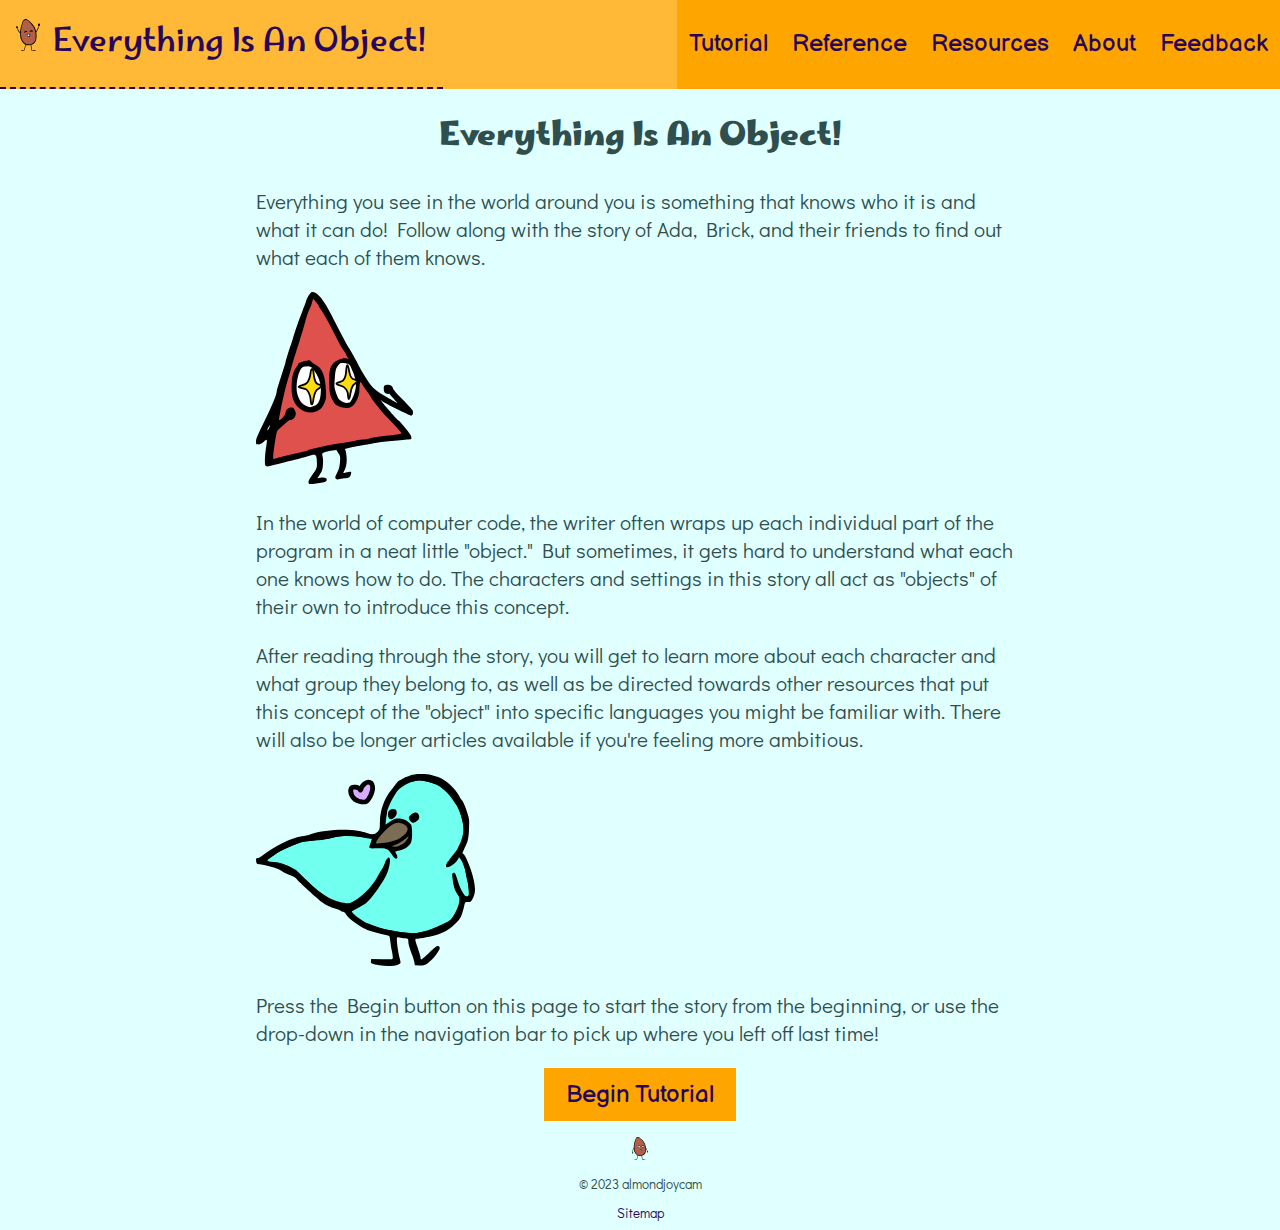
<file: index.html>
<!DOCTYPE html>
<html lang="en">
    <head>
        <meta charset="utf-8" />
        <meta name="viewport" content="width=device-width, initial-scale=1.0" />
        <title>Everything Is An Object!</title>
        <link
            rel="icon"
            href="img/favicon.png" />
        <link
            rel="stylesheet"
            type="text/css"
            href="css/style.css" />
    </head>
    <body>
        <header aria-label="Site Header">
            <nav role="navigation" aria-label="Site Navigation">
                <ul aria-label="Navigation Links">
                    <li class="logo">
                        <a
                            href="index.html"
                            class="this"
                            aria-current="page">
                            <img
                                src="img/almond-2.svg"
                                alt="Excited Camber" />
                            Everything Is An Object!
                        </a>
                    </li>
                    <li class="has-submenu">
                        <a
                            href="tut/page00.html"
                            aria-expanded="false"
                            class="submenu-toggle">
                            Tutorial
                        </a>
                        <ul class="submenu">
                            <li>
                                <a href="tut/page00.html">
                                    00: Introduction
                                </a>
                            </li>
                            <li>
                                <a href="tut/page01.html">
                                    01: Secrets
                                </a>
                            </li>
                            <li>
                                <a href="tut/page02.html">
                                    02: Chirp!
                                </a>
                            </li>
                            <li>
                                <a href="tut/page03.html">
                                    03: Invitation
                                </a>
                            </li>
                            <li>
                                <a href="tut/page04.html">
                                    04: Details
                                </a>
                            </li>
                            <li>
                                <a href="tut/page05.html">
                                    05: Dinnertime
                                </a>
                            </li>
                        </ul>
                    </li>
                    <li>
                        <a href="reference.html">Reference</a>
                    </li>
                    <li>
                        <a href="resources.html">Resources</a>
                    </li>
                    <li><a href="about.html">About</a></li>
                    <li><a href="feedback.html">Feedback</a></li>
                </ul>
            </nav>
        </header>

        <main class="home" aria-label="Home Page">
            <h1>Everything Is An Object!</h1>

            <p>
                Everything you see in the world around you is something that
                knows who it is and what it can do! Follow along with the story
                of Ada, Brick, and their friends to find out what each of them
                knows.
            </p>

            <img src="img/brick-2.svg" alt="Excited Brick" />

            <p>
                In the world of computer code, the writer often wraps up each
                individual part of the program in a neat little "object." But
                sometimes, it gets hard to understand what each one knows how to
                do. The characters and settings in this story all act as
                "objects" of their own to introduce this concept.
            </p>

            <p>
                After reading through the story, you will get to learn more
                about each character and what group they belong to, as well as
                be directed towards other resources that put this concept of the
                "object" into specific languages you might be familiar with.
                There will also be longer articles available if you're feeling
                more ambitious.
            </p>

            <img src="img/ada-2.svg" alt="Pleased Ada" />

            <p>
                Press the Begin button on this page to start the story from the
                beginning, or use the drop-down in the navigation bar to pick up
                where you left off last time!
            </p>

            <p class="begin button">
                <a href="tut/page00.html">Begin Tutorial</a>
            </p>

        </main>

        <footer aria-label="Site Footer">
            <img src="img/almond-1.svg" alt="Smug Camber" />
            <p aria-label="Author">
                <small>&copy; 2023 almondjoycam</small>
            </p>
            <p aria-label="Site Map Link">
                <small><a href="project.html">Sitemap</a></small>
            </p>
        </footer>

        <script src="js/jquery-3.7.0.js"></script>
        <script src="js/navmenu.js"></script>
    </body>
</html>
</file>
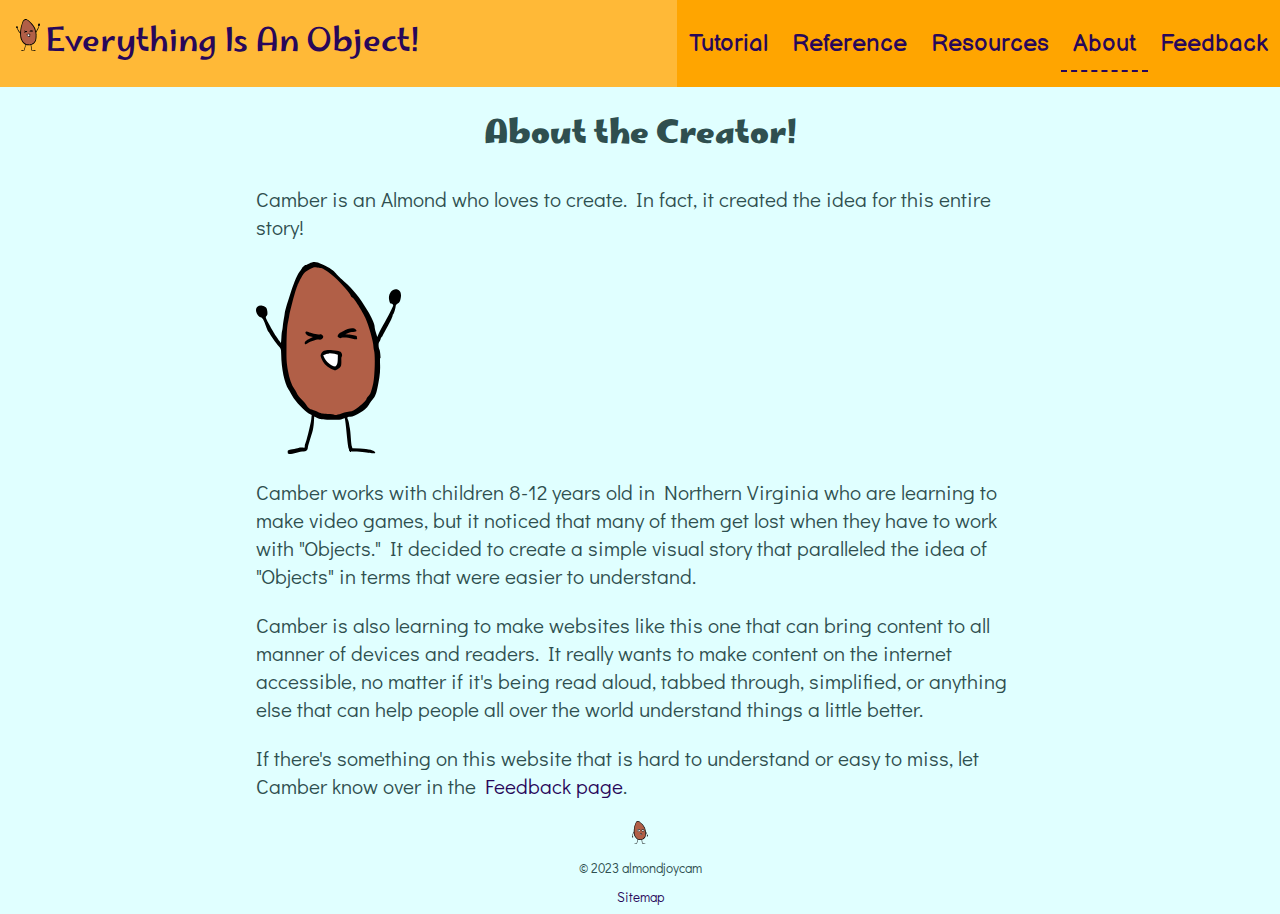
<file: about.html>
<!DOCTYPE html>
<html lang="en">
    <head>
        <meta charset="utf-8" />
        <meta name="viewport" content="width=device-width, initial-scale=1.0" />
        <title>About | Everything Is An Object!</title>
        <link
            rel="icon"
            href="img/favicon.png" />
        <link
            rel="stylesheet"
            type="text/css"
            href="css/style.css" />
    </head>
    <body>
        <header>
            <nav>
                <ul>
                    <li class="logo">
                        <a href="index.html">
                            <img
                                src="img/almond-2.svg"
                                alt="Excited Camber" />Everything Is An Object!
                        </a>
                    </li>
                    <li class="has-submenu">
                        <a
                            href="tut/page00.html"
                            aria-expanded="false"
                            class="submenu-toggle">
                            Tutorial
                        </a>
                        <ul class="submenu">
                            <li>
                                <a href="tut/page00.html">
                                    00: Introduction
                                </a>
                            </li>
                            <li>
                                <a href="tut/page01.html">
                                    01: Secrets
                                </a>
                            </li>
                            <li>
                                <a href="tut/page02.html">
                                    02: Chirp!
                                </a>
                            </li>
                            <li>
                                <a href="tut/page03.html">
                                    03: Invitation
                                </a>
                            </li>
                            <li>
                                <a href="tut/page04.html">
                                    04: Details
                                </a>
                            </li>
                            <li>
                                <a href="tut/page05.html">
                                    05: Dinnertime
                                </a>
                            </li>
                        </ul>
                    </li>
                    <li>
                        <a href="reference.html">Reference</a>
                    </li>
                    <li>
                        <a href="resources.html">Resources</a>
                    </li>
                    <li>
                        <a class="this" href="about.html">
                            About
                        </a>
                    </li>
                    <li><a href="feedback.html">Feedback</a></li>
                </ul>
            </nav>
        </header>

        <main>
            <h1>About the Creator!</h1>

            <p>
                Camber is an Almond who loves to create. In fact, it created the
                idea for this entire story!
            </p>
            <img src="img/almond-2.svg" alt="Joyful Camber" />
            <p>
                Camber works with children 8-12 years old in Northern Virginia
                who are learning to make video games, but it noticed that many
                of them get lost when they have to work with "Objects." It
                decided to create a simple visual story that paralleled the idea
                of "Objects" in terms that were easier to understand.
            </p>
            <p>
                Camber is also learning to make websites like this one that can
                bring content to all manner of devices and readers. It really
                wants to make content on the internet accessible, no matter if
                it's being read aloud, tabbed through, simplified, or anything
                else that can help people all over the world understand things a
                little better.
            </p>
            <p>
                If there's something on this website that is hard to understand
                or easy to miss, let Camber know over in the
                <a href="feedback.html">Feedback page</a>.
            </p>
        </main>

        <footer>
            <img src="img/almond-1.svg" alt="Smug Camber" />
            <p><small>&copy; 2023 almondjoycam</small></p>
            <p>
                <small><a href="project.html">Sitemap</a></small>
            </p>
        </footer>

        <script src="js/jquery-3.7.0.js"></script>
        <script src="js/navmenu.js"></script>
    </body>
</html>
</file>
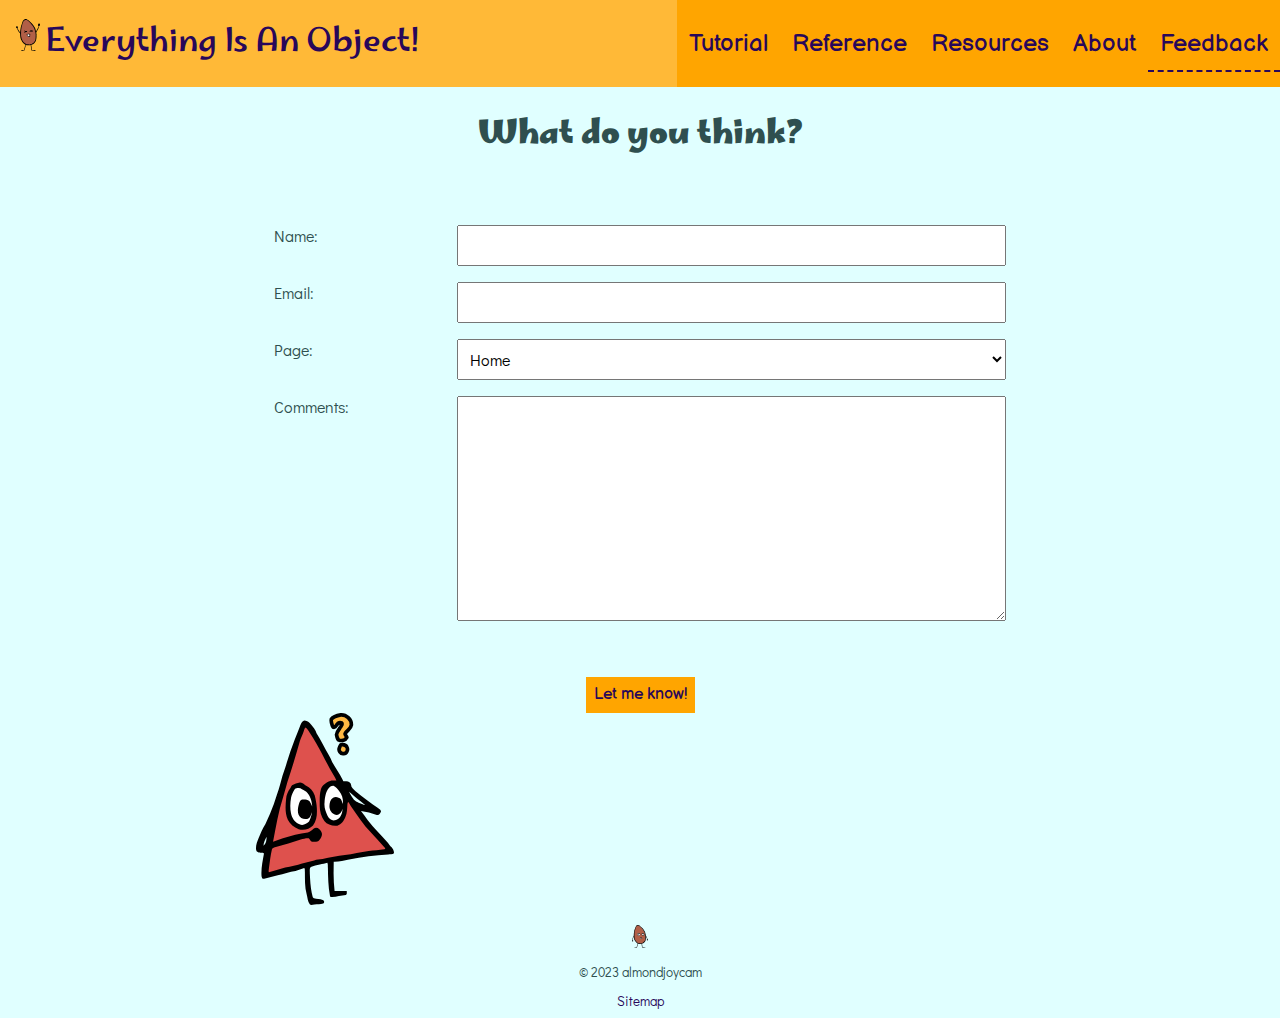
<file: feedback.html>
<!DOCTYPE html>
<html lang="en">
    <head>
        <meta charset="utf-8" />
        <meta name="viewport" content="width=device-width, initial-scale=1.0" />
        <title>Feedback | Everything Is An Object!</title>
        <link
            rel="icon"
            href="img/favicon.png" />
        <link
            rel="stylesheet"
            type="text/css"
            href="css/style.css" />
    </head>
    <body>
        <header>
            <nav>
                <ul>
                    <li class="logo">
                        <a href="index.html">
                            <img
                                src="img/almond-2.svg"
                                alt="Excited Camber" />Everything Is An Object!
                        </a>
                    </li>
                    <li class="has-submenu">
                        <a
                            href="tut/page00.html"
                            aria-expanded="false"
                            class="submenu-toggle">
                            Tutorial
                        </a>
                        <ul class="submenu">
                            <li>
                                <a href="tut/page00.html">
                                    00: Introduction
                                </a>
                            </li>
                            <li>
                                <a href="tut/page01.html">
                                    01: Secrets
                                </a>
                            </li>
                            <li>
                                <a href="tut/page02.html">
                                    02: Chirp!
                                </a>
                            </li>
                            <li>
                                <a href="tut/page03.html">
                                    03: Invitation
                                </a>
                            </li>
                            <li>
                                <a href="tut/page04.html">
                                    04: Details
                                </a>
                            </li>
                            <li>
                                <a href="tut/page05.html">
                                    05: Dinnertime
                                </a>
                            </li>
                        </ul>
                    </li>
                    <li>
                        <a href="reference.html">Reference</a>
                    </li>
                    <li>
                        <a href="resources.html">Resources</a>
                    </li>
                    <li><a href="about.html">About</a></li>
                    <li>
                        <a class="this"
                           href="feedback.html">
                            Feedback
                        </a>
                    </li>
                </ul>
            </nav>
        </header>

        <main>
            <h1>What do you think?</h1>

            <form name="feedback" action="form/form.php" method="POST">
                <fieldset>
                    <ol>
                        <li>
                            <label for="nameField">Name: </label>
                            <input type="text" name="name" id="nameField" required />
                        </li>
                        <li>
                            <label for="emailField">Email: </label>
                            <input type="email" name="email" id="emailField" required />
                        </li>
                        <li>
                            <label for="pageSelect">Page: </label>
                            <select id="pageSelect" name="page">
                                <option value="home">Home</option>
                                <option value="tut0">Tutorial 00: Introduction</option>
                                <option value="tut1">Tutorial 01: Secrets</option>
                                <option value="tut2">Tutorial 02: Chirp!</option>
                                <option value="tut3">Tutorial 03: Invitation</option>
                                <option value="tut4">Tutorial 04: Details</option>
                                <option value="tut5">Tutorial 05: Dinnertime</option>
                                <option value="ref">Reference</option>
                                <option value="res">Resources</option>
                                <option value="about">About</option>
                                <option value="feedback">Feedback</option>
                                <option value="map">Sitemap</option>
                            </select>
                        </li>
                        <li>
                            <label for="commentsField">Comments: </label>
                            <textarea name="comments" id="commentsField" required></textarea>
                        </li>
                    </ol>
                </fieldset>
                <input type="submit" value="Let me know!" />
            </form>

            <img src="img/brick-3.svg" alt="Pensive Brick" />
        </main>

        <footer>
            <img src="img/almond-1.svg" alt="Smug Camber" />
            <p><small>&copy; 2023 almondjoycam</small></p>
            <p>
                <small><a href="project.html">Sitemap</a></small>
            </p>
        </footer>

        <script src="js/jquery-3.7.0.js"></script>
        <script src="js/navmenu.js"></script>
        <script src="form/form.js"></script>
    </body>
</html>
</file>
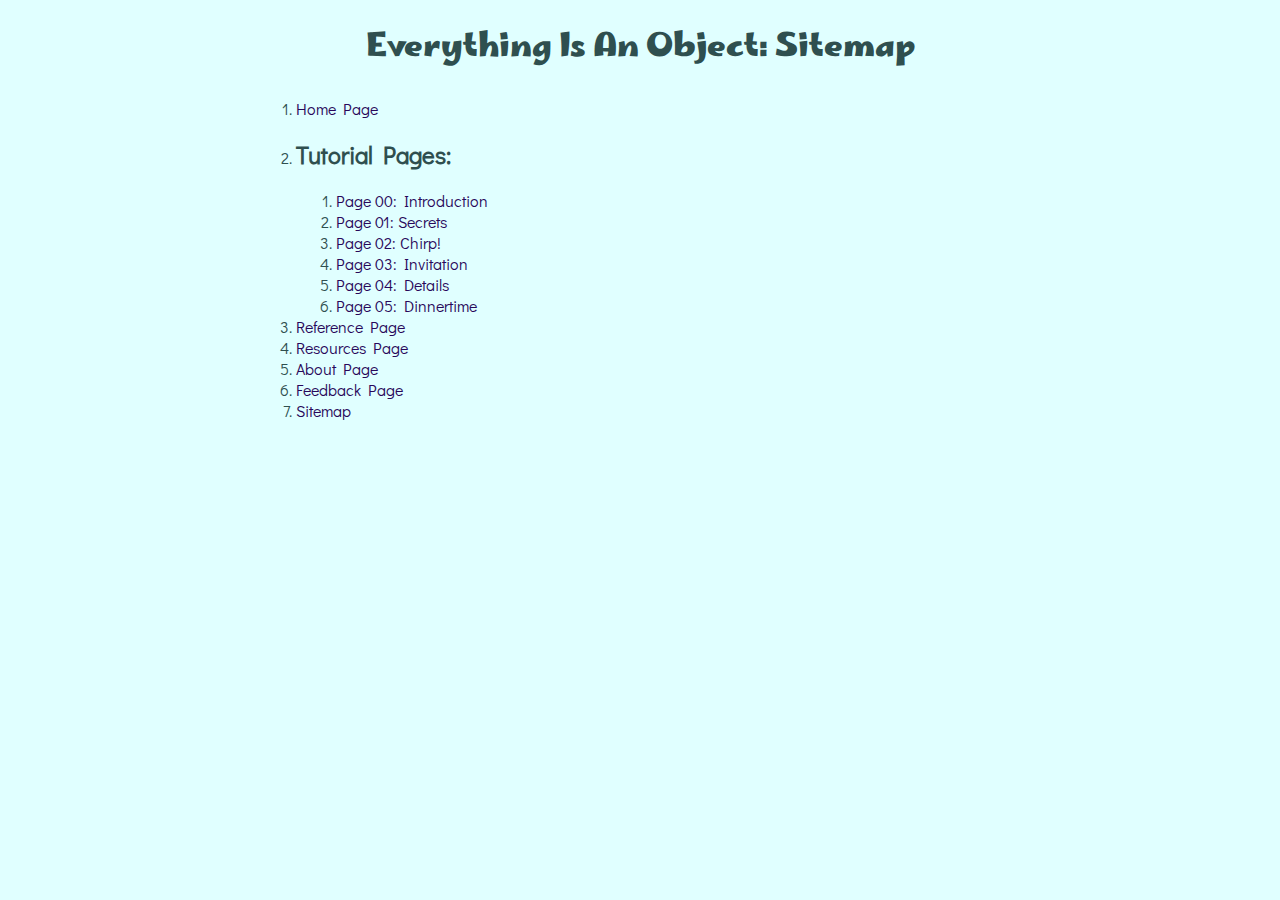
<file: project.html>
<!DOCTYPE html>
<html lang="en">
    <head>
        <meta charset="utf-8" />
        <meta name="viewport" content="width=device-width, initial-scale=1.0" />
        <title>Sitemap | Everything Is An Object!</title>
        <link
            rel="icon"
            href="img/favicon.png" />
        <link
            rel="stylesheet"
            type="text/css"
            href="css/style.css" />
    </head>

    <body>
        <main>
            <h1>Everything Is An Object: Sitemap</h1>
            <ol>
                <li><a href="index.html">Home Page</a></li>
                <li>
                    <h2>Tutorial Pages:</h2>
                </li>
                <ol>
                    <li>
                        <a href="tut/page00.html"
                            >Page 00: Introduction</a
                        >
                    </li>
                    <li>
                        <a href="tut/page01.html"
                            >Page 01: Secrets</a
                        >
                    </li>
                    <li>
                        <a href="tut/page02.html"
                            >Page 02: Chirp!</a
                        >
                    </li>
                    <li>
                        <a href="tut/page03.html"
                            >Page 03: Invitation</a
                        >
                    </li>
                    <li>
                        <a href="tut/page04.html"
                            >Page 04: Details</a
                        >
                    </li>
                    <li>
                        <a href="tut/page05.html"
                            >Page 05: Dinnertime</a
                        >
                    </li>
                </ol>
                <li>
                    <a href="reference.html">Reference Page</a>
                </li>
                <li>
                    <a href="resources.html">Resources Page</a>
                </li>
                <li><a href="about.html">About Page</a></li>
                <li>
                    <a href="feedback.html">Feedback Page</a>
                </li>
                <li><a href="project.html">Sitemap</a></li>
            </ol>
        </main>
    </body>
</html>
</file>
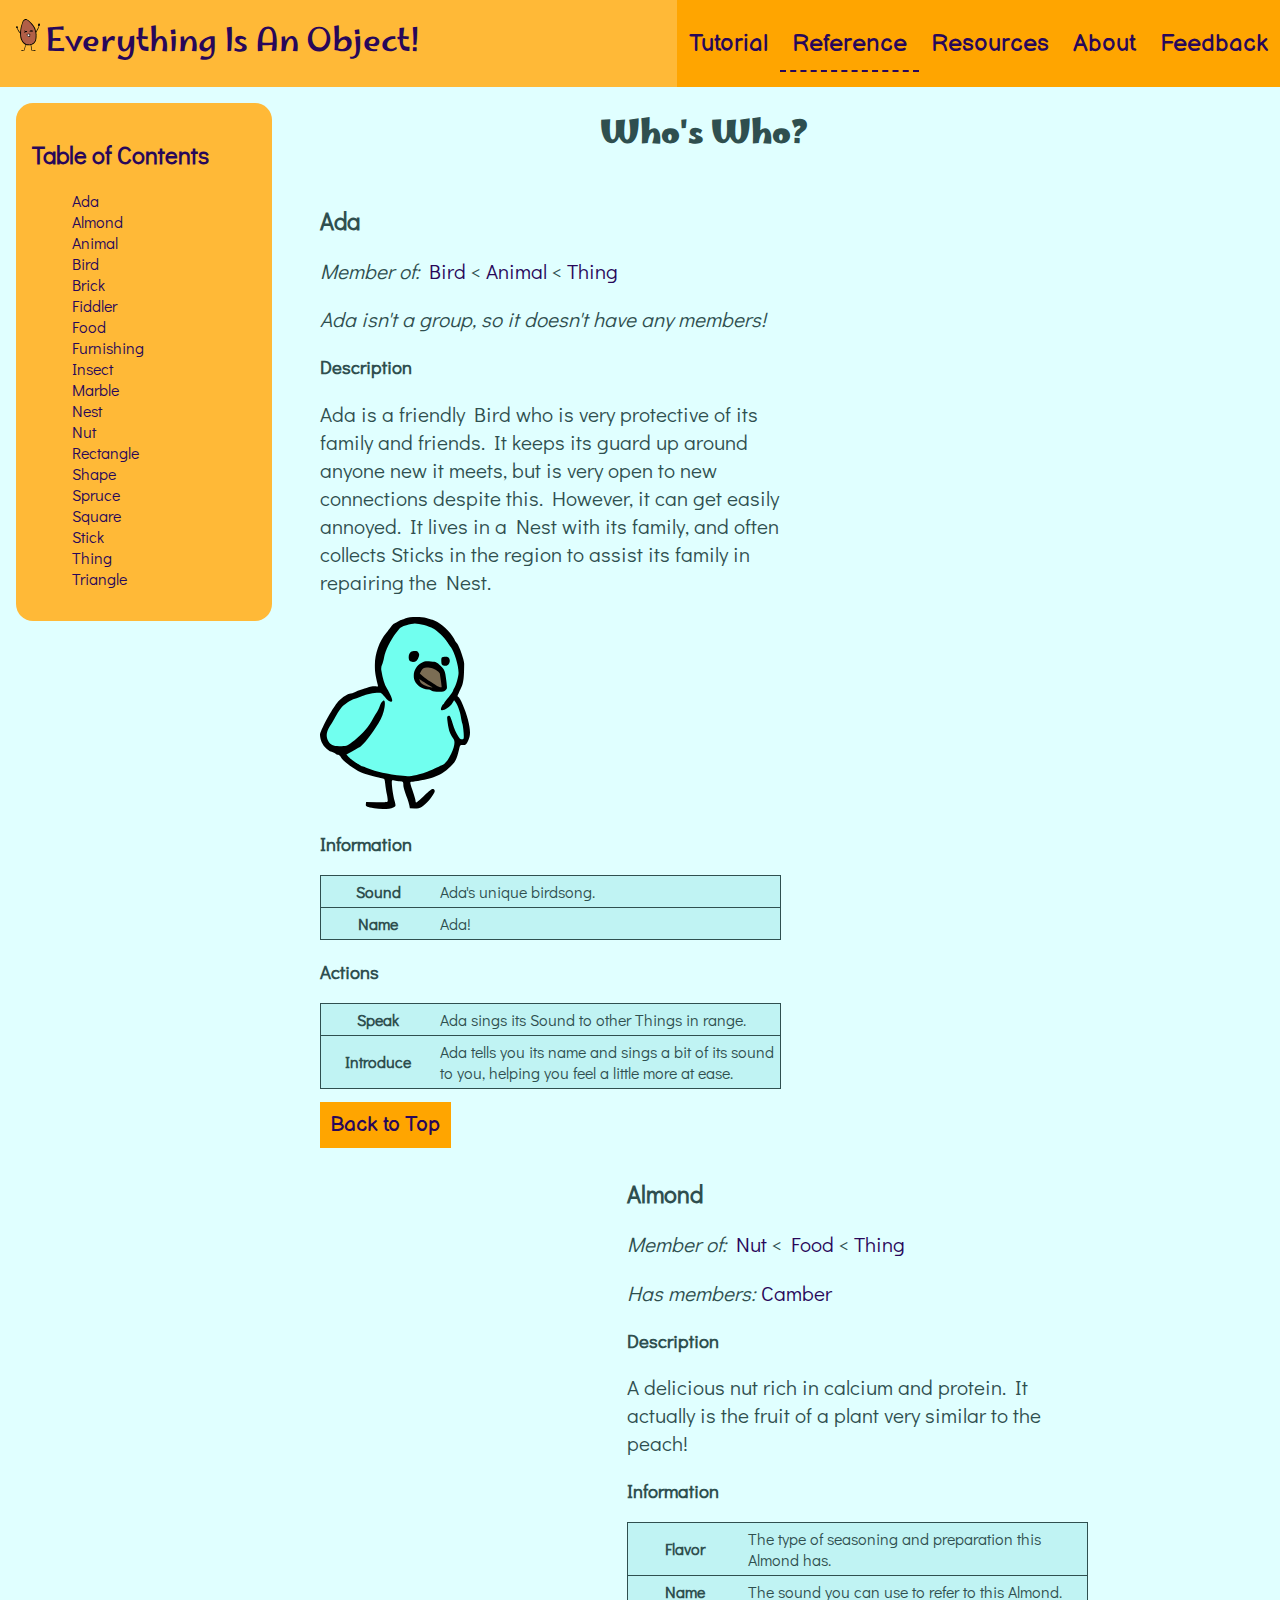
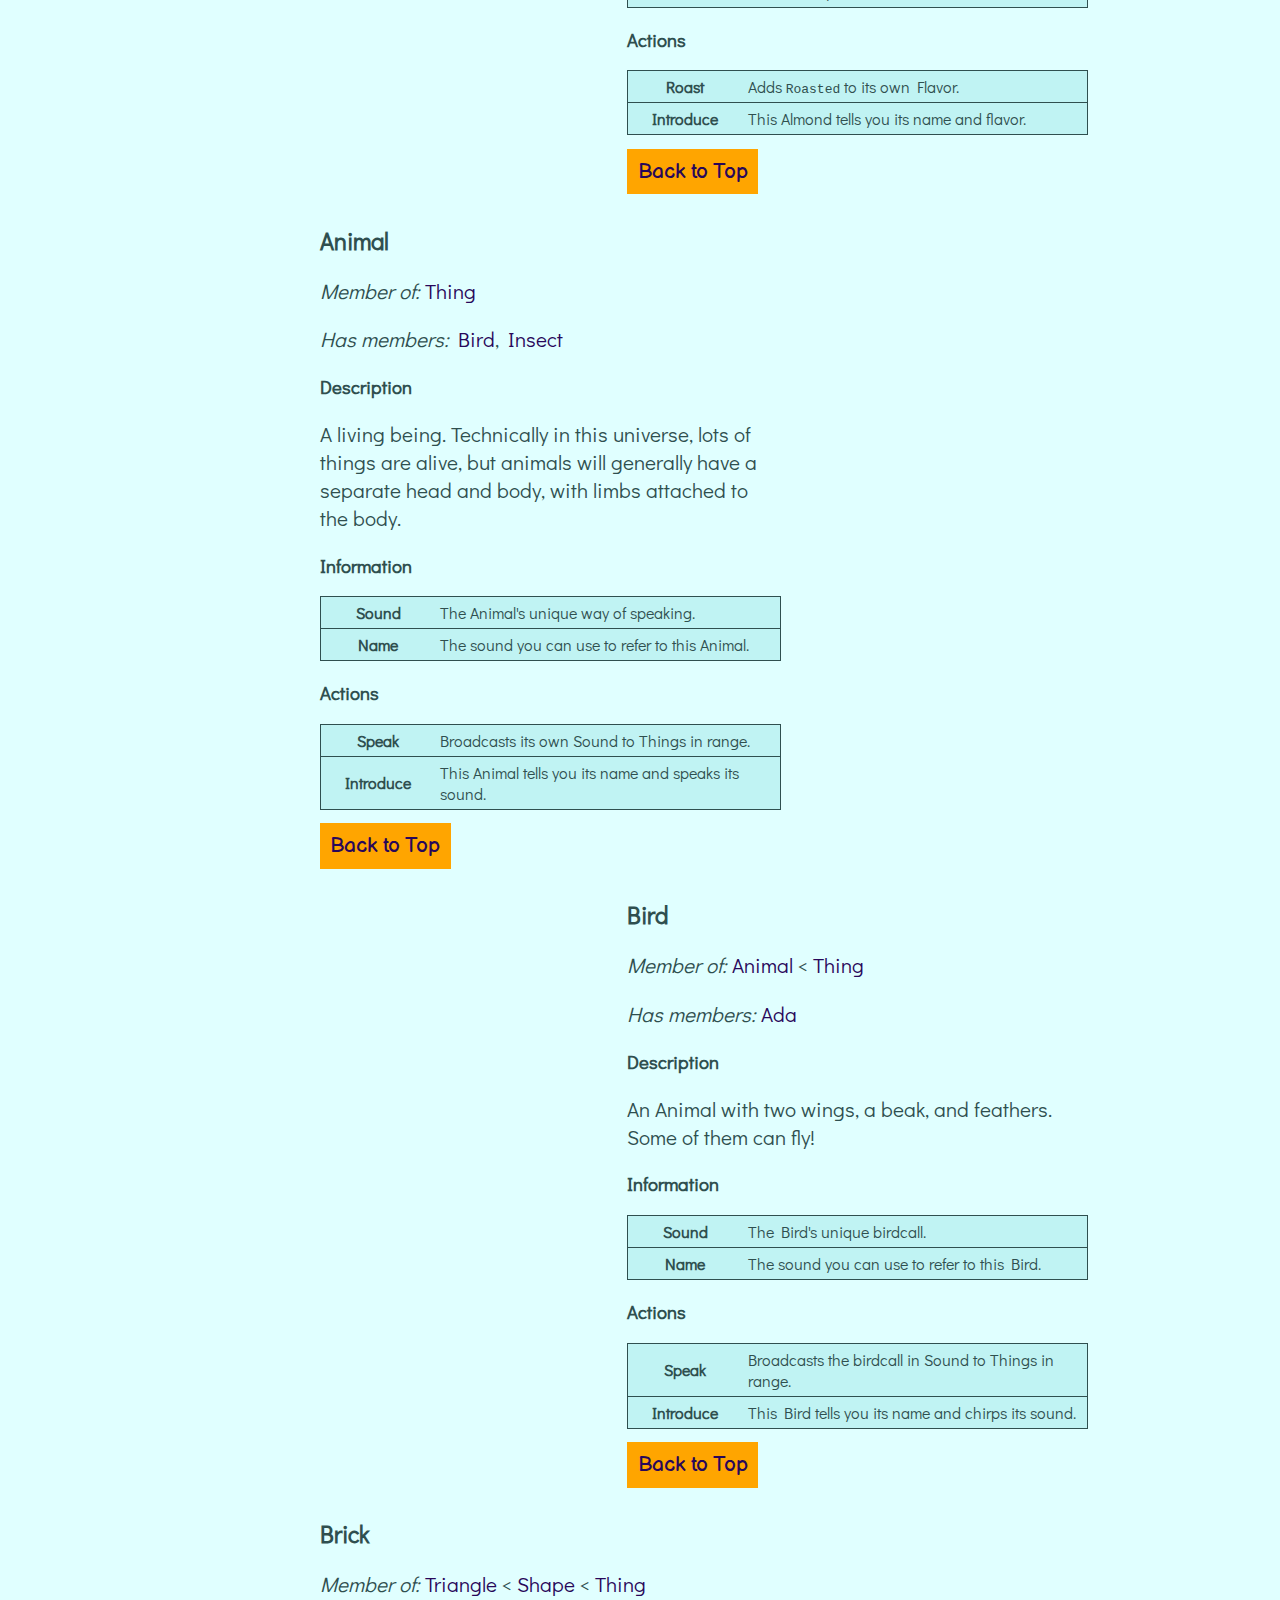
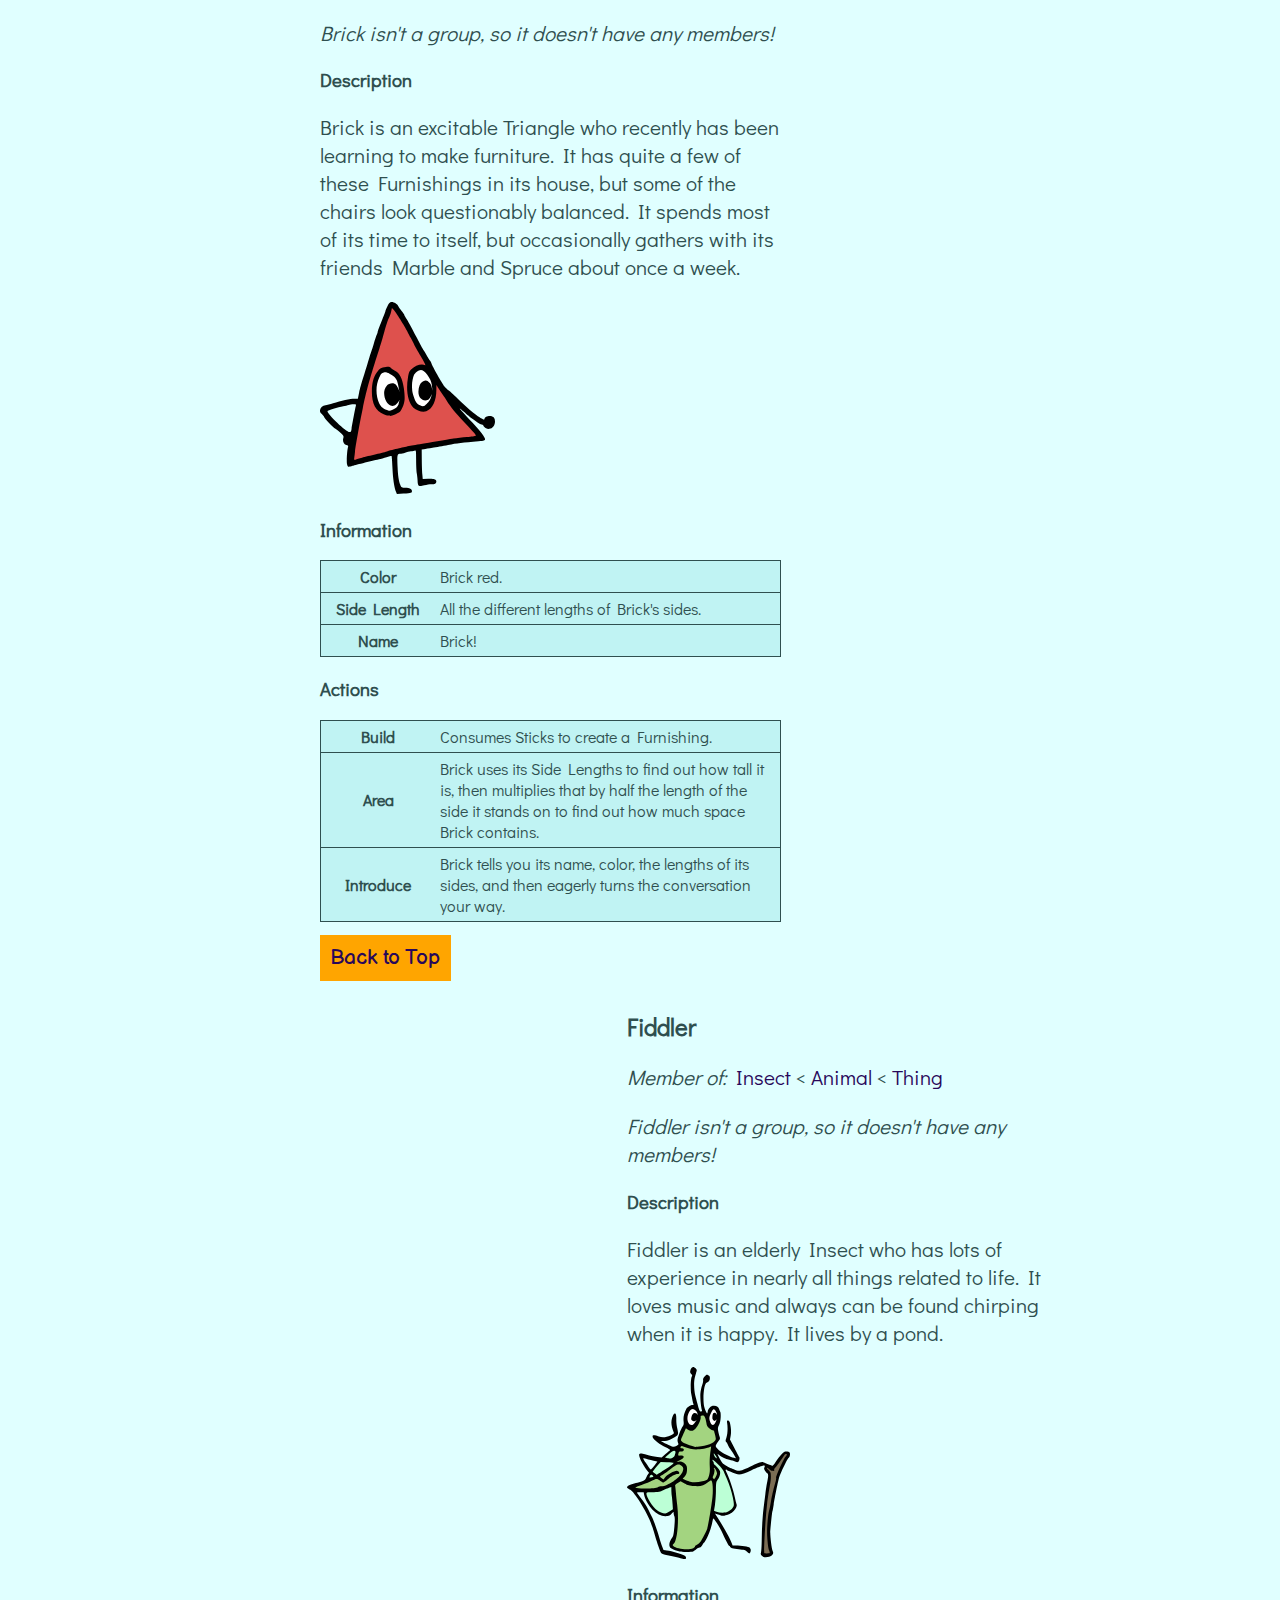
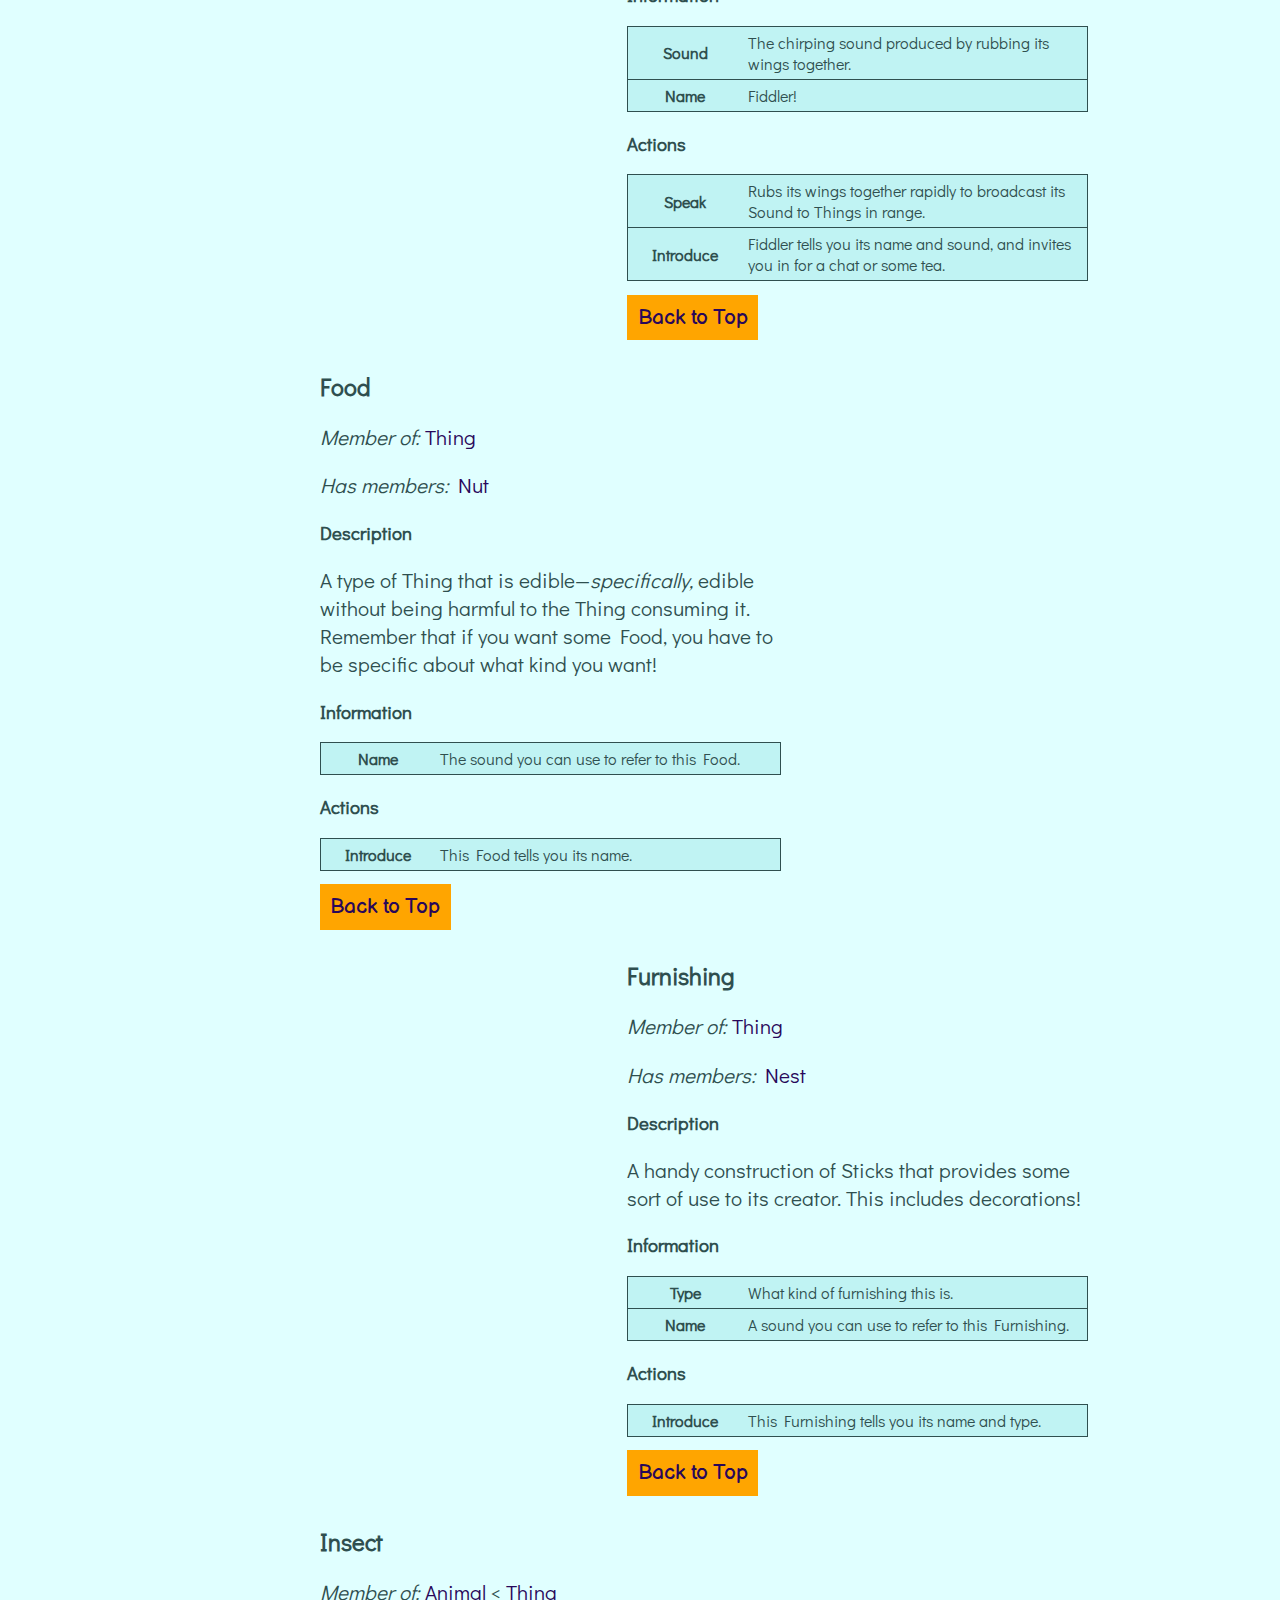
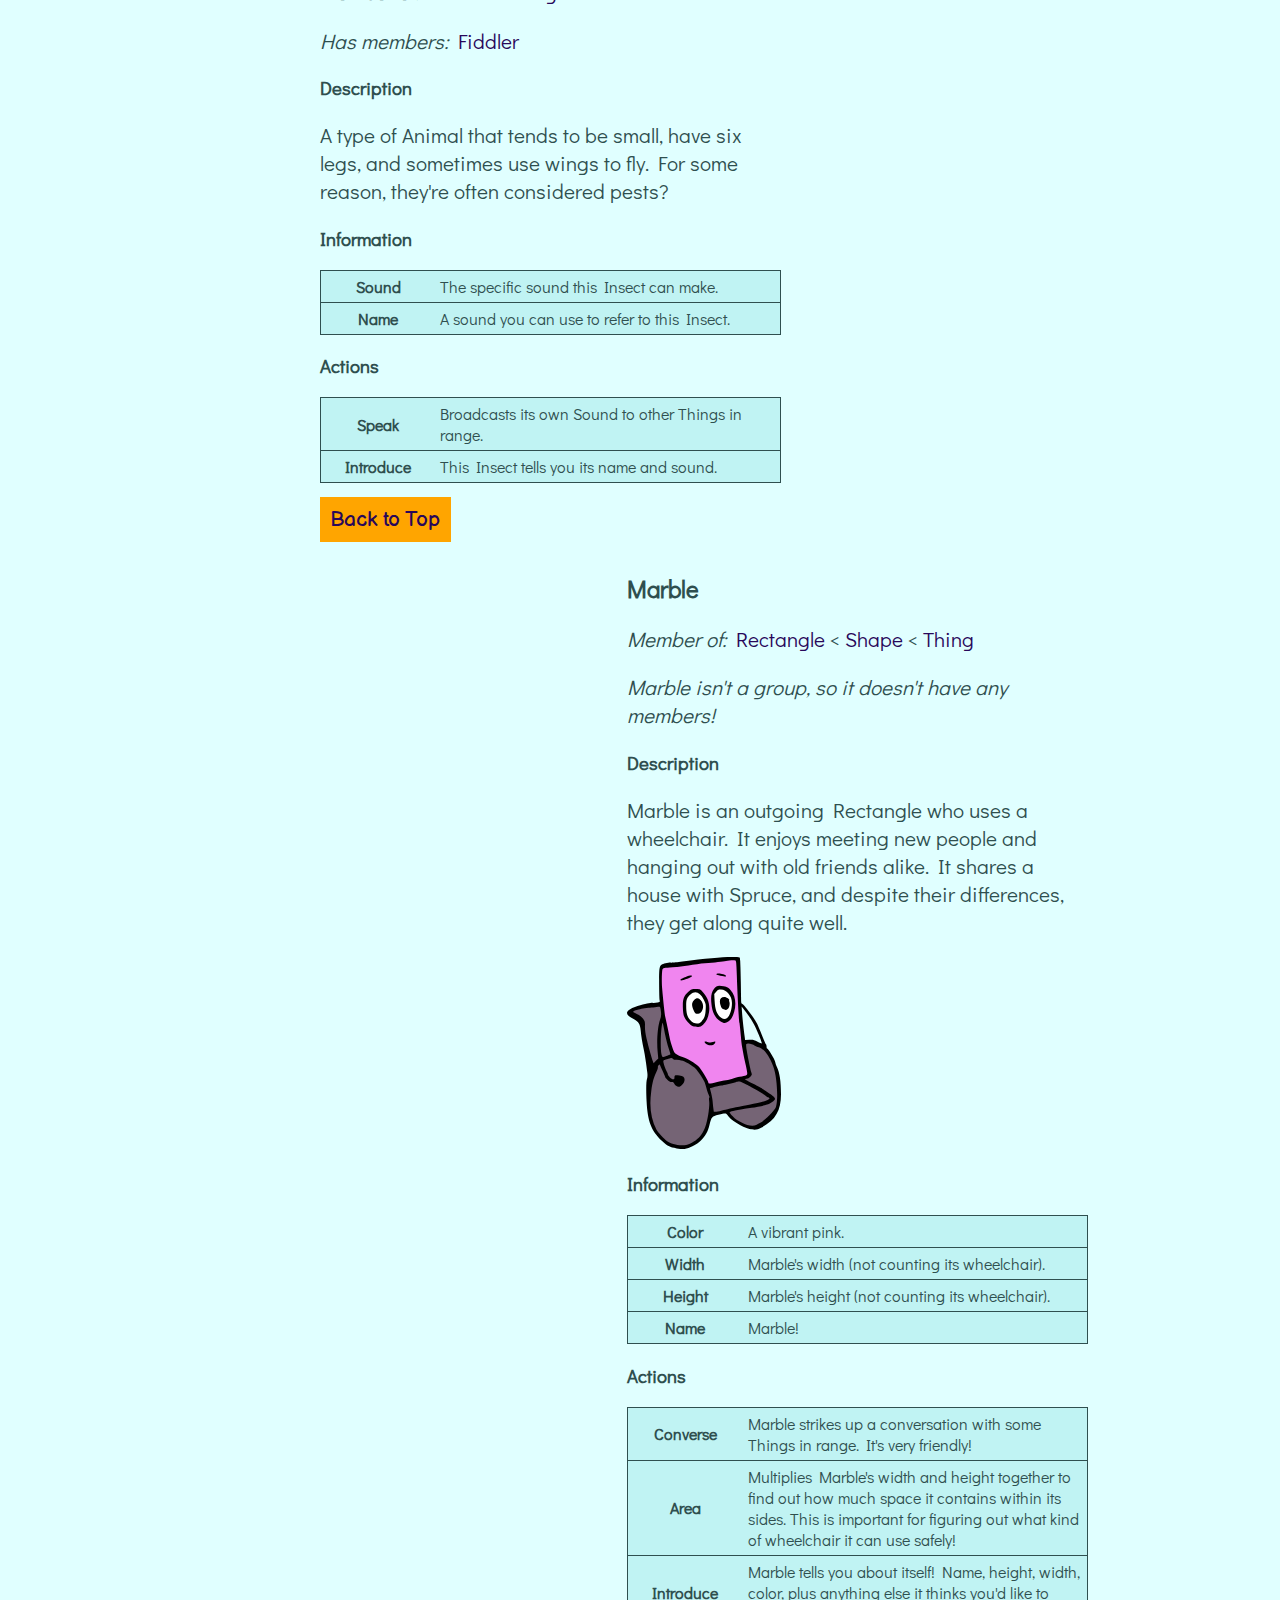
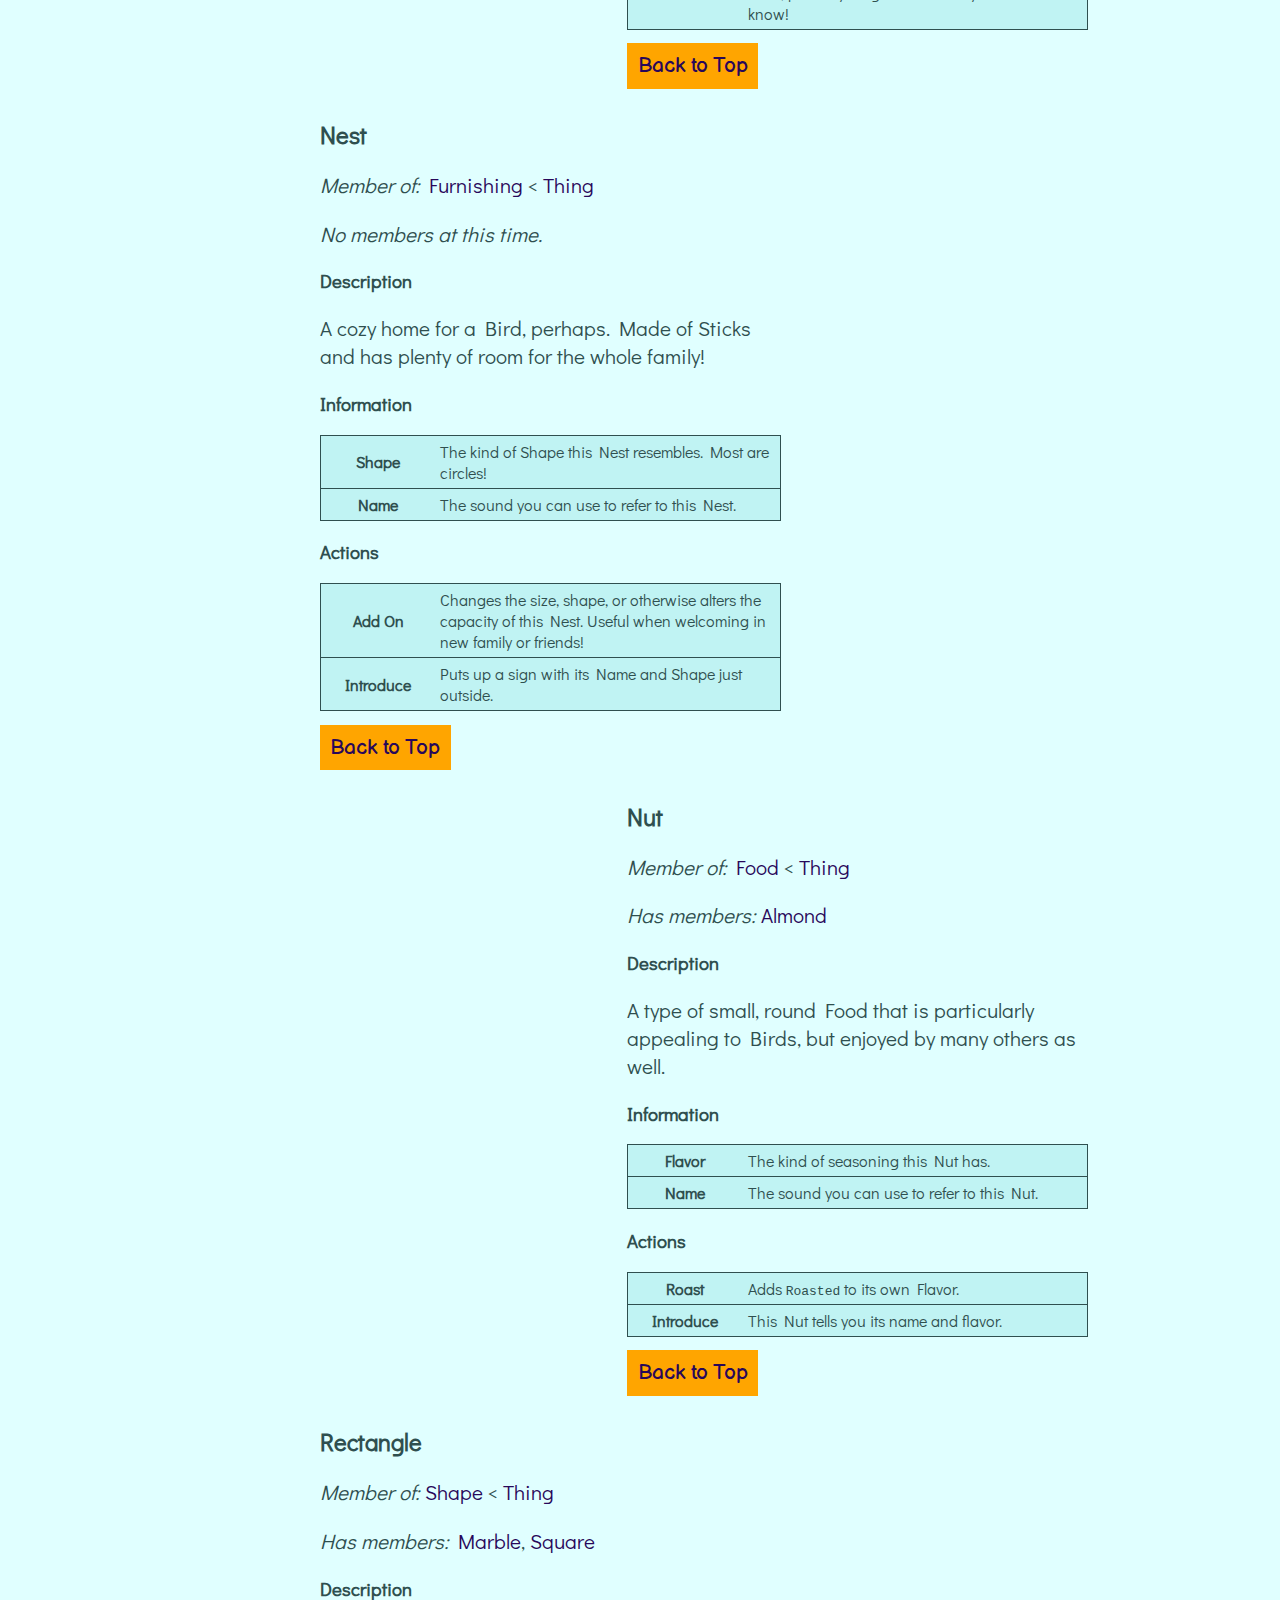
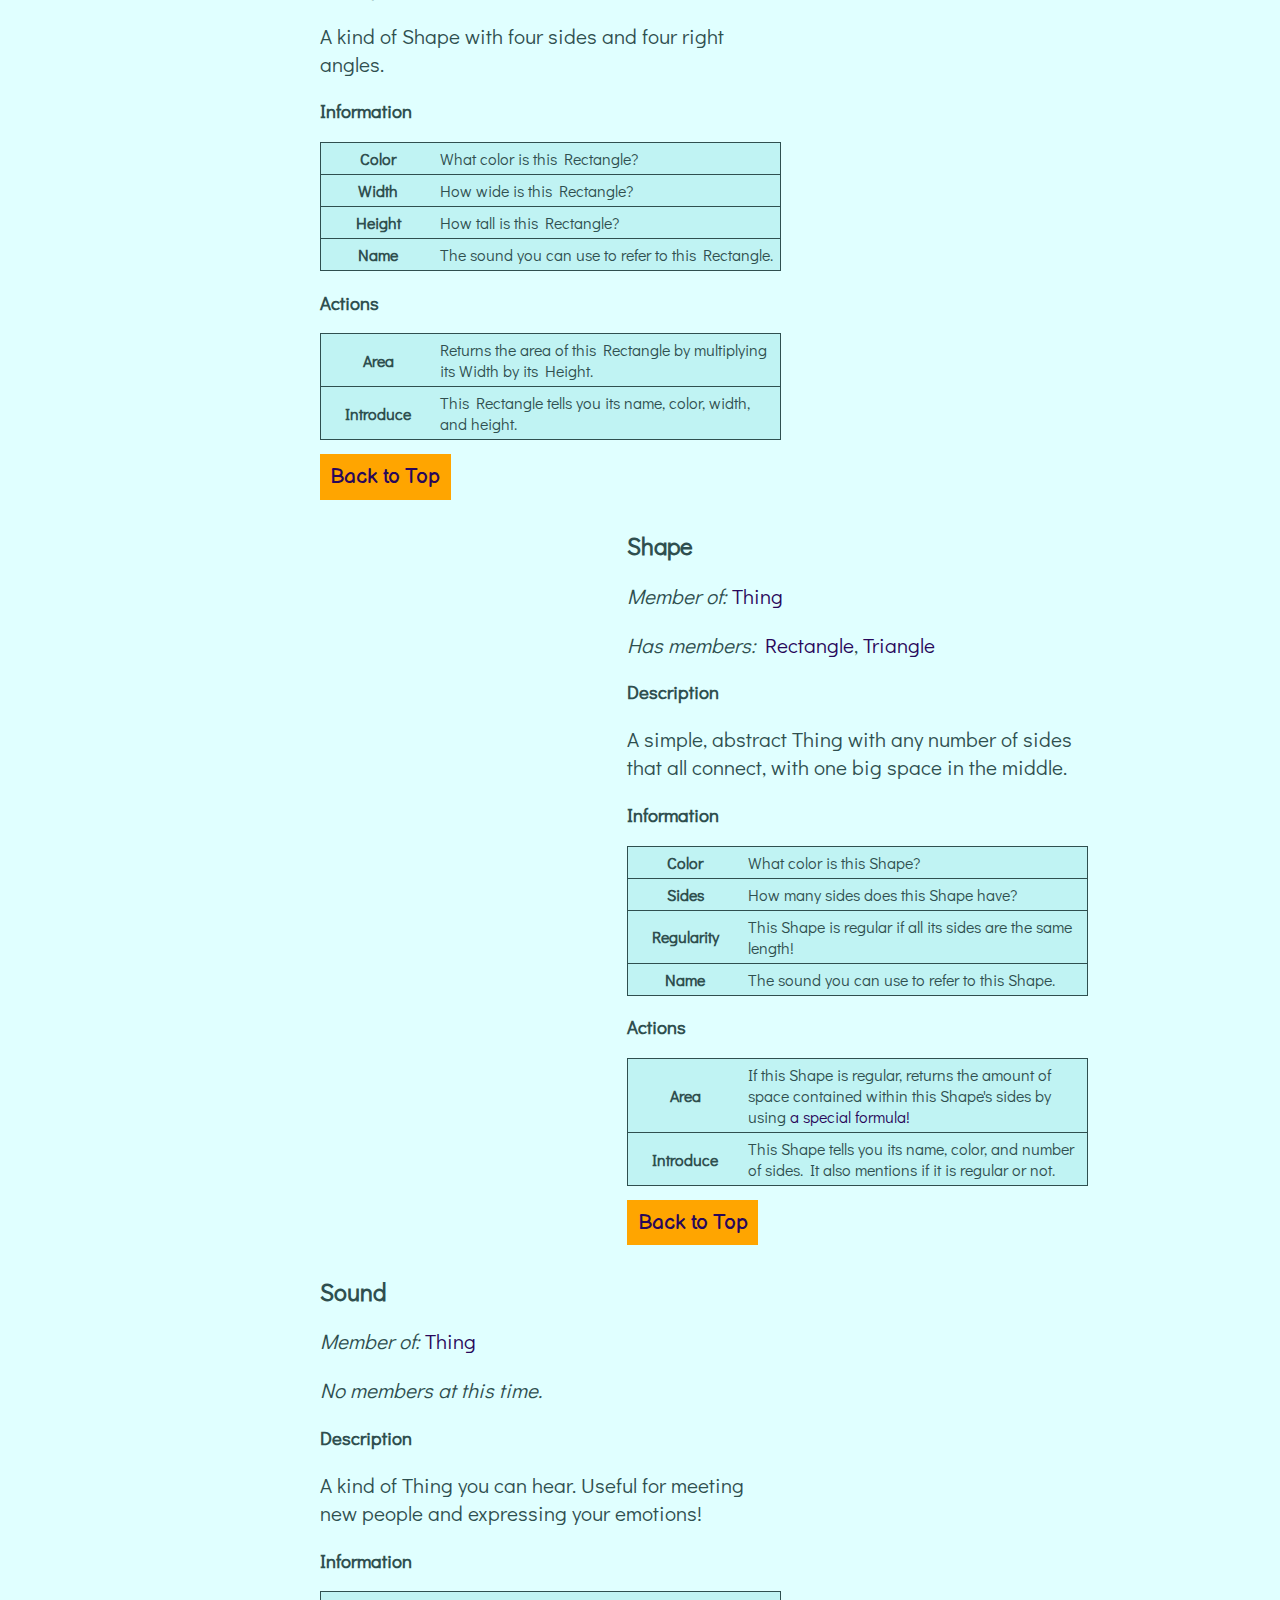
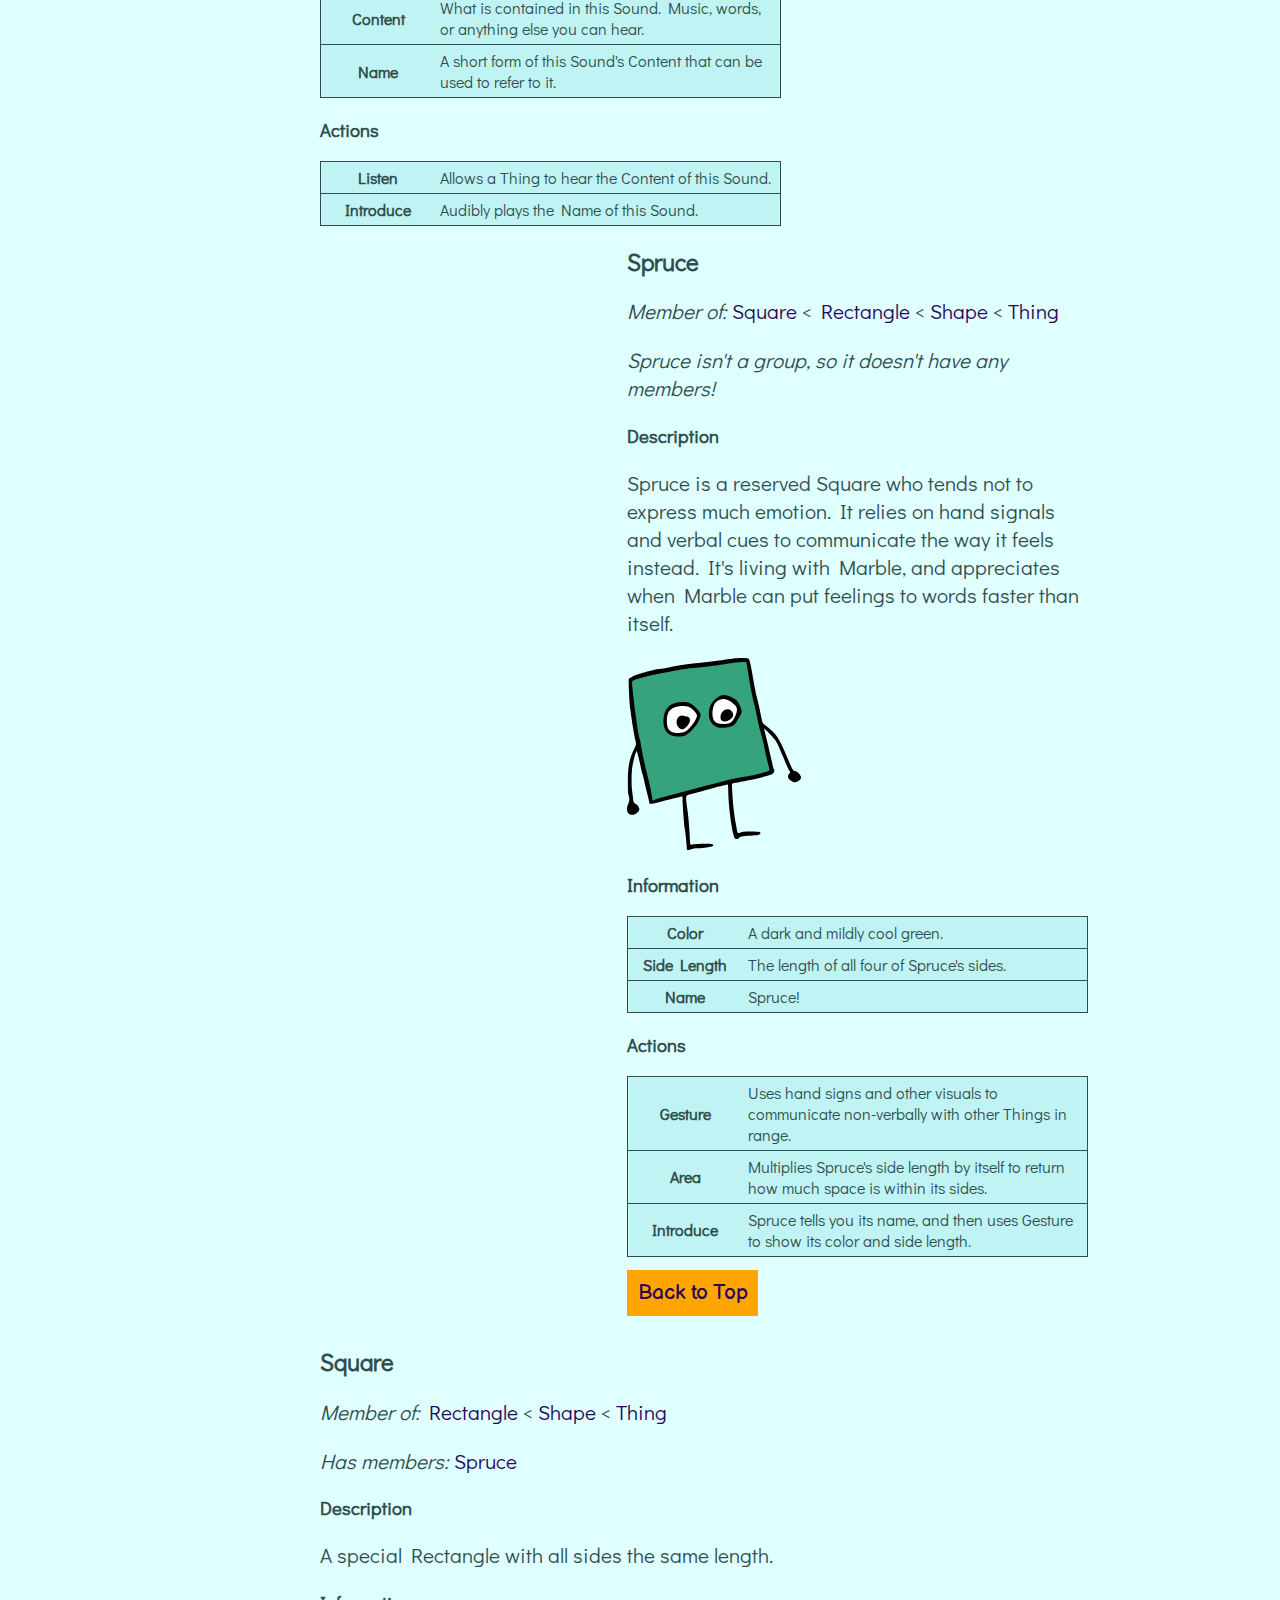
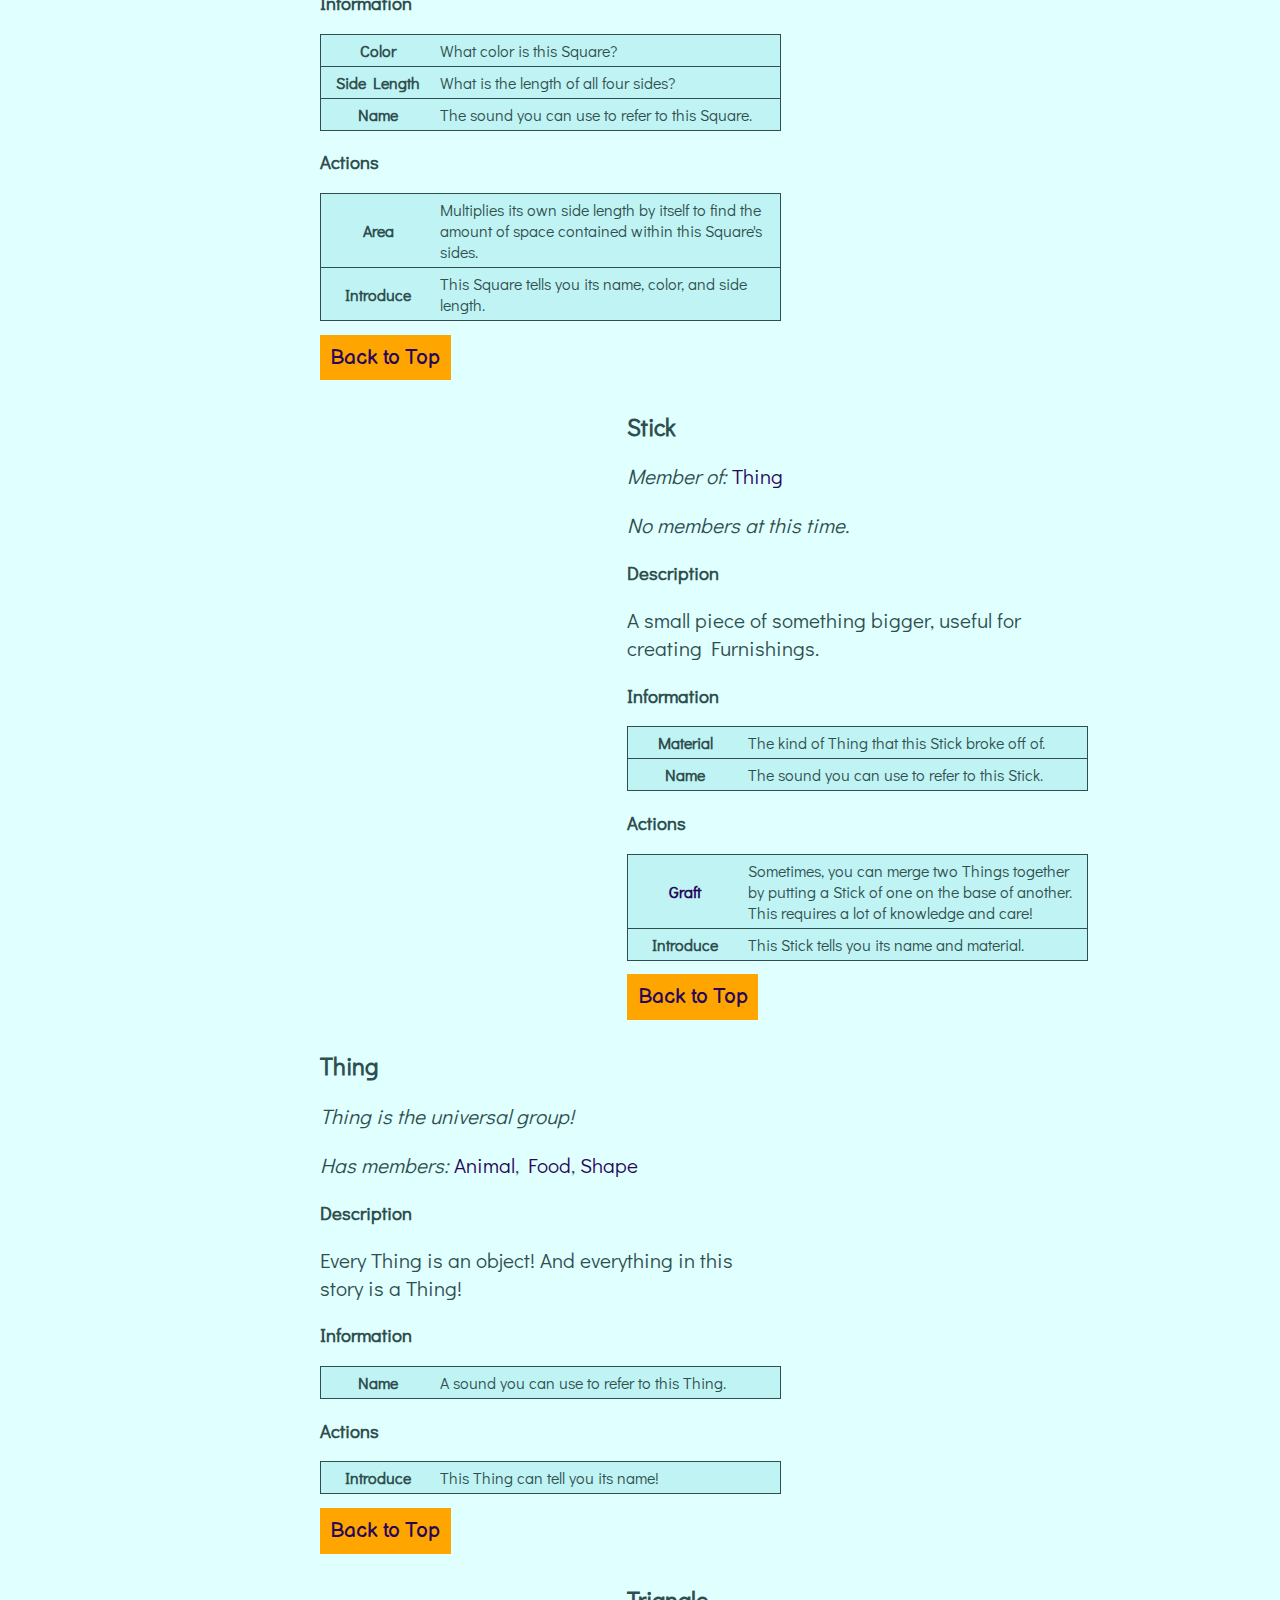
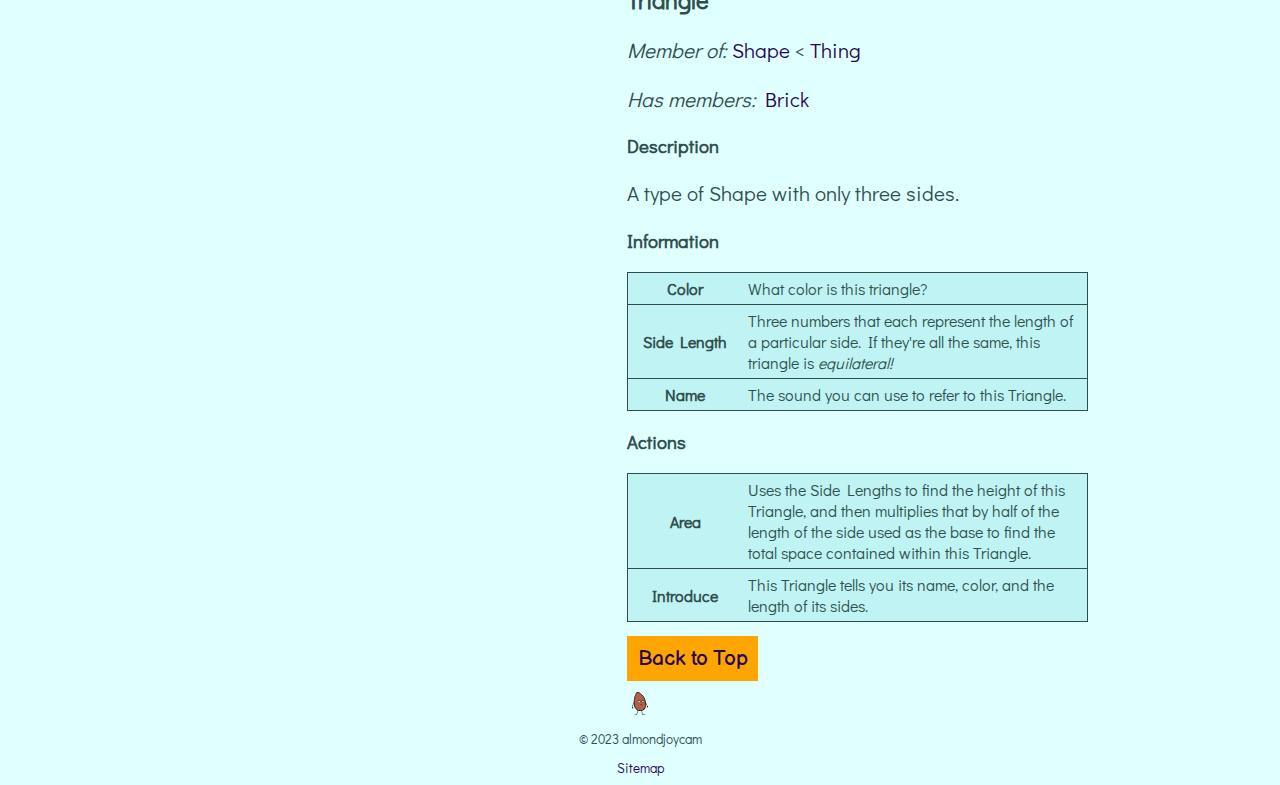
<file: reference.html>
<!DOCTYPE html>
<html lang="en">
    <head>
        <meta charset="utf-8" />
        <meta name="viewport" content="width=device-width, initial-scale=1.0" />
        <title>Reference | Everything Is An Object!</title>
        <link
            rel="icon"
            href="img/favicon.png" />
        <link
            rel="stylesheet"
            type="text/css"
            href="css/style.css" />
    </head>
    <body>
        <header>
            <nav>
                <ul>
                    <li class="logo">
                        <a href="index.html">
                            <img
                                src="img/almond-2.svg"
                                alt="Excited Camber" />Everything Is An Object!
                        </a>
                    </li>
                    <li class="has-submenu">
                        <a
                            href="tut/page00.html"
                            aria-expanded="false"
                            class="submenu-toggle">
                            Tutorial
                        </a>
                        <ul class="submenu">
                            <li>
                                <a href="tut/page00.html">
                                    00: Introduction
                                </a>
                            </li>
                            <li>
                                <a href="tut/page01.html">
                                    01: Secrets
                                </a>
                            </li>
                            <li>
                                <a href="tut/page02.html">
                                    02: Chirp!
                                </a>
                            </li>
                            <li>
                                <a href="tut/page03.html">
                                    03: Invitation
                                </a>
                            </li>
                            <li>
                                <a href="tut/page04.html">
                                    04: Details
                                </a>
                            </li>
                            <li>
                                <a href="tut/page05.html">
                                    05: Dinnertime
                                </a>
                            </li>
                        </ul>
                    </li>
                    <li>
                        <a
                            href="reference.html"
                            class="this">
                            Reference
                        </a>
                    </li>
                    <li>
                        <a href="resources.html">Resources</a>
                    </li>
                    <li><a href="about.html">About</a></li>
                    <li><a href="feedback.html">Feedback</a></li>
                </ul>
            </nav>
        </header>

        <aside class="ref">
            <h2>Table of Contents</h2>
            <nav>
                <ol>
                    <li><a href="#ada">Ada</a></li>
                    <li><a href="#almond">Almond</a></li>
                    <li><a href="#animal">Animal</a></li>
                    <li><a href="#bird">Bird</a></li>
                    <li><a href="#brick">Brick</a></li>
                    <li><a href="#fiddler">Fiddler</a></li>
                    <li><a href="#food">Food</a></li>
                    <li><a href="#furnishing">Furnishing</a></li>
                    <li><a href="#insect">Insect</a></li>
                    <li><a href="#marble">Marble</a></li>
                    <li><a href="#nest">Nest</a></li>
                    <li><a href="#nut">Nut</a></li>
                    <li><a href="#rectangle">Rectangle</a></li>
                    <li><a href="#shape">Shape</a></li>
                    <li><a href="#spruce">Spruce</a></li>
                    <li><a href="#square">Square</a></li>
                    <li><a href="#stick">Stick</a></li>
                    <li><a href="#thing">Thing</a></li>
                    <li><a href="#triangle">Triangle</a></li>
                </ol>
            </nav>
        </aside>

        <main class="ref">
            <h1 id="top">Who's Who?</h1>

            <section id="ada">
                <h2>Ada</h2>
                <p>
                    <em>Member of:</em> <a href="#bird">Bird</a> &lt;
                    <a href="#animal">Animal</a> &lt; <a href="#thing">Thing</a>
                </p>
                <p>
                    <em>Ada isn't a group, so it doesn't have any members!</em>
                </p>
                <h3>Description</h3>
                <p>
                    Ada is a friendly Bird who is very protective of its family
                    and friends. It keeps its guard up around anyone new it
                    meets, but is very open to new connections despite this.
                    However, it can get easily annoyed. It lives in a Nest with
                    its family, and often collects Sticks in the region to
                    assist its family in repairing the Nest.
                </p>
                <img src="img/ada-1.svg" alt="Resting Ada" />
                <h3>Information</h3>
                <table>
                    <tr>
                        <th>Sound</th>
                        <td>Ada's unique birdsong.</td>
                    </tr>
                    <tr>
                        <th>Name</th>
                        <td>Ada!</td>
                    </tr>
                </table>
                <h3>Actions</h3>
                <table>
                    <tr>
                        <th>Speak</th>
                        <td>Ada sings its Sound to other Things in range.</td>
                    </tr>
                    <tr>
                        <th>Introduce</th>
                        <td>
                            Ada tells you its name and sings a bit of its sound
                            to you, helping you feel a little more at ease.
                        </td>
                    </tr>
                </table>
                <p><a class="button" href="#top">Back to Top</a></p>
            </section>

            <section id="almond">
                <h2>Almond</h2>
                <p>
                    <em>Member of:</em> <a href="#nut">Nut</a> &lt;
                    <a href="#food">Food</a> &lt; <a href="#thing">Thing</a>
                </p>
                <p>
                    <em>Has members:</em>
                    <a href="about.html">Camber</a>
                </p>
                <h3>Description</h3>
                <p>
                    A delicious nut rich in calcium and protein. It actually is
                    the fruit of a plant very similar to the peach!
                </p>
                <h3>Information</h3>
                <table>
                    <tr>
                        <th>Flavor</th>
                        <td>
                            The type of seasoning and preparation this Almond
                            has.
                        </td>
                    </tr>
                    <tr>
                        <th>Name</th>
                        <td>The sound you can use to refer to this Almond.</td>
                    </tr>
                </table>
                <h3>Actions</h3>
                <table>
                    <tr>
                        <th>Roast</th>
                        <td>Adds <code>Roasted</code> to its own Flavor.</td>
                    </tr>
                    <tr>
                        <th>Introduce</th>
                        <td>This Almond tells you its name and flavor.</td>
                    </tr>
                </table>
                <p><a class="button" href="#top">Back to Top</a></p>
            </section>

            <section id="animal">
                <h2>Animal</h2>
                <p><em>Member of:</em> <a href="#thing">Thing</a></p>
                <p>
                    <em>Has members:</em> <a href="#bird">Bird</a>,
                    <a href="#insect">Insect</a>
                </p>
                <h3>Description</h3>
                <p>
                    A living being. Technically in this universe, lots of things
                    are alive, but animals will generally have a separate head
                    and body, with limbs attached to the body.
                </p>
                <h3>Information</h3>
                <table>
                    <tr>
                        <th>Sound</th>
                        <td>The Animal's unique way of speaking.</td>
                    </tr>
                    <tr>
                        <th>Name</th>
                        <td>The sound you can use to refer to this Animal.</td>
                    </tr>
                </table>
                <h3>Actions</h3>
                <table>
                    <tr>
                        <th>Speak</th>
                        <td>Broadcasts its own Sound to Things in range.</td>
                    </tr>
                    <tr>
                        <th>Introduce</th>
                        <td>
                            This Animal tells you its name and speaks its sound.
                        </td>
                    </tr>
                </table>
                <p><a class="button" href="#top">Back to Top</a></p>
            </section>

            <section id="bird">
                <h2>Bird</h2>
                <p>
                    <em>Member of:</em> <a href="#animal">Animal</a> &lt;
                    <a href="#thing">Thing</a>
                </p>
                <p><em>Has members:</em> <a href="#ada">Ada</a></p>
                <h3>Description</h3>
                <p>
                    An Animal with two wings, a beak, and feathers. Some of them
                    can fly!
                </p>
                <h3>Information</h3>
                <table>
                    <tr>
                        <th>Sound</th>
                        <td>The Bird's unique birdcall.</td>
                    </tr>
                    <tr>
                        <th>Name</th>
                        <td>The sound you can use to refer to this Bird.</td>
                    </tr>
                </table>
                <h3>Actions</h3>
                <table>
                    <tr>
                        <th>Speak</th>
                        <td>
                            Broadcasts the birdcall in Sound to Things in range.
                        </td>
                    </tr>
                    <tr>
                        <th>Introduce</th>
                        <td>
                            This Bird tells you its name and chirps its sound.
                        </td>
                    </tr>
                </table>
                <p><a class="button" href="#top">Back to Top</a></p>
            </section>

            <section id="brick">
                <h2>Brick</h2>
                <p>
                    <em>Member of:</em> <a href="#triangle">Triangle</a> &lt;
                    <a href="#shape">Shape</a> &lt; <a href="#thing">Thing</a>
                </p>
                <p>
                    <em>
                        Brick isn't a group, so it doesn't have any members!
                    </em>
                </p>
                <h3>Description</h3>
                <p>
                    Brick is an excitable Triangle who recently has been
                    learning to make furniture. It has quite a few of these
                    Furnishings in its house, but some of the chairs look
                    questionably balanced. It spends most of its time to itself,
                    but occasionally gathers with its friends Marble and Spruce
                    about once a week.
                </p>
                <img src="img/brick-1.svg" alt="Happy Brick" />
                <h3>Information</h3>
                <table>
                    <tr>
                        <th>Color</th>
                        <td>Brick red.</td>
                    </tr>
                    <tr>
                        <th>Side Length</th>
                        <td>All the different lengths of Brick's sides.</td>
                    </tr>
                    <tr>
                        <th>Name</th>
                        <td>Brick!</td>
                    </tr>
                </table>
                <h3>Actions</h3>
                <table>
                    <tr>
                        <th>Build</th>
                        <td>Consumes Sticks to create a Furnishing.</td>
                    </tr>
                    <tr>
                        <th>Area</th>
                        <td>
                            Brick uses its Side Lengths to find out how tall it
                            is, then multiplies that by half the length of the
                            side it stands on to find out how much space Brick
                            contains.
                        </td>
                    </tr>
                    <tr>
                        <th>Introduce</th>
                        <td>
                            Brick tells you its name, color, the lengths of its
                            sides, and then eagerly turns the conversation your
                            way.
                        </td>
                    </tr>
                </table>
                <p><a class="button" href="#top">Back to Top</a></p>
            </section>

            <section id="fiddler">
                <h2>Fiddler</h2>
                <p>
                    <em>Member of:</em> <a href="#insect">Insect</a> &lt;
                    <a href="#animal">Animal</a> &lt; <a href="#thing">Thing</a>
                </p>
                <p>
                    <em>
                        Fiddler isn't a group, so it doesn't have any members!
                    </em>
                </p>
                <h3>Description</h3>
                <p>
                    Fiddler is an elderly Insect who has lots of experience in
                    nearly all things related to life. It loves music and always
                    can be found chirping when it is happy. It lives by a pond.
                </p>
                <img
                    src="img/fiddler-1.svg"
                    alt="Welcoming Fiddler" />
                <h3>Information</h3>
                <table>
                    <tr>
                        <th>Sound</th>
                        <td>
                            The chirping sound produced by rubbing its wings
                            together.
                        </td>
                    </tr>
                    <tr>
                        <th>Name</th>
                        <td>Fiddler!</td>
                    </tr>
                </table>
                <h3>Actions</h3>
                <table>
                    <tr>
                        <th>Speak</th>
                        <td>
                            Rubs its wings together rapidly to broadcast its
                            Sound to Things in range.
                        </td>
                    </tr>
                    <tr>
                        <th>Introduce</th>
                        <td>
                            Fiddler tells you its name and sound, and invites
                            you in for a chat or some tea.
                        </td>
                    </tr>
                </table>
                <p><a class="button" href="#top">Back to Top</a></p>
            </section>

            <section id="food">
                <h2>Food</h2>
                <p><em>Member of:</em> <a href="#thing">Thing</a></p>
                <p><em>Has members:</em> <a href="#nut">Nut</a></p>
                <h3>Description</h3>
                <p>
                    A type of Thing that is edible&mdash;<em>specifically,</em>
                    edible without being harmful to the Thing consuming it.
                    Remember that if you want some Food, you have to be specific
                    about what kind you want!
                </p>
                <h3>Information</h3>
                <table>
                    <tr>
                        <th>Name</th>
                        <td>The sound you can use to refer to this Food.</td>
                    </tr>
                </table>
                <h3>Actions</h3>
                <table>
                    <tr>
                        <th>Introduce</th>
                        <td>This Food tells you its name.</td>
                    </tr>
                </table>
                <p><a class="button" href="#top">Back to Top</a></p>
            </section>

            <section id="furnishing">
                <h2>Furnishing</h2>
                <p><em>Member of:</em> <a href="#thing">Thing</a></p>
                <p><em>Has members:</em> <a href="#nest">Nest</a></p>
                <h3>Description</h3>
                <p>
                    A handy construction of Sticks that provides some sort of
                    use to its creator. This includes decorations!
                </p>
                <h3>Information</h3>
                <table>
                    <tr>
                        <th>Type</th>
                        <td>What kind of furnishing this is.</td>
                    </tr>
                    <tr>
                        <th>Name</th>
                        <td>
                            A sound you can use to refer to this Furnishing.
                        </td>
                    </tr>
                </table>
                <h3>Actions</h3>
                <table>
                    <tr>
                        <th>Introduce</th>
                        <td>This Furnishing tells you its name and type.</td>
                    </tr>
                </table>
                <p><a class="button" href="#top">Back to Top</a></p>
            </section>

            <section id="insect">
                <h2>Insect</h2>
                <p>
                    <em>Member of:</em> <a href="#animal">Animal</a> &lt;
                    <a href="#thing">Thing</a>
                </p>
                <p><em>Has members:</em> <a href="#fiddler">Fiddler</a></p>
                <h3>Description</h3>
                <p>
                    A type of Animal that tends to be small, have six legs, and
                    sometimes use wings to fly. For some reason, they're often
                    considered pests?
                </p>
                <h3>Information</h3>
                <table>
                    <tr>
                        <th>Sound</th>
                        <td>The specific sound this Insect can make.</td>
                    </tr>
                    <tr>
                        <th>Name</th>
                        <td>A sound you can use to refer to this Insect.</td>
                    </tr>
                </table>
                <h3>Actions</h3>
                <table>
                    <tr>
                        <th>Speak</th>
                        <td>
                            Broadcasts its own Sound to other Things in range.
                        </td>
                    </tr>
                    <tr>
                        <th>Introduce</th>
                        <td>This Insect tells you its name and sound.</td>
                    </tr>
                </table>
                <p><a class="button" href="#top">Back to Top</a></p>
            </section>

            <section id="marble">
                <h2>Marble</h2>
                <p>
                    <em>Member of:</em> <a href="#rectangle">Rectangle</a> &lt;
                    <a href="#shape">Shape</a> &lt; <a href="#thing">Thing</a>
                </p>
                <p>
                    <em>
                        Marble isn't a group, so it doesn't have any members!
                    </em>
                </p>
                <h3>Description</h3>
                <p>
                    Marble is an outgoing Rectangle who uses a wheelchair. It
                    enjoys meeting new people and hanging out with old friends
                    alike. It shares a house with Spruce, and despite their
                    differences, they get along quite well.
                </p>
                <img
                    src="img/marble-1.svg"
                    alt="Curious Marble" />
                <h3>Information</h3>
                <table>
                    <tr>
                        <th>Color</th>
                        <td>A vibrant pink.</td>
                    </tr>
                    <tr>
                        <th>Width</th>
                        <td>Marble's width (not counting its wheelchair).</td>
                    </tr>
                    <tr>
                        <th>Height</th>
                        <td>Marble's height (not counting its wheelchair).</td>
                    </tr>
                    <tr>
                        <th>Name</th>
                        <td>Marble!</td>
                    </tr>
                </table>
                <h3>Actions</h3>
                <table>
                    <tr>
                        <th>Converse</th>
                        <td>
                            Marble strikes up a conversation with some Things in
                            range. It's very friendly!
                        </td>
                    </tr>
                    <tr>
                        <th>Area</th>
                        <td>
                            Multiplies Marble's width and height together to
                            find out how much space it contains within its
                            sides. This is important for figuring out what kind
                            of wheelchair it can use safely!
                        </td>
                    </tr>
                    <tr>
                        <th>Introduce</th>
                        <td>
                            Marble tells you about itself! Name, height, width,
                            color, plus anything else it thinks you'd like to
                            know!
                        </td>
                    </tr>
                </table>
                <p><a class="button" href="#top">Back to Top</a></p>
            </section>

            <section id="nest">
                <h2>Nest</h2>
                <p>
                    <em>Member of:</em>
                    <a href="#furnishing">Furnishing</a> &lt;
                    <a href="#thing">Thing</a>
                </p>
                <p>
                    <em>No members at this time.</em>
                </p>
                <h3>Description</h3>
                <p>
                    A cozy home for a Bird, perhaps. Made of Sticks and has
                    plenty of room for the whole family!
                </p>
                <h3>Information</h3>
                <table>
                    <tr>
                        <th>Shape</th>
                        <td>
                            The kind of Shape this Nest resembles. Most are
                            circles!
                        </td>
                    </tr>
                    <tr>
                        <th>Name</th>
                        <td>The sound you can use to refer to this Nest.</td>
                    </tr>
                </table>
                <h3>Actions</h3>
                <table>
                    <tr>
                        <th>Add On</th>
                        <td>
                            Changes the size, shape, or otherwise alters the
                            capacity of this Nest. Useful when welcoming in new
                            family or friends!
                        </td>
                    </tr>
                    <tr>
                        <th>Introduce</th>
                        <td>
                            Puts up a sign with its Name and Shape just outside.
                        </td>
                    </tr>
                </table>
                <p><a class="button" href="#top">Back to Top</a></p>
            </section>

            <section id="nut">
                <h2>Nut</h2>
                <p>
                    <em>Member of:</em> <a href="#food">Food</a> &lt;
                    <a href="#thing">Thing</a>
                </p>
                <p><em>Has members:</em> <a href="#almond">Almond</a></p>
                <h3>Description</h3>
                <p>
                    A type of small, round Food that is particularly appealing
                    to Birds, but enjoyed by many others as well.
                </p>
                <h3>Information</h3>
                <table>
                    <tr>
                        <th>Flavor</th>
                        <td>The kind of seasoning this Nut has.</td>
                    </tr>
                    <tr>
                        <th>Name</th>
                        <td>The sound you can use to refer to this Nut.</td>
                    </tr>
                </table>
                <h3>Actions</h3>
                <table>
                    <tr>
                        <th>Roast</th>
                        <td>Adds <code>Roasted</code> to its own Flavor.</td>
                    </tr>
                    <tr>
                        <th>Introduce</th>
                        <td>This Nut tells you its name and flavor.</td>
                    </tr>
                </table>
                <p><a class="button" href="#top">Back to Top</a></p>
            </section>

            <section id="rectangle">
                <h2>Rectangle</h2>
                <p>
                    <em>Member of:</em> <a href="#shape">Shape</a> &lt;
                    <a href="#thing">Thing</a>
                </p>
                <p>
                    <em>Has members:</em> <a href="#marble">Marble</a>,
                    <a href="#square">Square</a>
                </p>
                <h3>Description</h3>
                <p>A kind of Shape with four sides and four right angles.</p>
                <h3>Information</h3>
                <table>
                    <tr>
                        <th>Color</th>
                        <td>What color is this Rectangle?</td>
                    </tr>
                    <tr>
                        <th>Width</th>
                        <td>How wide is this Rectangle?</td>
                    </tr>
                    <tr>
                        <th>Height</th>
                        <td>How tall is this Rectangle?</td>
                    </tr>
                    <tr>
                        <th>Name</th>
                        <td>
                            The sound you can use to refer to this Rectangle.
                        </td>
                    </tr>
                </table>
                <h3>Actions</h3>
                <table>
                    <tr>
                        <th>Area</th>
                        <td>
                            Returns the area of this Rectangle by multiplying
                            its Width by its Height.
                        </td>
                    </tr>
                    <tr>
                        <th>Introduce</th>
                        <td>
                            This Rectangle tells you its name, color, width, and
                            height.
                        </td>
                    </tr>
                </table>
                <p><a class="button" href="#top">Back to Top</a></p>
            </section>

            <section id="shape">
                <h2>Shape</h2>
                <p><em>Member of:</em> <a href="#thing">Thing</a></p>
                <p>
                    <em>Has members:</em> <a href="#rectangle">Rectangle</a>,
                    <a href="#triangle">Triangle</a>
                </p>
                <h3>Description</h3>
                <p>
                    A simple, abstract Thing with any number of sides that all
                    connect, with one big space in the middle.
                </p>
                <h3>Information</h3>
                <table>
                    <tr>
                        <th>Color</th>
                        <td>What color is this Shape?</td>
                    </tr>
                    <tr>
                        <th>Sides</th>
                        <td>How many sides does this Shape have?</td>
                    </tr>
                    <tr>
                        <th>Regularity</th>
                        <td>
                            This Shape is regular if all its sides are the same
                            length!
                        </td>
                    </tr>
                    <tr>
                        <th>Name</th>
                        <td>The sound you can use to refer to this Shape.</td>
                    </tr>
                </table>
                <h3>Actions</h3>
                <table>
                    <tr>
                        <th>Area</th>
                        <td>
                            If this Shape is regular, returns the amount of
                            space contained within this Shape's sides by using
                            <a
                                href="https://mathopenref.com/polygonregulararea.html"
                                target="_blank">
                                a special formula!
                            </a>
                        </td>
                    </tr>
                    <tr>
                        <th>Introduce</th>
                        <td>
                            This Shape tells you its name, color, and number of
                            sides. It also mentions if it is regular or not.
                        </td>
                    </tr>
                </table>
                <p><a class="button" href="#top">Back to Top</a></p>
            </section>

            <section id="sound">
                <h2>Sound</h2>
                <p><em>Member of:</em> <a href="#thing">Thing</a></p>
                <p>
                    <em>No members at this time.</em>
                </p>
                <h3>Description</h3>
                <p>
                    A kind of Thing you can hear. Useful for meeting new people
                    and expressing your emotions!
                </p>
                <h3>Information</h3>
                <table>
                    <tr>
                        <th>Content</th>
                        <td>
                            What is contained in this Sound. Music, words, or
                            anything else you can hear.
                        </td>
                    </tr>
                    <tr>
                        <th>Name</th>
                        <td>
                            A short form of this Sound's Content that can be
                            used to refer to it.
                        </td>
                    </tr>
                </table>
                <h3>Actions</h3>
                <table>
                    <tr>
                        <th>Listen</th>
                        <td>
                            Allows a Thing to hear the Content of this Sound.
                        </td>
                    </tr>
                    <tr>
                        <th>Introduce</th>
                        <td>Audibly plays the Name of this Sound.</td>
                    </tr>
                </table>
            </section>

            <section id="spruce">
                <h2>Spruce</h2>
                <p>
                    <em>Member of:</em> <a href="#square">Square</a> &lt;
                    <a href="#rectangle">Rectangle</a> &lt;
                    <a href="#shape">Shape</a> &lt;
                    <a href="#thing">Thing</a>
                </p>
                <p>
                    <em>
                        Spruce isn't a group, so it doesn't have any members!
                    </em>
                </p>
                <h3>Description</h3>
                <p>
                    Spruce is a reserved Square who tends not to express much
                    emotion. It relies on hand signals and verbal cues to
                    communicate the way it feels instead. It's living with
                    Marble, and appreciates when Marble can put feelings to
                    words faster than itself.
                </p>
                <img
                    src="img/spruce-1.svg"
                    alt="Neutral Spruce" />
                <h3>Information</h3>
                <table>
                    <tr>
                        <th>Color</th>
                        <td>A dark and mildly cool green.</td>
                    </tr>
                    <tr>
                        <th>Side Length</th>
                        <td>The length of all four of Spruce's sides.</td>
                    </tr>
                    <tr>
                        <th>Name</th>
                        <td>Spruce!</td>
                    </tr>
                </table>
                <h3>Actions</h3>
                <table>
                    <tr>
                        <th>Gesture</th>
                        <td>
                            Uses hand signs and other visuals to communicate
                            non-verbally with other Things in range.
                        </td>
                    </tr>
                    <tr>
                        <th>Area</th>
                        <td>
                            Multiplies Spruce's side length by itself to return
                            how much space is within its sides.
                        </td>
                    </tr>
                    <tr>
                        <th>Introduce</th>
                        <td>
                            Spruce tells you its name, and then uses Gesture to
                            show its color and side length.
                        </td>
                    </tr>
                </table>
                <p><a class="button" href="#top">Back to Top</a></p>
            </section>

            <section id="square">
                <h2>Square</h2>
                <p>
                    <em>Member of:</em> <a href="#rectangle">Rectangle</a> &lt;
                    <a href="#shape">Shape</a> &lt; <a href="#thing">Thing</a>
                </p>
                <p><em>Has members:</em> <a href="#spruce">Spruce</a></p>
                <h3>Description</h3>
                <p>A special Rectangle with all sides the same length.</p>
                <h3>Information</h3>
                <table>
                    <tr>
                        <th>Color</th>
                        <td>What color is this Square?</td>
                    </tr>
                    <tr>
                        <th>Side Length</th>
                        <td>What is the length of all four sides?</td>
                    </tr>
                    <tr>
                        <th>Name</th>
                        <td>The sound you can use to refer to this Square.</td>
                    </tr>
                </table>
                <h3>Actions</h3>
                <table>
                    <tr>
                        <th>Area</th>
                        <td>
                            Multiplies its own side length by itself to find the
                            amount of space contained within this Square's
                            sides.
                        </td>
                    </tr>
                    <tr>
                        <th>Introduce</th>
                        <td>
                            This Square tells you its name, color, and side
                            length.
                        </td>
                    </tr>
                </table>
                <p><a class="button" href="#top">Back to Top</a></p>
            </section>

            <section id="stick">
                <h2>Stick</h2>
                <p><em>Member of:</em> <a href="#thing">Thing</a></p>
                <p>
                    <em>No members at this time.</em>
                </p>
                <h3>Description</h3>
                <p>
                    A small piece of something bigger, useful for creating
                    Furnishings.
                </p>
                <h3>Information</h3>
                <table>
                    <tr>
                        <th>Material</th>
                        <td>The kind of Thing that this Stick broke off of.</td>
                    </tr>
                    <tr>
                        <th>Name</th>
                        <td>The sound you can use to refer to this Stick.</td>
                    </tr>
                </table>
                <h3>Actions</h3>
                <table>
                    <tr>
                        <th>
                            <a
                                href="https://morningchores.com/grafting/"
                                target="_blank">
                                Graft
                            </a>
                        </th>
                        <td>
                            Sometimes, you can merge two Things together by
                            putting a Stick of one on the base of another. This
                            requires a lot of knowledge and care!
                        </td>
                    </tr>
                    <tr>
                        <th>Introduce</th>
                        <td>This Stick tells you its name and material.</td>
                    </tr>
                </table>
                <p><a class="button" href="#top">Back to Top</a></p>
            </section>

            <section id="thing">
                <h2>Thing</h2>
                <p>
                    <em>Thing is the universal group!</em>
                </p>
                <p>
                    <em>Has members:</em> <a href="#animal">Animal</a>,
                    <a href="#food">Food</a>, <a href="#shape">Shape</a>
                </p>
                <h3>Description</h3>
                <p>
                    Every Thing is an object! And everything in this story is a
                    Thing!
                </p>
                <h3>Information</h3>
                <table>
                    <tr>
                        <th>Name</th>
                        <td>A sound you can use to refer to this Thing.</td>
                    </tr>
                </table>
                <h3>Actions</h3>
                <table>
                    <tr>
                        <th>Introduce</th>
                        <td>This Thing can tell you its name!</td>
                    </tr>
                </table>
                <p><a class="button" href="#top">Back to Top</a></p>
            </section>

            <section id="triangle">
                <h2>Triangle</h2>
                <p>
                    <em>Member of:</em> <a href="#shape">Shape</a> &lt;
                    <a href="#thing">Thing</a>
                </p>
                <p><em>Has members:</em> <a href="#brick">Brick</a></p>
                <h3>Description</h3>
                <p>A type of Shape with only three sides.</p>
                <h3>Information</h3>
                <table>
                    <tr>
                        <th>Color</th>
                        <td>What color is this triangle?</td>
                    </tr>
                    <tr>
                        <th>Side Length</th>
                        <td>
                            Three numbers that each represent the length of a
                            particular side. If they're all the same, this
                            triangle is <em>equilateral!</em>
                        </td>
                    </tr>
                    <tr>
                        <th>Name</th>
                        <td>
                            The sound you can use to refer to this Triangle.
                        </td>
                    </tr>
                </table>
                <h3>Actions</h3>
                <table>
                    <tr>
                        <th>Area</th>
                        <td>
                            Uses the Side Lengths to find the height of this
                            Triangle, and then multiplies that by half of the
                            length of the side used as the base to find the
                            total space contained within this Triangle.
                        </td>
                    </tr>
                    <tr>
                        <th>Introduce</th>
                        <td>
                            This Triangle tells you its name, color, and the
                            length of its sides.
                        </td>
                    </tr>
                </table>
                <p><a class="button" href="#top">Back to Top</a></p>
            </section>
        </main>

        <footer>
            <img src="img/almond-1.svg" alt="Smug Camber" />
            <p><small>&copy; 2023 almondjoycam</small></p>
            <p>
                <small><a href="project.html">Sitemap</a></small>
            </p>
        </footer>

        <script src="js/jquery-3.7.0.js"></script>
        <script src="js/navmenu.js"></script>
    </body>
</html>
</file>
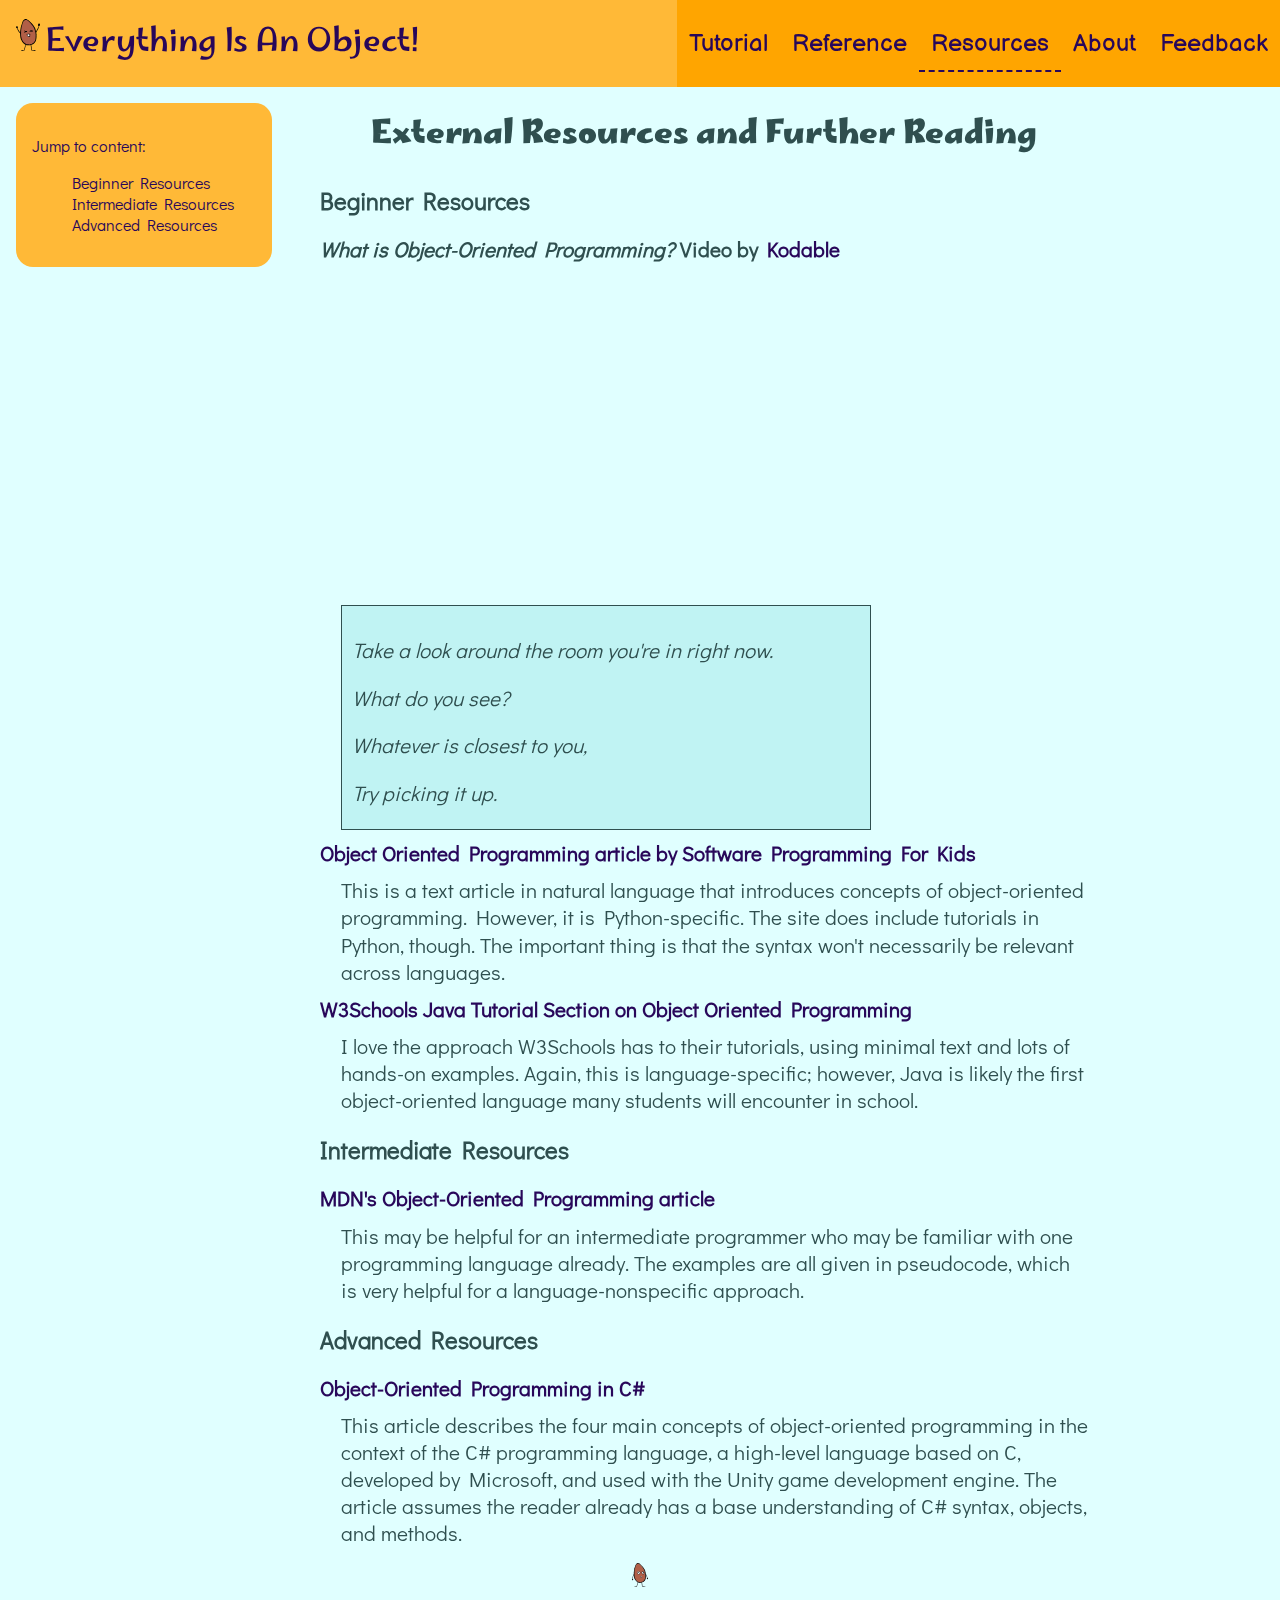
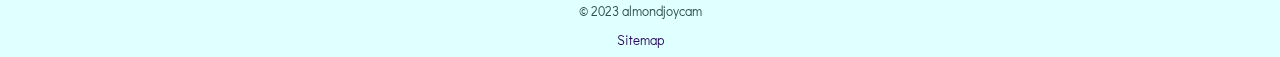
<file: resources.html>
<!DOCTYPE html>
<html lang="en">
    <head>
        <meta charset="utf-8" />
        <meta name="viewport" content="width=device-width, initial-scale=1.0" />
        <title>Resources | Everything Is An Object!</title>
        <link rel="icon" href="img/favicon.png" />
        <link
            rel="stylesheet"
            type="text/css"
            href="css/style.css" />
    </head>
    <body>
        <header>
            <nav role="navigation">
                <ul>
                    <li class="logo">
                        <a href="index.html">
                            <img
                                src="img/almond-2.svg"
                                alt="Excited Camber" />Everything Is An Object!
                        </a>
                    </li>
                    <li class="has-submenu">
                        <a
                            href="tut/page00.html"
                            aria-expanded="false"
                            class="submenu-toggle">
                            Tutorial
                        </a>
                        <ul class="submenu">
                            <li>
                                <a href="tut/page00.html">
                                    00: Introduction
                                </a>
                            </li>
                            <li>
                                <a href="tut/page01.html">
                                    01: Secrets
                                </a>
                            </li>
                            <li>
                                <a href="tut/page02.html">
                                    02: Chirp!
                                </a>
                            </li>
                            <li>
                                <a href="tut/page03.html">
                                    03: Invitation
                                </a>
                            </li>
                            <li>
                                <a href="tut/page04.html">
                                    04: Details
                                </a>
                            </li>
                            <li>
                                <a href="tut/page05.html">
                                    05: Dinnertime
                                </a>
                            </li>
                        </ul>
                    </li>
                    <li>
                        <a href="reference.html">Reference</a>
                    </li>
                    <li>
                        <a class="this" href="resources.html">
                            Resources
                        </a>
                    </li>
                    <li><a href="about.html">About</a></li>
                    <li><a href="feedback.html">Feedback</a></li>
                </ul>
            </nav>
        </header>

        <aside class="ref">
            <nav role="navigation">
                <p>Jump to content:</p>
                <ol>
                    <li><a href="#beginner">Beginner Resources</a></li>
                    <li><a href="#intermediate">Intermediate Resources</a></li>
                    <li><a href="#advanced">Advanced Resources</a></li>
                </ol>
            </nav>
        </aside>

        <main class="ref">
            <h1>External Resources and Further Reading</h1>

            <h2 id="beginner">Beginner Resources</h2>

            <dl>
                <dt>
                    <em>What is Object-Oriented Programming?</em> Video by
                    <a href="https://www.kodable.com" target="_blank">
                        Kodable </a>
                    <br />
                    <iframe
                        id="transcript-video"
                        src="https://www.youtube-nocookie.com/embed/X3cFiJnxUBY"
                        title="YouTube video: Object-Oriented Programming by Kodable"
                        allow="accelerometer; autoplay; clipboard-write; encrypted-media;
                            gyroscope; picture-in-picture; web-share"
                        aria-label="YouTube Video Embed"
                        enablejsapi
                        allowfullscreen>
                    </iframe>
                </dt>
                <dd>
                    <div id="transcript" aria-label="Video Transcript">
                        <p id="5">
                            Take a look around the room you're in right now.
                        </p>
                        <p id="8">What do you see?</p>
                        <p id="10">Whatever is closest to you,</p>
                        <p id="12">Try picking it up.</p>
                        <p id="14">Did anything else in the room move</p>
                        <p id="15">When you did that?</p>
                        <p id="16">Unless you have mind control,</p>
                        <p id="19">Probably not.</p>
                        <p id="20">This is because objects around you</p>
                        <p id="22">Can be changed</p>
                        <p id="23">Without affecting any other objects.</p>
                        <p id="26">Here's another example.</p>
                        <p id="28">
                            Let's say you decide to take your family's car
                        </p>
                        <p id="31">And paint it rainbow.</p>
                        <p id="33">Would all the other cars in the world</p>
                        <p id="35">Turn rainbow too?</p>
                        <p id="37">No way!</p>
                        <p id="38">Not even your neighbor's car</p>
                        <p id="40">That looked exactly the same as yours.</p>
                        <p id="42">But why not?</p>
                        <p id="43">You can lift your pencil or paint a car</p>
                        <p id="46">Without affecting anything else</p>
                        <p id="48">Because the world is made up of</p>
                        <p id="50">Individual objects!</p>
                        <p id="52">There is a type of coding language</p>
                        <p id="54">That mirrors how the world works.</p>
                        <p id="56">
                            It is called "Object-Oriented Programming,"
                        </p>
                        <p id="60">or "OOP."</p>
                        <p id="61">In OOP, a programmer organizes code</p>
                        <p id="64">Into self-contained objects,</p>
                        <p id="67">
                            Similar to the objects that are all around you.
                        </p>
                        <p id="70">
                            So, why is it useful for code to be object-oriented?
                        </p>
                        <p id="74">We've talked about code before as just</p>
                        <p id="77">A simple sequence of instructions,</p>
                        <p id="79">
                            And a lot of programs are built like this.
                        </p>
                        <p id="82">But what if you want to write a program</p>
                        <p id="84">For something really big and complex,</p>
                        <p id="87">Like a game?</p>
                        <p id="88">Game code can be a few thousand,</p>
                        <p id="90">To millions of lines of code long.</p>
                        <p id="93">Without any clear organization,</p>
                        <p id="95">Your list of instructions would end up</p>
                        <p id="97">All jumbled, like a plate of spaghetti.</p>
                        <p id="100">With so many intertwined noodles,</p>
                        <p id="102">
                            It would be nearly impossible to pull one out
                        </p>
                        <p id="104">Without disrupting the others.</p>
                        <p id="107">In OOP,</p>
                        <p id="108">We can organize code in such a way</p>
                        <p id="110">
                            That it becomes easier to maintain and change.
                        </p>
                        <p id="113">
                            Almost everything you see in a game program
                        </p>
                        <p id="116">
                            Has its own stuff, like data and actions,
                        </p>
                        <p id="119">That are totally separate from</p>
                        <p id="121">The other things in the program.</p>
                        <p id="123">
                            But then they work together to make the game
                            complete.
                        </p>
                        <p id="126">This is like pizza toppings.</p>
                        <p id="128">If we structure code as objects,</p>
                        <p id="130">Then we can change one part</p>
                        <p id="132">Without messing up anything else.</p>
                        <p id="134">So, you can pick off a pepperoni slice</p>
                        <p id="137">Without it affecting the other toppings.</p>
                        <p id="139">
                            Both types of code are valid (and delicious!)
                        </p>
                        <p id="142">
                            But will be useful for different projects.
                        </p>
                        <p id="145">We've been talking all about objects,</p>
                        <p id="147">But what exactly are they in code?</p>
                        <p id="150">
                            Well, we actually have to answer this question
                            first:
                        </p>
                        <p id="153">What is a class?</p>
                        <p id="155">
                            No, this class is not like the one you have at
                            school.
                        </p>
                        <p id="158">In programming,</p>
                        <p id="159">A class is a definition, or blueprint,</p>
                        <p id="163">
                            From which individual objects are created.
                        </p>
                        <p id="166">Think about a blueprint for a car.</p>
                        <p id="168">
                            The blueprint will tell you what a car has:
                        </p>
                        <p id="171">A body, wheels, engine;</p>
                        <p id="174">And what a car does,</p>
                        <p id="176">Like drive, brake, and turn.</p>
                        <p id="179">
                            But the blueprint itself is not a car, right?
                        </p>
                        <p id="183">It's just the definition of one.</p>
                        <p id="185">
                            Take the class blueprint and use it to build a car.
                        </p>
                        <p id="189">Now, you have an object.</p>
                        <p id="191">
                            You can use the blueprint to make many more objects.
                        </p>
                        <p id="194">Each one will look and behave the same.</p>
                        <p id="196">
                            The cool part is that once the objects are created,
                        </p>
                        <p id="199">
                            You can modify each one without changing the rest,
                        </p>
                        <p id="202">Which is why you can paint your car</p>
                        <p id="205">Without changing your neighbor's.</p>
                        <p id="207">In other words, an object is just</p>
                        <p id="209">The actual representation of a class.</p>
                        <p id="212">
                            So what does all of this mean for Kodable?
                        </p>
                        <p id="215">
                            Well, most of the things you see in Bug World,
                        </p>
                        <p id="218">Like the towers, slimes, and fur babies,</p>
                        <p id="221">Are all individual objects</p>
                        <p id="223">That can be controlled separately.</p>
                        <p id="225">At the start of any Bug World level,</p>
                        <p id="228">You will determine the objects</p>
                        <p id="230">That you will use to defeat the slimes.</p>
                        <p id="232">As you play,</p>
                        <p id="233">Collect the fur babies to gather points,</p>
                        <p id="236">
                            And then use the points to create new objects.
                        </p>
                        <p id="240">
                            Notice the blueprint for the object's class
                        </p>
                        <p id="243">Shows up after the object is placed.</p>
                        <p id="246">
                            Similar to objects in the physical world,
                        </p>
                        <p id="249">
                            These objects in the game can be modified
                        </p>
                        <p id="251">Without affecting any other objects.</p>
                        <p id="254">Now it's your turn!</p>
                        <p id="255">Log into Kodable, open Bug World,</p>
                        <p id="259">And start creating and modifying objects</p>
                        <p id="261">To defeat the slimes.</p>
                        <p id="264">Good luck!</p>
                    </div>
                </dd>

                <dt>
                    <a
                        href="https://softwareprogramming4kids.com/object-oriented-programming/">
                        Object Oriented Programming article by Software
                        Programming For Kids
                    </a>
                </dt>
                <dd>
                    This is a text article in natural language that introduces
                    concepts of object-oriented programming. However, it is
                    Python-specific. The site does include tutorials in Python,
                    though. The important thing is that the syntax won't
                    necessarily be relevant across languages.
                </dd>

                <dt>
                    <a href="https://www.w3schools.com/java/java_oop.asp">
                        W3Schools Java Tutorial Section on Object Oriented
                        Programming
                    </a>
                </dt>
                <dd>
                    I love the approach W3Schools has to their tutorials, using
                    minimal text and lots of hands-on examples. Again, this is
                    language-specific; however, Java is likely the first
                    object-oriented language many students will encounter in
                    school.
                </dd>
            </dl>

            <h2 id="intermediate">Intermediate Resources</h2>

            <dl>
                <dt>
                    <a
                        href="https://developer.mozilla.org/en-US/docs/Learn/JavaScript/Objects/Object-oriented_programming">
                        MDN's Object-Oriented Programming article
                    </a>
                </dt>
                <dd>
                    This may be helpful for an intermediate programmer who may
                    be familiar with one programming language already. The
                    examples are all given in pseudocode, which is very helpful
                    for a language-nonspecific approach.
                </dd>
            </dl>

            <h2 id="advanced">Advanced Resources</h2>

            <dl>
                <dt>
                    <a
                        href="https://learn.microsoft.com/en-us/dotnet/csharp/fundamentals/tutorials/oop">
                        Object-Oriented Programming in C#
                    </a>
                </dt>
                <dd>
                    This article describes the four main concepts of
                    object-oriented programming in the context of the C#
                    programming language, a high-level language based on C,
                    developed by Microsoft, and used with the Unity game
                    development engine. The article assumes the reader already
                    has a base understanding of C# syntax, objects, and methods.
                </dd>
            </dl>
        </main>

        <footer>
            <img src="img/almond-1.svg" alt="Smug Camber" />
            <p><small>&copy; 2023 almondjoycam</small></p>
            <p>
                <small><a href="project.html">Sitemap</a></small>
            </p>
        </footer>

        <script src="js/jquery-3.7.0.js"></script>
        <script src="js/transcript.js"></script>
        <script src="js/navmenu.js"></script>
    </body>
</html>
</file>
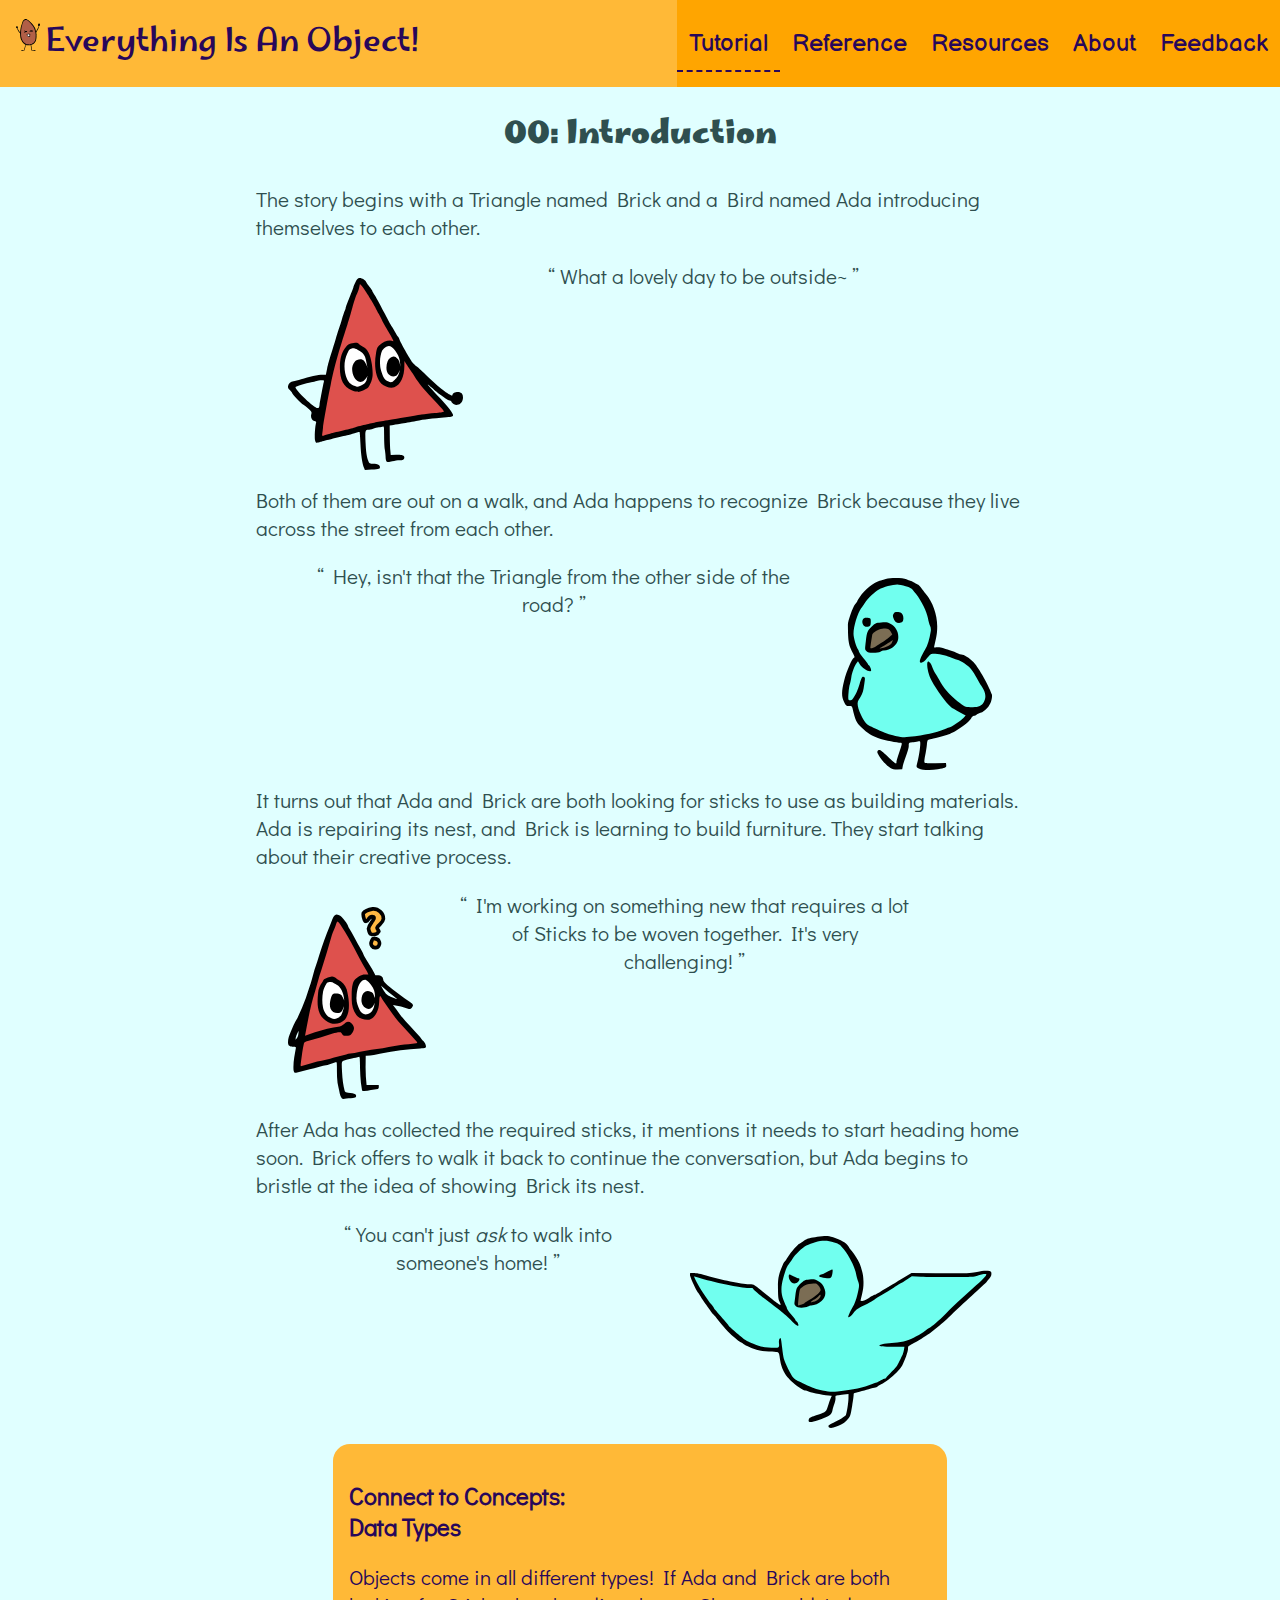
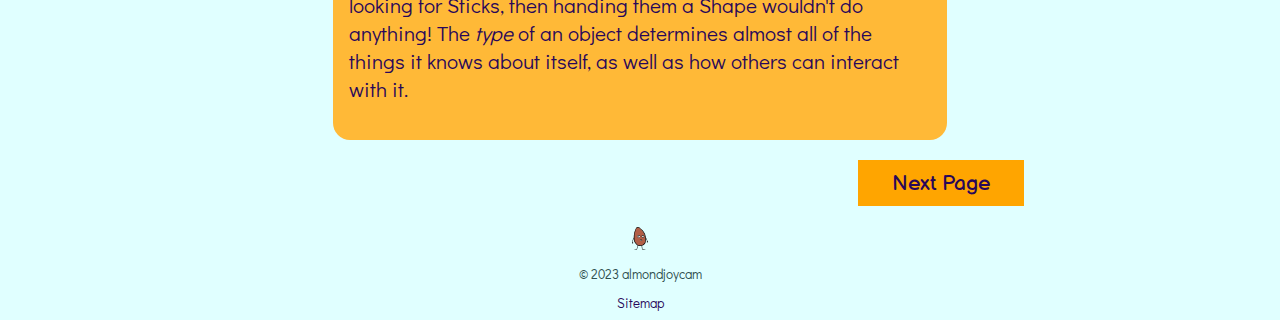
<file: tut/page00.html>
<!DOCTYPE html>
<html lang="en">
    <head>
        <meta charset="utf-8" />
        <meta name="viewport" content="width=device-width, initial-scale=1.0" />
        <title>Page 00 | Everything Is An Object!</title>
        <link
            rel="icon"
            href="../img/favicon.png" />
        <link
            rel="stylesheet"
            type="text/css"
            href="../css/style.css" />
    </head>
    <body>
        <header aria-label="Site Header">
            <nav role="navigation" aria-label="Site Navigation">
                <ul aria-label="Navigation Links">
                    <li class="logo">
                        <a href="../index.html">
                            <img
                                src="../img/almond-2.svg"
                                alt="Excited Camber" />Everything Is An Object!
                        </a>
                    </li>
                    <li class="has-submenu">
                        <a
                            href="../tut/page00.html"
                            aria-expanded="false"
                            class="submenu-toggle this">
                            Tutorial
                        </a>
                        <ul class="submenu">
                            <li>
                                <a href="../tut/page00.html">
                                    00: Introduction
                                </a>
                            </li>
                            <li>
                                <a href="../tut/page01.html">
                                    01: Secrets
                                </a>
                            </li>
                            <li>
                                <a href="../tut/page02.html">
                                    02: Chirp!
                                </a>
                            </li>
                            <li>
                                <a href="../tut/page03.html">
                                    03: Invitation
                                </a>
                            </li>
                            <li>
                                <a href="../tut/page04.html">
                                    04: Details
                                </a>
                            </li>
                            <li>
                                <a href="../tut/page05.html">
                                    05: Dinnertime
                                </a>
                            </li>
                        </ul>
                    </li>
                    <li>
                        <a href="../reference.html">Reference</a>
                    </li>
                    <li>
                        <a href="../resources.html">Resources</a>
                    </li>
                    <li><a href="../about.html">About</a></li>
                    <li><a href="../feedback.html">Feedback</a></li>
                </ul>
            </nav>
        </header>

        <main class="tut" aria-label="Story Page">
            <h1>00: Introduction</h1>

            <p class="narr" aria-label="Story Narration">
                The story begins with a Triangle named Brick and a Bird named
                Ada introducing themselves to each other.
            </p>
            <img
                src="../img/brick-1.svg"
                alt="Brick the Triangle" />
            <p class="dial" aria-label="Brick's Dialogue">
                What a lovely day to be outside~
            </p>
            <p class="narr" aria-label="Story Narration">
                Both of them are out on a walk, and Ada happens to recognize
                Brick because they live across the street from each other.
            </p>
            <img src="../img/ada-1.svg" alt="Ada the Bird" />
            <p class="dial" aria-label="Ada's Dialogue">
                Hey, isn't that the Triangle from the other side of the road?
            </p>
            <p class="narr" aria-label="Story Narration">
                It turns out that Ada and Brick are both looking for sticks to
                use as building materials. Ada is repairing its nest, and Brick
                is learning to build furniture. They start talking about their
                creative process.
            </p>
            <img src="../img/brick-3.svg" alt="Thinking Brick" />
            <p class="dial" aria-label="Brick's Dialogue">
                I'm working on something new that requires a lot of Sticks to be
                woven together. It's very challenging!
            </p>
            <p class="narr" aria-label="Story Narration">
                After Ada has collected the required sticks, it mentions it
                needs to start heading home soon. Brick offers to walk it back
                to continue the conversation, but Ada begins to bristle at the
                idea of showing Brick its nest.
            </p>
            <img src="../img/ada-4.svg" alt="Defensive Ada" />
            <p class="dial" aria-label="Ada's Dialogue">
                You can't just <em>ask</em> to walk into someone's home!
            </p>

            <aside class="concept" aria-label="Concept Aside">
                <h2>Connect to Concepts:<br />Data Types</h2>
                <p>
                    Objects come in all different types!
                    If Ada and Brick are both looking for Sticks,
                    then handing them a Shape wouldn't do anything!
                    The <em>type</em> of an object determines
                    almost all of the things it knows about itself,
                    as well as how others can interact with it.
                </p>
            </aside>

            <nav role="navigation" aria-label="Story Navigation">
                <p class="next button"><a href="page01.html">Next Page</a></p>
            </nav>
        </main>

        <footer aria-label="Site Footer">
            <img src="../img/almond-1.svg" alt="Smug Camber" />
            <p aria-label="Author">
                <small>&copy; 2023 almondjoycam</small>
            </p>
            <p aria-label="Site Map Link">
                <small><a href="../project.html">Sitemap</a></small>
            </p>
        </footer>

        <script src="../js/jquery-3.7.0.js"></script>
        <script src="../js/navmenu.js"></script>
    </body>
</html>
</file>
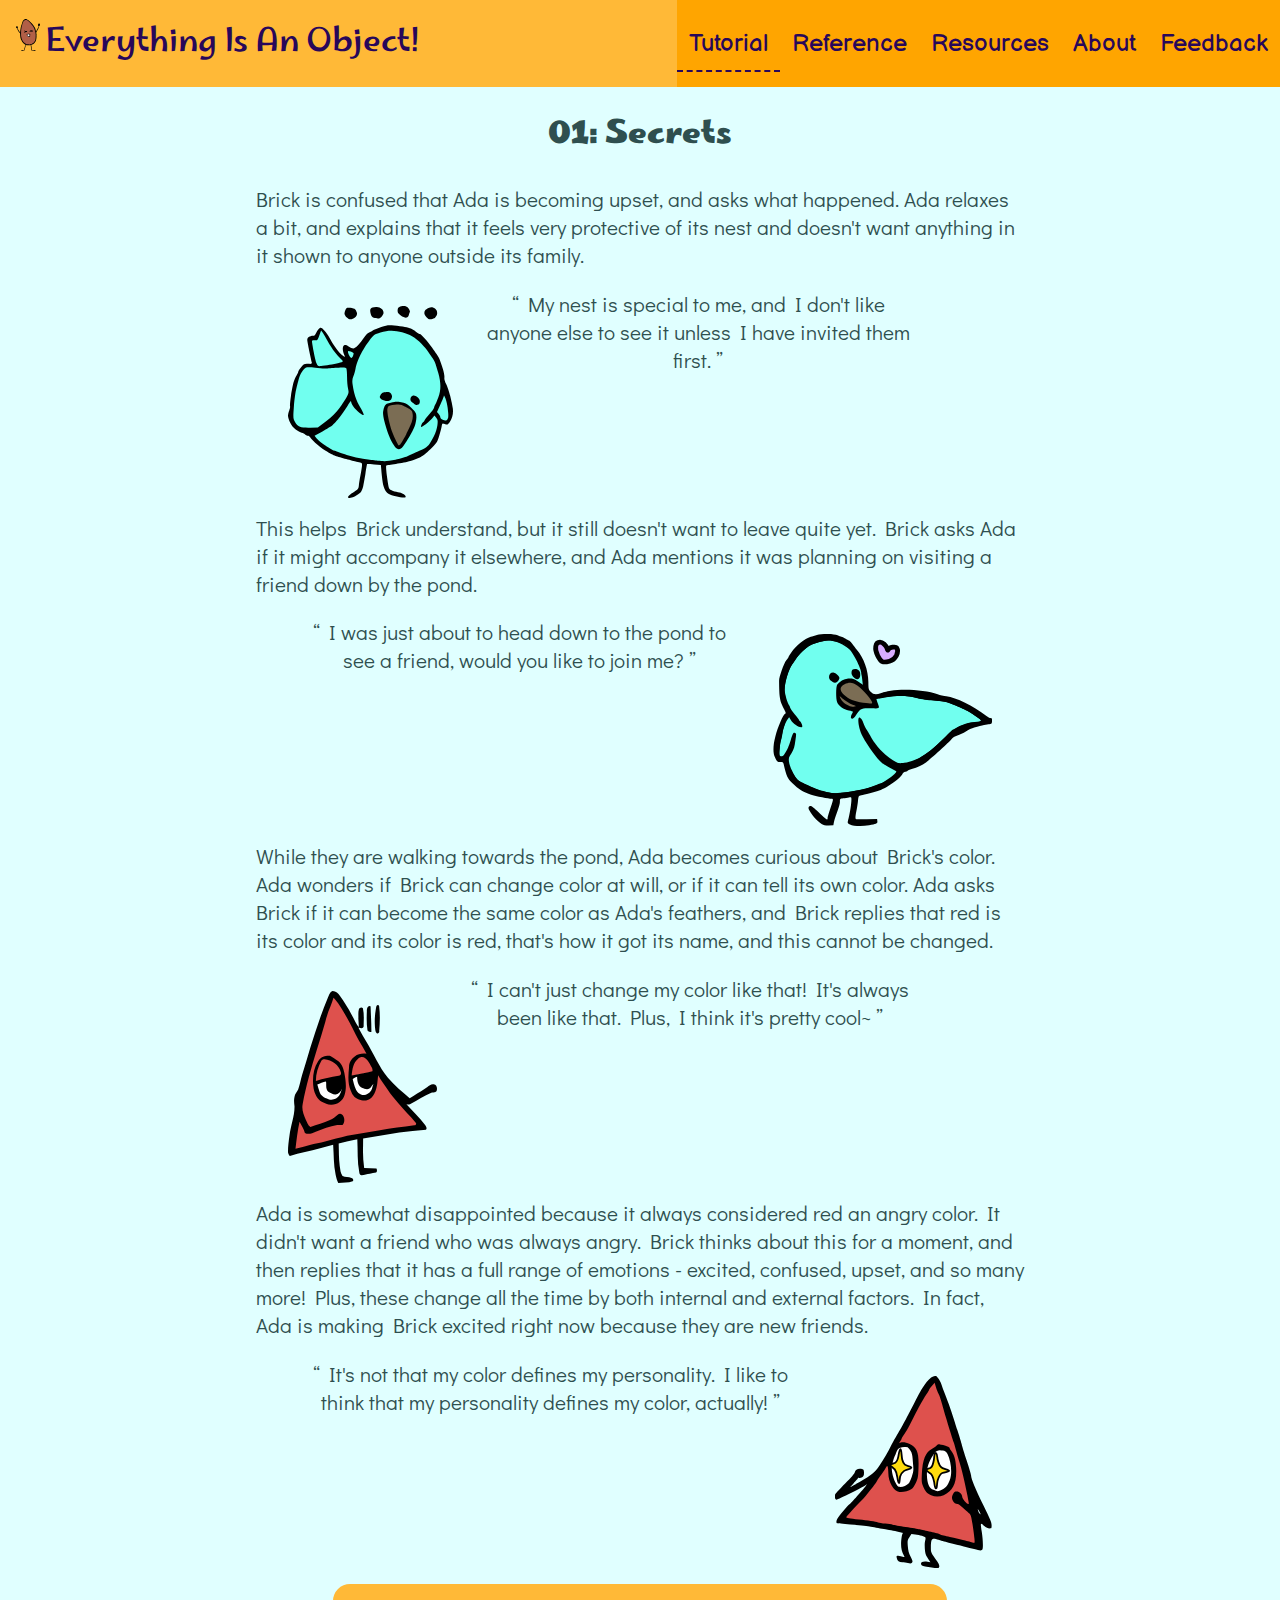
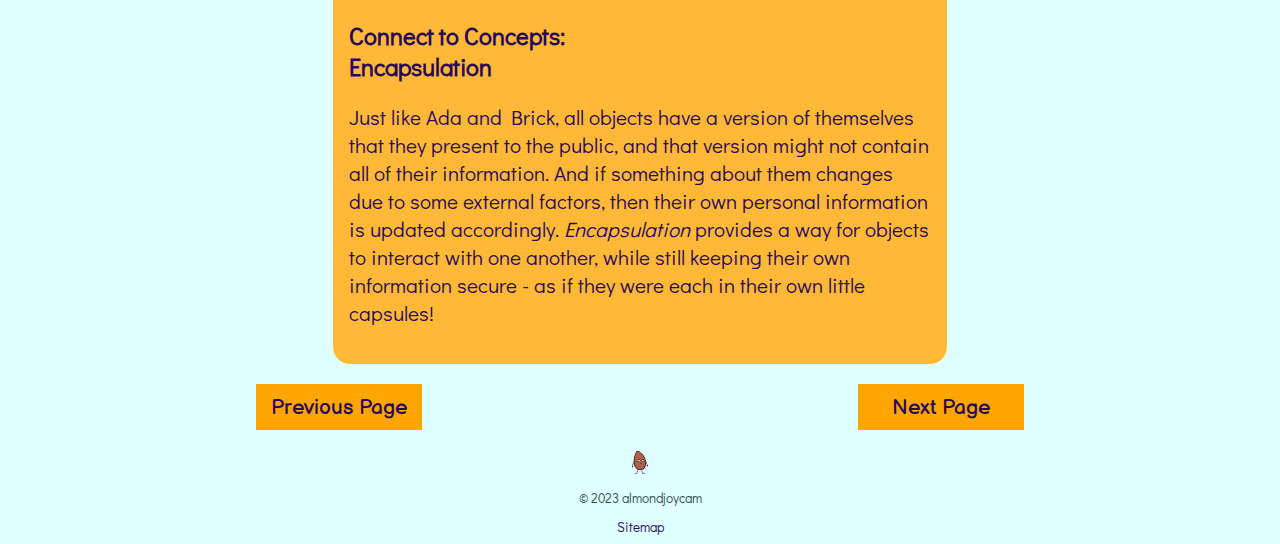
<file: tut/page01.html>
<!DOCTYPE html>
<html lang="en">
    <head>
        <meta charset="utf-8" />
        <meta name="viewport" content="width=device-width, initial-scale=1.0" />
        <title>Page 01 | Everything Is An Object!</title>
        <link
            rel="icon"
            href="../img/favicon.png" />
        <link
            rel="stylesheet"
            type="text/css"
            href="../css/style.css" />
    </head>
    <body>
        <header aria-label="Site Header">
            <nav role="navigation" aria-label="Site Navigation">
                <ul aria-label="Navigation Links">
                    <li class="logo">
                        <a href="../index.html">
                            <img
                                src="../img/almond-2.svg"
                                alt="Excited Camber" />Everything Is An Object!
                        </a>
                    </li>
                    <li class="has-submenu">
                        <a
                            href="../tut/page00.html"
                            aria-expanded="false"
                            class="submenu-toggle this">
                            Tutorial
                        </a>
                        <ul class="submenu">
                            <li>
                                <a href="../tut/page00.html">
                                    00: Introduction
                                </a>
                            </li>
                            <li>
                                <a href="../tut/page01.html">
                                    01: Secrets
                                </a>
                            </li>
                            <li>
                                <a href="../tut/page02.html">
                                    02: Chirp!
                                </a>
                            </li>
                            <li>
                                <a href="../tut/page03.html">
                                    03: Invitation
                                </a>
                            </li>
                            <li>
                                <a href="../tut/page04.html">
                                    04: Details
                                </a>
                            </li>
                            <li>
                                <a href="../tut/page05.html">
                                    05: Dinnertime
                                </a>
                            </li>
                        </ul>
                    </li>
                    <li>
                        <a href="../reference.html">Reference</a>
                    </li>
                    <li>
                        <a href="../resources.html">Resources</a>
                    </li>
                    <li><a href="../about.html">About</a></li>
                    <li><a href="../feedback.html">Feedback</a></li>
                </ul>
            </nav>
        </header>

        <main class="tut" aria-label="Story Page">
            <h1>01: Secrets</h1>

            <p class="narr" aria-label="Story Narration">
                Brick is confused that Ada is becoming upset, and asks what
                happened. Ada relaxes a bit, and explains that it feels very
                protective of its nest and doesn't want anything in it shown to
                anyone outside its family.
            </p>
            <img src="../img/ada-3.svg" alt="Pensive Ada" />
            <p class="dial" aria-label="Ada's Dialogue">
                My nest is special to me, and I don't like anyone else to see it
                unless I have invited them first.
            </p>
            <p class="narr" aria-label="Story Narration">
                This helps Brick understand, but it still doesn't want to leave
                quite yet. Brick asks Ada if it might accompany it elsewhere,
                and Ada mentions it was planning on visiting a friend down by
                the pond.
            </p>
            <img src="../img/ada-2.svg" alt="Happy Ada" />
            <p class="dial" aria-label="Ada's Dialogue">
                I was just about to head down to the pond to see a friend, would
                you like to join me?
            </p>
            <p class="narr" aria-label="Story Narration">
                While they are walking towards the pond, Ada becomes curious
                about Brick's color. Ada wonders if Brick can change color at
                will, or if it can tell its own color. Ada asks Brick if it can
                become the same color as Ada's feathers, and Brick replies that
                red is its color and its color is red, that's how it got its
                name, and this cannot be changed.
            </p>
            <img src="../img/brick-4.svg" alt="Serious Brick" />
            <p class="dial" aria-label="Brick's Dialogue">
                I can't just change my color like that! It's always been like that.
                Plus, I think it's pretty cool~
            </p>
            <p class="narr" aria-label="Story Narration">
                Ada is somewhat disappointed because it always considered red an
                angry color. It didn't want a friend who was always angry. Brick
                thinks about this for a moment, and then replies that it has a
                full range of emotions - excited, confused, upset, and so many
                more! Plus, these change all the time by both internal and
                external factors. In fact, Ada is making Brick excited right now
                because they are new friends.
            </p>
            <img src="../img/brick-2.svg" alt="Excited Brick" />
            <p class="dial" aria-label="Brick's Dialogue">
                It's not that my color defines my personality. I like to think that
                my personality defines my color, actually!
            </p>

            <aside class="concept" aria-label="Concept Aside">
                <h2>Connect to Concepts:<br />Encapsulation</h2>
                <p>
                    Just like Ada and Brick, all objects have a version of
                    themselves that they present to the public, and that
                    version might not contain all of their information. And
                    if something about them changes due to some external factors,
                    then their own personal information is updated accordingly.
                    <em>Encapsulation</em> provides a way for objects to interact
                    with one another, while still keeping their own information
                    secure - as if they were each in their own little capsules!
                </p>
            </aside>

            <nav role="navigation" aria-label="Story Navigation">
                <p class="prev button">
                    <a href="page00.html">Previous Page</a>
                </p>
                <p class="next button"><a href="page02.html">Next Page</a></p>
            </nav>
        </main>

        <footer aria-label="Site Footer">
            <img src="../img/almond-1.svg" alt="Smug Camber" />
            <p aria-label="Author">
                <small>&copy; 2023 almondjoycam</small>
            </p>
            <p aria-label="Site Map Link">
                <small><a href="../project.html">Sitemap</a></small>
            </p>
        </footer>

        <script src="../js/jquery-3.7.0.js"></script>
        <script src="../js/navmenu.js"></script>
    </body>
</html>
</file>
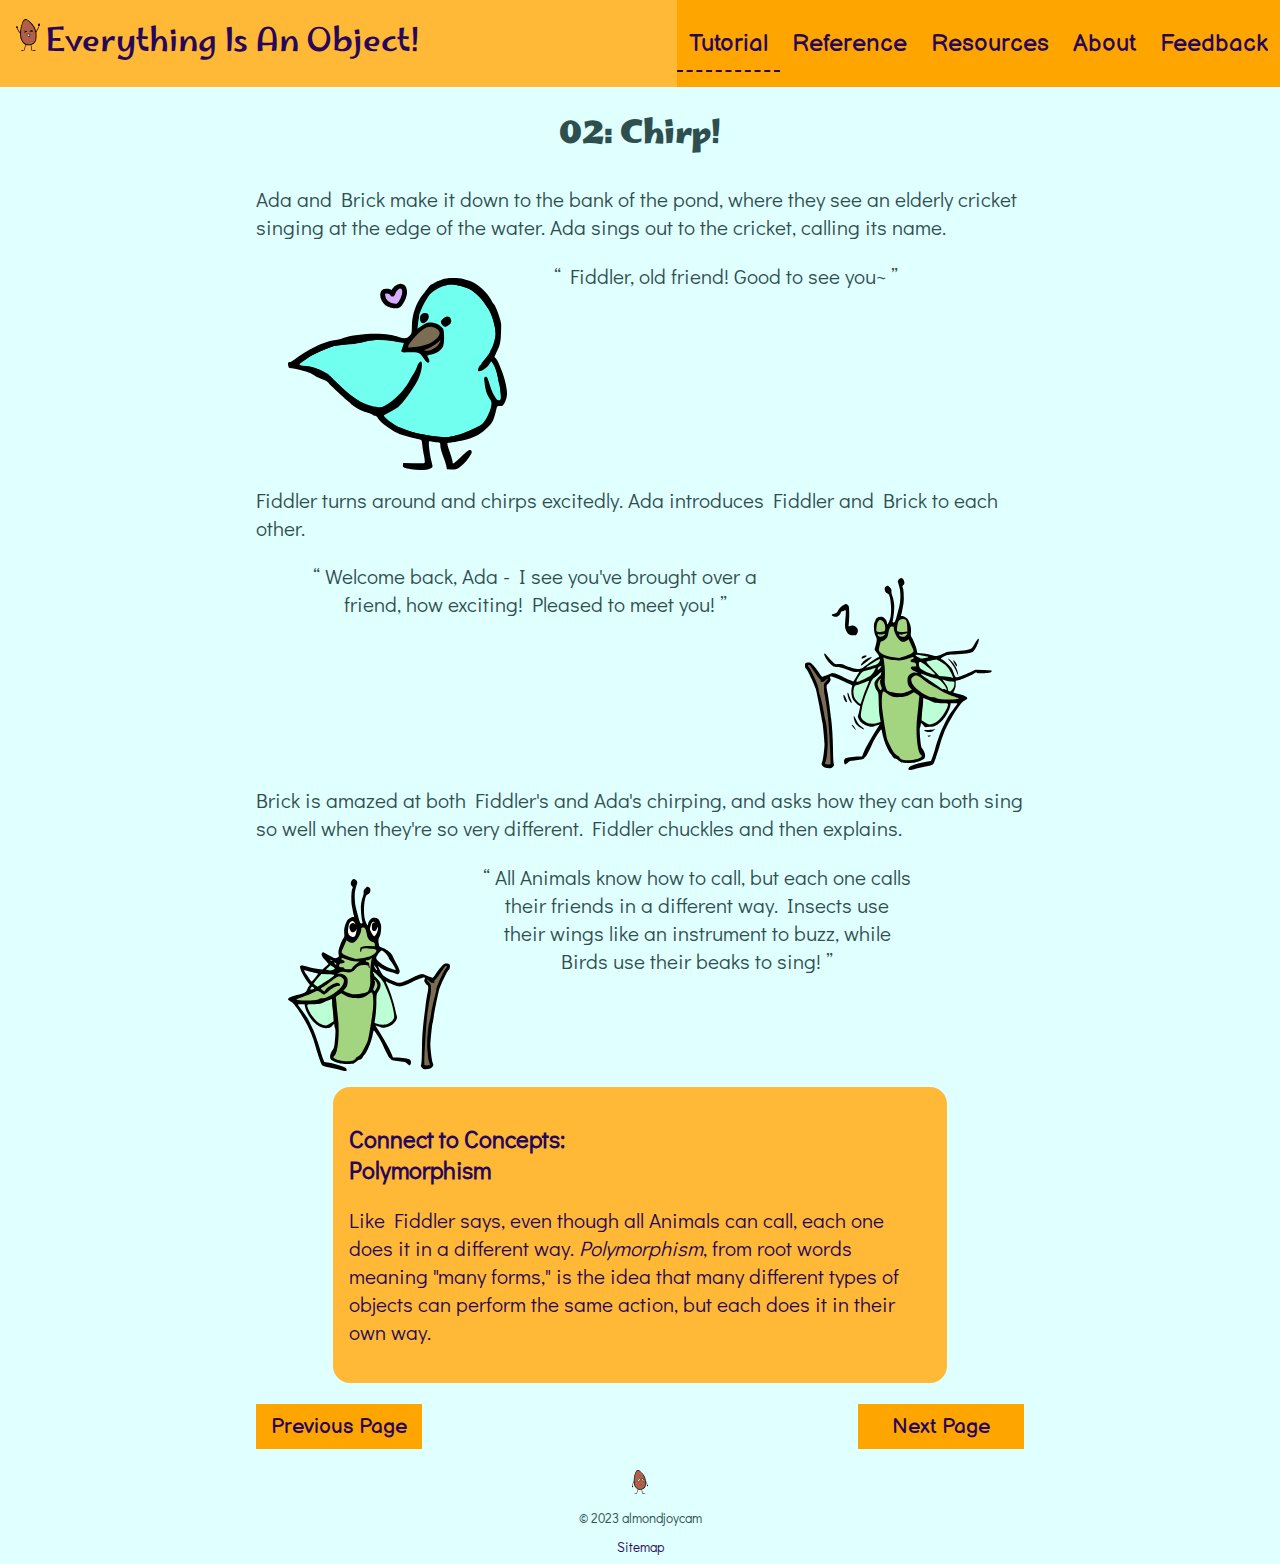
<file: tut/page02.html>
<!DOCTYPE html>
<html lang="en">
    <head>
        <meta charset="utf-8" />
        <meta name="viewport" content="width=device-width, initial-scale=1.0" />
        <title>Page 02 | Everything Is An Object!</title>
        <link
            rel="icon"
            href="../img/favicon.png" />
        <link
            rel="stylesheet"
            type="text/css"
            href="../css/style.css" />
    </head>
    <body>
        <header aria-label="Site Header">
            <nav role="navigation" aria-label="Site Navigation">
                <ul aria-label="Navigation Links">
                    <li class="logo">
                        <a href="../index.html">
                            <img
                                src="../img/almond-2.svg"
                                alt="Excited Camber" />Everything Is An Object!
                        </a>
                    </li>
                    <li class="has-submenu">
                        <a
                            href="../tut/page00.html"
                            aria-expanded="false"
                            class="submenu-toggle this">
                            Tutorial
                        </a>
                        <ul class="submenu">
                            <li>
                                <a href="../tut/page00.html">
                                    00: Introduction
                                </a>
                            </li>
                            <li>
                                <a href="../tut/page01.html">
                                    01: Secrets
                                </a>
                            </li>
                            <li>
                                <a href="../tut/page02.html">
                                    02: Chirp!
                                </a>
                            </li>
                            <li>
                                <a href="../tut/page03.html">
                                    03: Invitation
                                </a>
                            </li>
                            <li>
                                <a href="../tut/page04.html">
                                    04: Details
                                </a>
                            </li>
                            <li>
                                <a href="../tut/page05.html">
                                    05: Dinnertime
                                </a>
                            </li>
                        </ul>
                    </li>
                    <li>
                        <a href="../reference.html">Reference</a>
                    </li>
                    <li>
                        <a href="../resources.html">Resources</a>
                    </li>
                    <li><a href="../about.html">About</a></li>
                    <li><a href="../feedback.html">Feedback</a></li>
                </ul>
            </nav>
        </header>

        <main class="tut" aria-label="Story Page">
            <h1>02: Chirp!</h1>

            <p class="narr" aria-label="Story Narration">
                Ada and Brick make it down to the bank of the pond, where they
                see an elderly cricket singing at the edge of the water. Ada
                sings out to the cricket, calling its name.
            </p>
            <img src="../img/ada-2.svg" alt="Happy Ada" />
            <p class="dial" aria-label="Ada's Dialogue">
                Fiddler, old friend! Good to see you~
            </p>
            <p class="narr" aria-label="Story Narration">
                Fiddler turns around and chirps excitedly. Ada introduces
                Fiddler and Brick to each other.
            </p>
            <img src="../img/fiddler-2.svg" alt="Singing Fiddler" />
            <p class="dial" aria-label="Fiddler's Dialogue">
                Welcome back, Ada - I see you've brought over a friend, how
                exciting! Pleased to meet you!
            </p>
            <p class="narr" aria-label="Story Narration">
                Brick is amazed at both Fiddler's and Ada's chirping, and asks
                how they can both sing so well when they're so very different.
                Fiddler chuckles and then explains.
            </p>
            <img
                src="../img/fiddler-3.svg"
                alt="Contemplating Fiddler" />
            <p class="dial" aria-label="Fiddler's Dialogue">
                All Animals know how to call, but each one calls their friends
                in a different way. Insects use their wings like an instrument to
                buzz, while Birds use their beaks to sing!
            </p>

            <aside class="concept" aria-label="Concept Aside">
                <h2>Connect to Concepts:<br />Polymorphism</h2>
                <p>
                    Like Fiddler says, even though all Animals can call, each
                    one does it in a different way. <em>Polymorphism</em>, from
                    root words meaning "many forms," is the idea that many different
                    types of objects can perform the same action, but each does it
                    in their own way.
                </p>
            </aside>

            <nav role="navigation" aria-label="Story Navigation">
                <p class="prev button">
                    <a href="page01.html">Previous Page</a>
                </p>
                <p class="next button"><a href="page03.html">Next Page</a></p>
            </nav>
        </main>

        <footer aria-label="Site Footer">
            <img src="../img/almond-1.svg" alt="Smug Camber" />
            <p aria-label="Author">
                <small>&copy; 2023 almondjoycam</small></p>
            <p aria-label="Site Map Link">
                <small><a href="../project.html">Sitemap</a></small>
            </p>
        </footer>

        <script src="../js/jquery-3.7.0.js"></script>
        <script src="../js/navmenu.js"></script>
    </body>
</html>
</file>
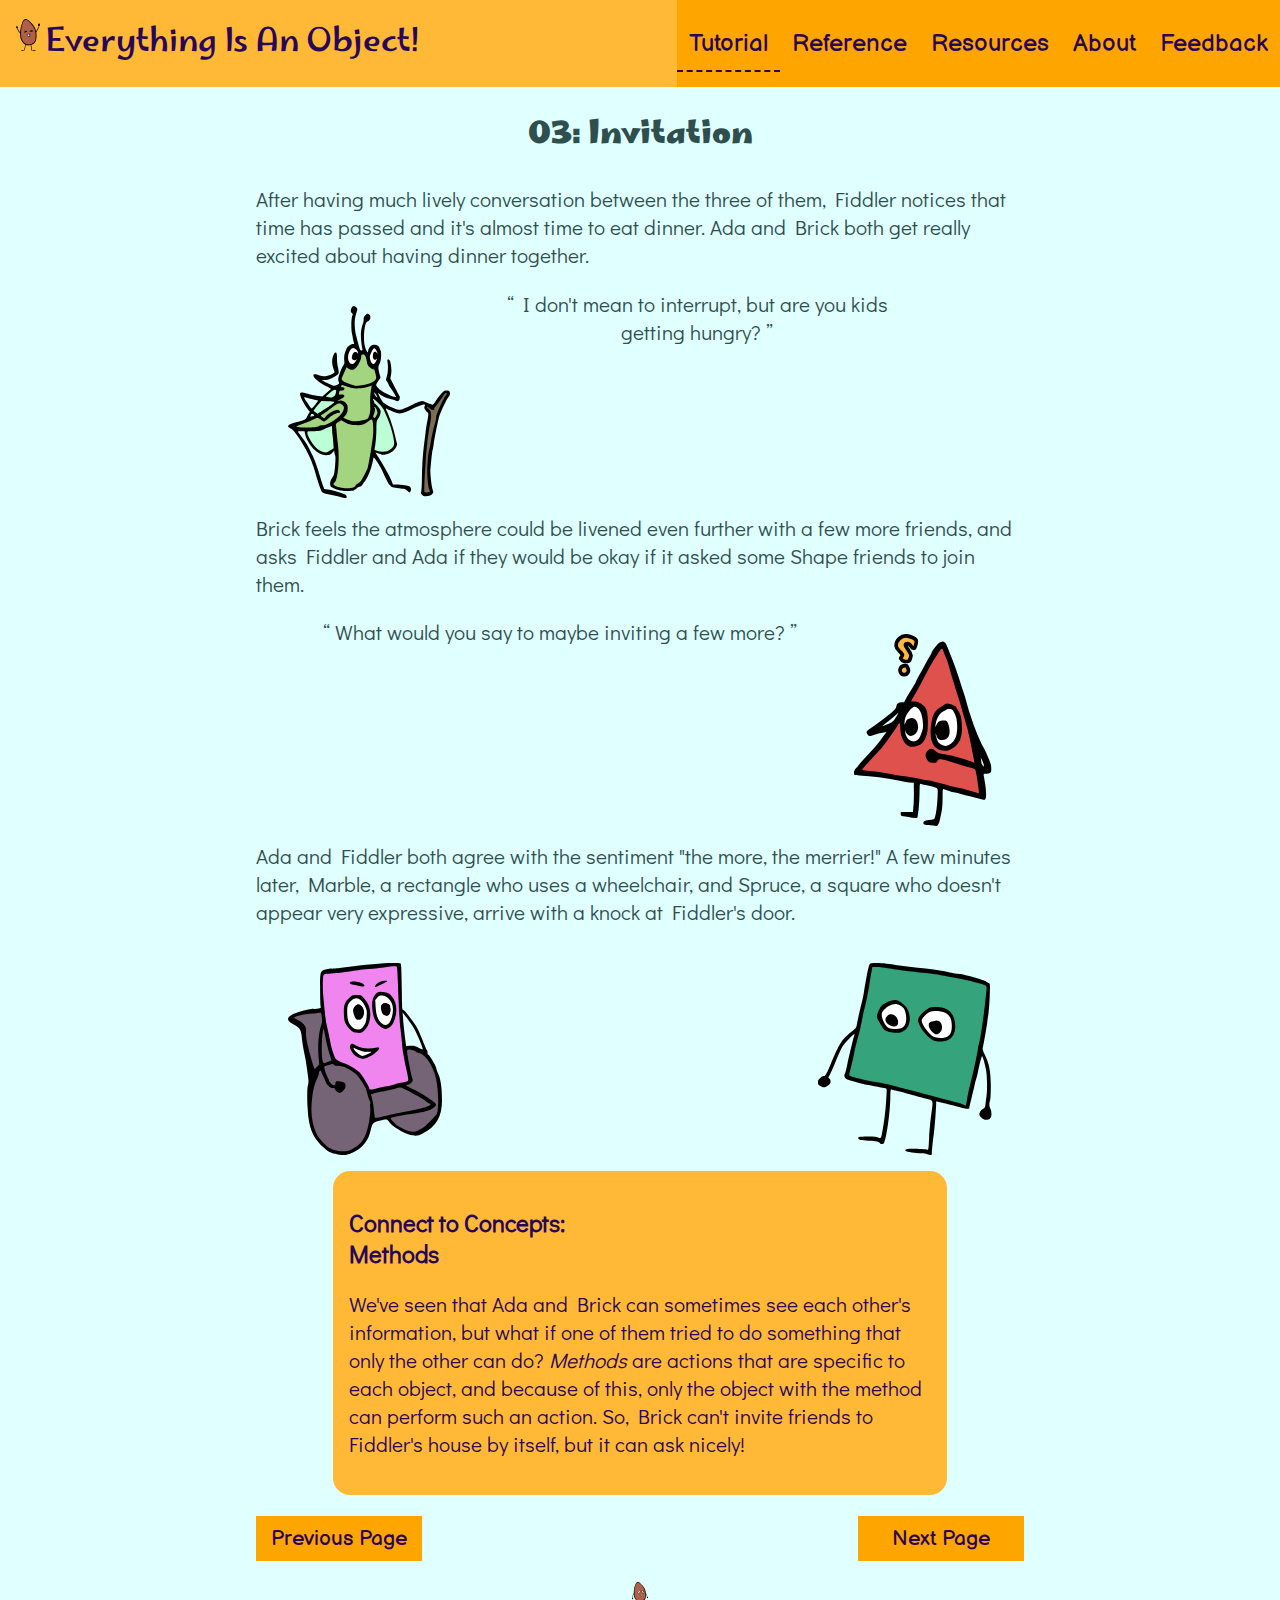
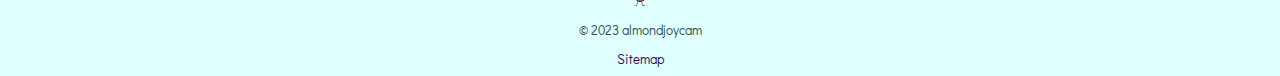
<file: tut/page03.html>
<!DOCTYPE html>
<html lang="en">
    <head>
        <meta charset="utf-8" />
        <meta name="viewport" content="width=device-width, initial-scale=1.0" />
        <title>Page 03 | Everything Is An Object!</title>
        <link
            rel="icon"
            href="../img/favicon.png" />
        <link
            rel="stylesheet"
            type="text/css"
            href="../css/style.css" />
    </head>
    <body>
        <header aria-label="Site Header">
            <nav role="navigation" aria-label="Site Navigation">
                <ul aria-label="Navigation Links">
                    <li class="logo">
                        <a href="../index.html">
                            <img
                                src="../img/almond-2.svg"
                                alt="Excited Camber" />Everything Is An Object!
                        </a>
                    </li>
                    <li class="has-submenu">
                        <a
                            href="../tut/page00.html"
                            aria-expanded="false"
                            class="submenu-toggle this">
                            Tutorial
                        </a>
                        <ul class="submenu">
                            <li>
                                <a href="../tut/page00.html">
                                    00: Introduction
                                </a>
                            </li>
                            <li>
                                <a href="../tut/page01.html">
                                    01: Secrets
                                </a>
                            </li>
                            <li>
                                <a href="../tut/page02.html">
                                    02: Chirp!
                                </a>
                            </li>
                            <li>
                                <a href="../tut/page03.html">
                                    03: Invitation
                                </a>
                            </li>
                            <li>
                                <a href="../tut/page04.html">
                                    04: Details
                                </a>
                            </li>
                            <li>
                                <a href="../tut/page05.html">
                                    05: Dinnertime
                                </a>
                            </li>
                        </ul>
                    </li>
                    <li>
                        <a href="../reference.html">Reference</a>
                    </li>
                    <li>
                        <a href="../resources.html">Resources</a>
                    </li>
                    <li><a href="../about.html">About</a></li>
                    <li><a href="../feedback.html">Feedback</a></li>
                </ul>
            </nav>
        </header>

        <main class="tut" aria-label="Story Page">
            <h1>03: Invitation</h1>

            <p class="narr" aria-label="Story Narration">
                After having much lively conversation between the three of them,
                Fiddler notices that time has passed and it's almost time to eat
                dinner. Ada and Brick both get really excited about having
                dinner together.
            </p>
            <img src="../img/fiddler-1.svg" alt="Restful Fiddler" />
            <p class="dial" aria-label="Fiddler's Dialogue">
                I don't mean to interrupt, but are you kids getting hungry?
            </p>
            <p class="narr" aria-label="Story Narration">
                Brick feels the atmosphere could be livened even further with a
                few more friends, and asks Fiddler and Ada if they would be okay
                if it asked some Shape friends to join them.
            </p>
            <img
                src="../img/brick-3.svg"
                alt="Brick asking a question" />
            <p class="dial" aria-label="Brick's Dialogue">
                What would you say to maybe inviting a few more?
            </p>
            <p class="narr" aria-label="Story Narration">
                Ada and Fiddler both agree with the sentiment "the more, the
                merrier!" A few minutes later, Marble, a rectangle who uses a
                wheelchair, and Spruce, a square who doesn't appear very expressive,
                arrive with a knock at Fiddler's door.
            </p>
            <img
                src="../img/marble-2.svg"
                alt="Enthusiastic Marble" />
            <img
                src="../img/spruce-1.svg"
                alt="Spruce the Square" />

            <aside class="concept" aria-label="Concept Aside">
                <h2>Connect to Concepts:<br />Methods</h2>
                <p>
                    We've seen that Ada and Brick can sometimes see each other's
                    information, but what if one of them tried to do something that
                    only the other can do? <em>Methods</em> are actions that are
                    specific to each object, and because of this, only the object
                    with the method can perform such an action. So, Brick can't
                    invite friends to Fiddler's house by itself, but it can ask
                    nicely!
                </p>
            </aside>

            <nav role="navigation" aria-label="Story Navigation">
                <p class="prev button">
                    <a href="page02.html">Previous Page</a>
                </p>
                <p class="next button"><a href="page04.html">Next Page</a></p>
            </nav>
        </main>

        <footer aria-label="Site Footer">
            <img src="../img/almond-1.svg" alt="Smug Camber" />
            <p aria-label="Author">
                <small>&copy; 2023 almondjoycam</small>
            </p>
            <p aria-label="Site Map Link">
                <small><a href="../project.html">Sitemap</a></small>
            </p>
        </footer>

        <script src="../js/jquery-3.7.0.js"></script>
        <script src="../js/navmenu.js"></script>
    </body>
</html>
</file>
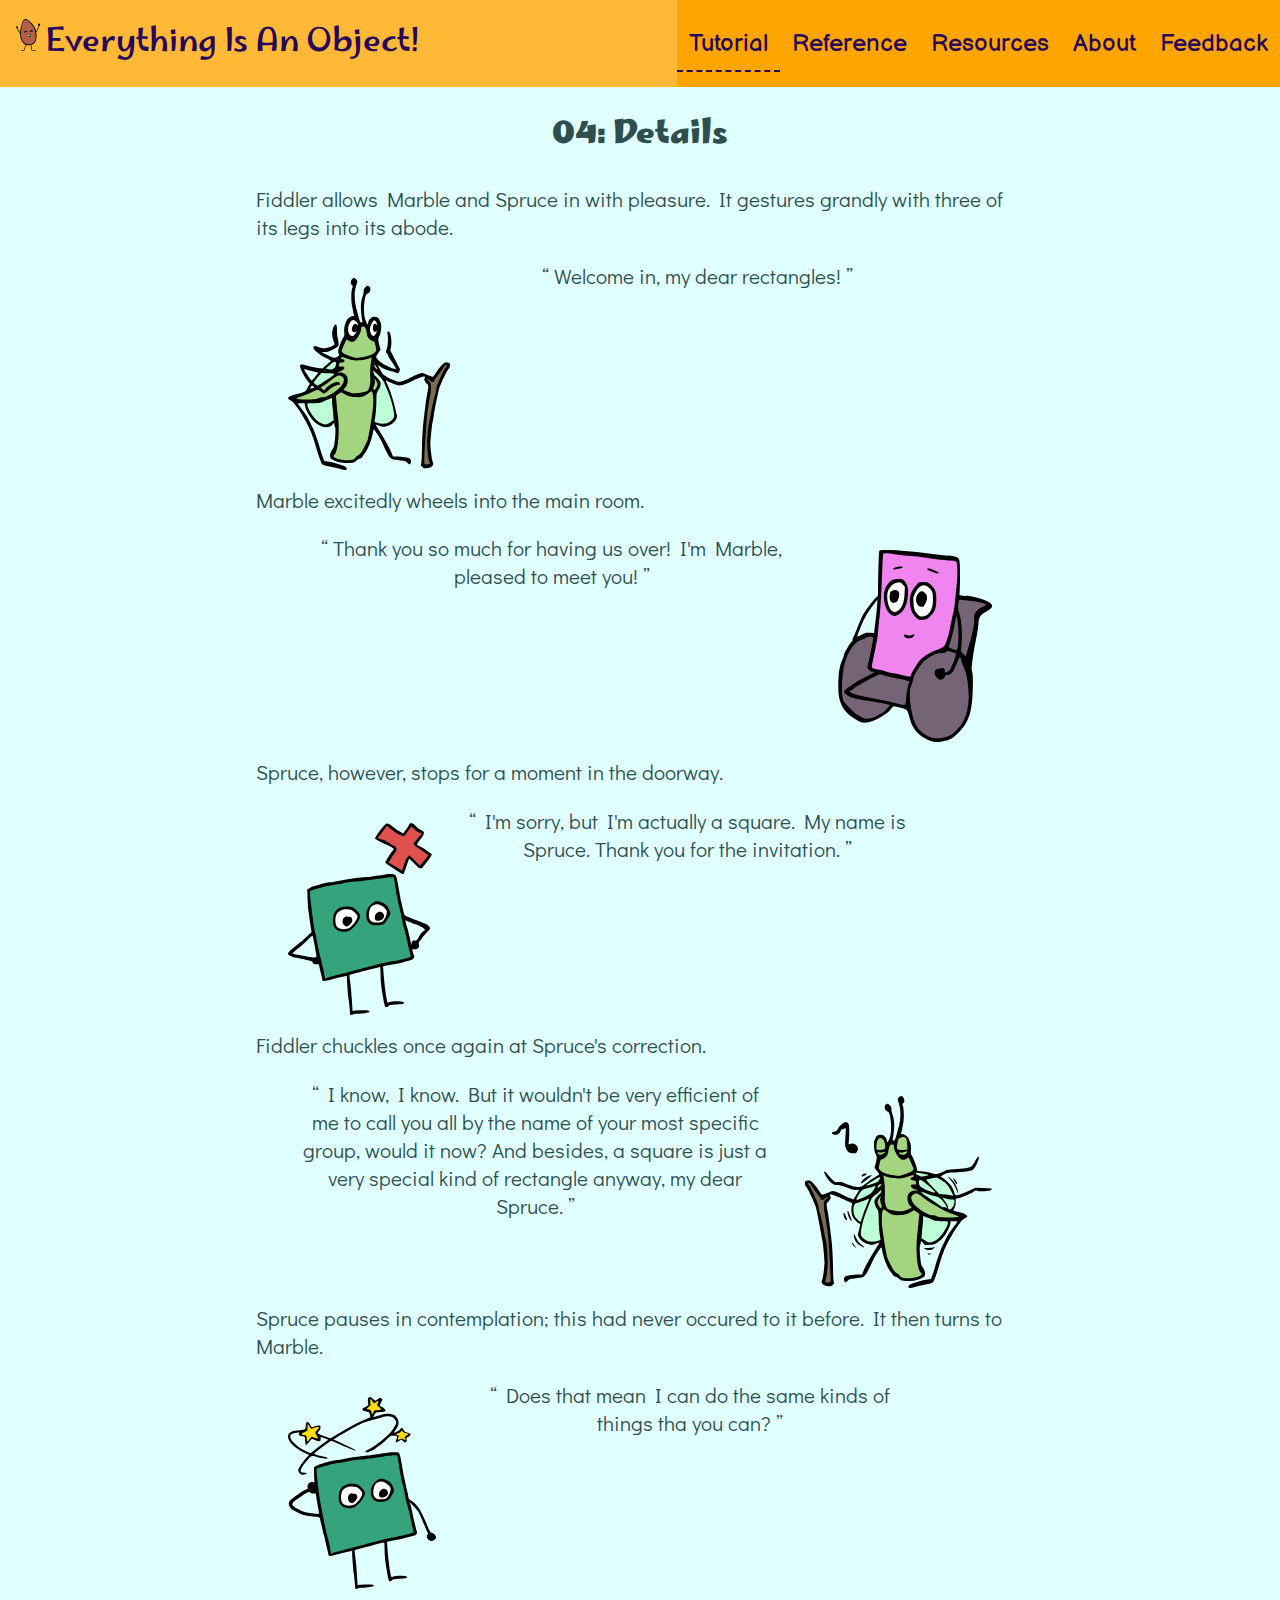
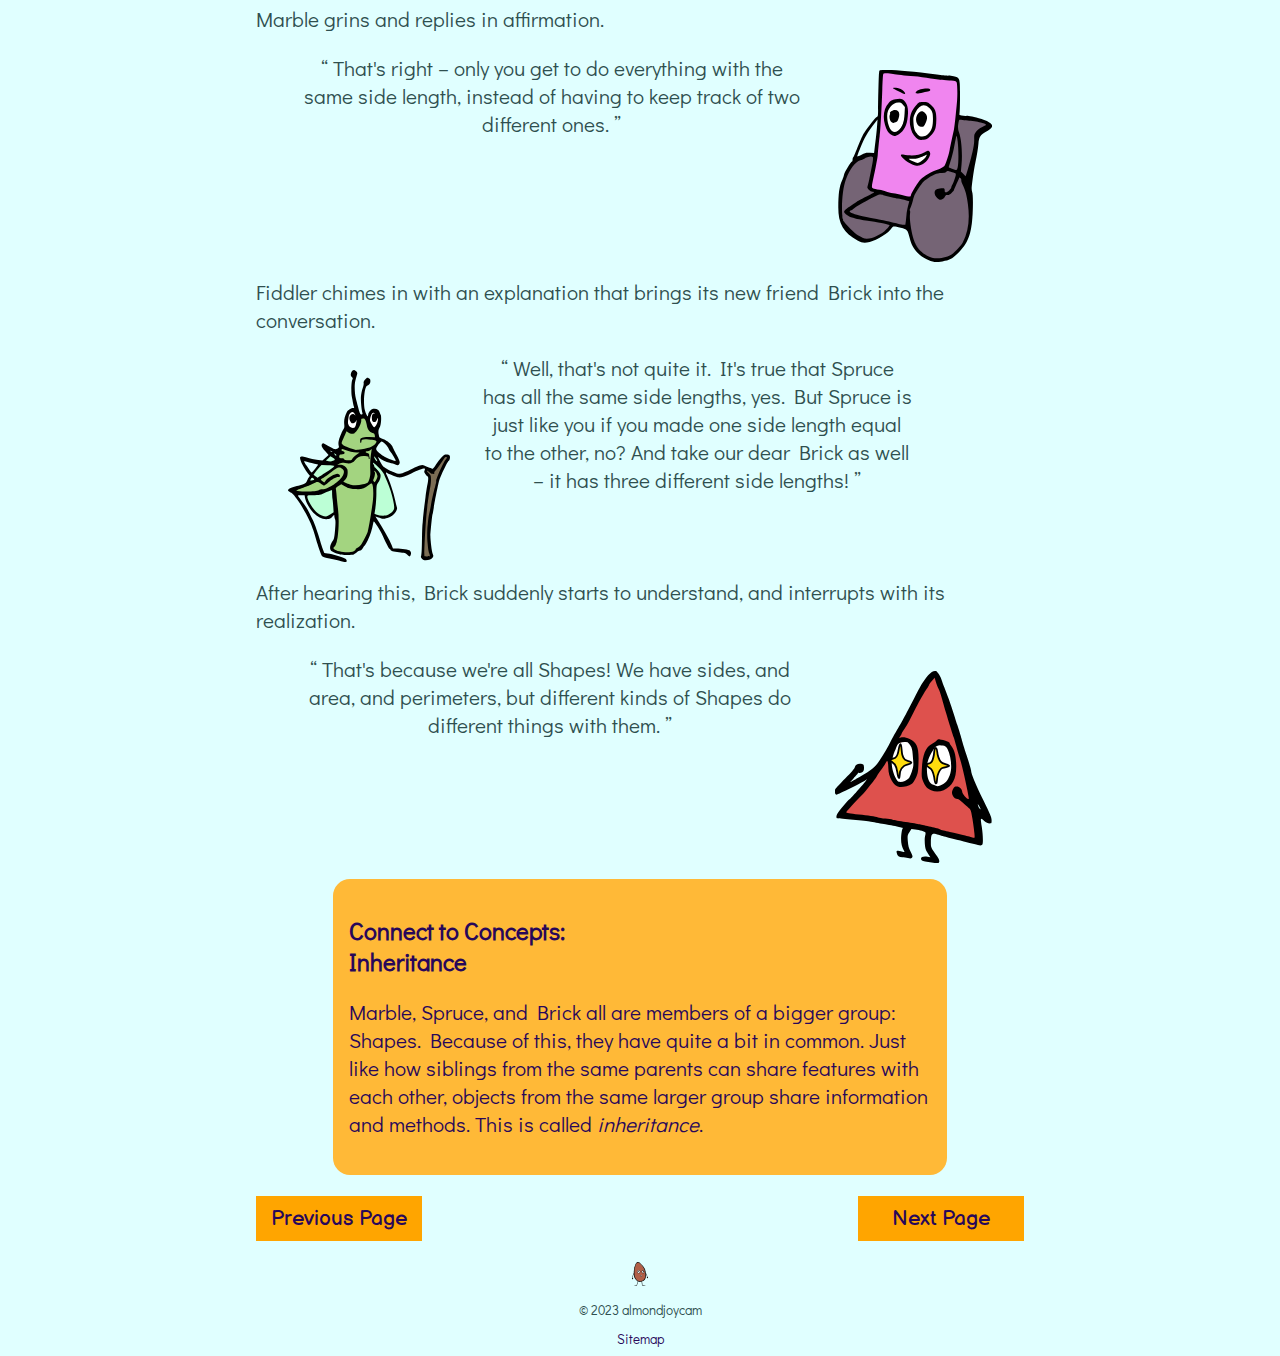
<file: tut/page04.html>
<!DOCTYPE html>
<html lang="en">
    <head>
        <meta charset="utf-8" />
        <meta name="viewport" content="width=device-width, initial-scale=1.0" />
        <title>Page 04 | Everything Is An Object!</title>
        <link rel="icon" href="../img/favicon.png" />
        <link
            rel="stylesheet"
            type="text/css"
            href="../css/style.css" />
    </head>
    <body>
        <header aria-label="Site Header">
            <nav role="navigation" aria-label="Site Navigation">
                <ul aria-label="Navigation Links">
                    <li class="logo">
                        <a href="../index.html">
                            <img
                                src="../img/almond-2.svg"
                                alt="Excited Camber" />Everything Is An Object!
                        </a>
                    </li>
                    <li class="has-submenu">
                        <a
                            href="../tut/page00.html"
                            aria-expanded="false"
                            class="submenu-toggle this">
                            Tutorial
                        </a>
                        <ul class="submenu">
                            <li>
                                <a href="../tut/page00.html">
                                    00: Introduction
                                </a>
                            </li>
                            <li>
                                <a href="../tut/page01.html">
                                    01: Secrets
                                </a>
                            </li>
                            <li>
                                <a href="../tut/page02.html">
                                    02: Chirp!
                                </a>
                            </li>
                            <li>
                                <a href="../tut/page03.html">
                                    03: Invitation
                                </a>
                            </li>
                            <li>
                                <a href="../tut/page04.html">
                                    04: Details
                                </a>
                            </li>
                            <li>
                                <a href="../tut/page05.html">
                                    05: Dinnertime
                                </a>
                            </li>
                        </ul>
                    </li>
                    <li>
                        <a href="../reference.html">Reference</a>
                    </li>
                    <li>
                        <a href="../resources.html">Resources</a>
                    </li>
                    <li><a href="../about.html">About</a></li>
                    <li><a href="../feedback.html">Feedback</a></li>
                </ul>
            </nav>
        </header>

        <main class="tut" aria-label="Story Page">
            <h1>04: Details</h1>

            <p class="narr" aria-label="Story Narration">
                Fiddler allows Marble and Spruce in with pleasure. It gestures
                grandly with three of its legs into its abode.
            </p>
            <img
                src="../img/fiddler-1.svg"
                alt="Fiddler welcomes the new guests in" />
            <p class="dial" aria-label="Fiddler's Dialogue">
                Welcome in, my dear rectangles!
            </p>
            <p class="narr" aria-label="Story Narration">
                Marble excitedly wheels into the main room.
            </p>
            <img
                src="../img/marble-1.svg"
                alt="Marble the Rectangle" />
            <p class="dial" aria-label="Marble's Dialogue">
                Thank you so much for having us over! I'm Marble, pleased to
                meet you!
            </p>
            <p class="narr" aria-label="Story Narration">
                Spruce, however, stops for a moment in the doorway.
            </p>
            <img
                src="../img/spruce-4.svg"
                alt="Spruce feels displeased" />
            <p class="dial" aria-label="Spruce's Dialogue">
                I'm sorry, but I'm actually a square. My name is Spruce. Thank
                you for the invitation.
            </p>
            <p class="narr" aria-label="Story Narration">
                Fiddler chuckles once again at Spruce's correction.
            </p>
            <img
                src="../img/fiddler-2.svg"
                alt="Fiddler talking pleasantly" />
            <p class="dial" aria-label="Fiddler's Dialogue">
                I know, I know. But it wouldn't be very efficient of me to call
                you all by the name of your most specific group, would it now?
                And besides, a square is just a very special kind of rectangle
                anyway, my dear Spruce.
            </p>
            <p class="narr" aria-label="Story Narration">
                Spruce pauses in contemplation; this had never occured to it
                before. It then turns to Marble.
            </p>
            <img src="../img/spruce-3.svg" alt="Dazed Spruce" />
            <p class="dial" aria-label="Spruce's Dialogue">
                Does that mean I can do the same kinds of things tha you can?
            </p>
            <p class="narr" aria-label="Story Narration">
                Marble grins and replies in affirmation.
            </p>
            <img
                src="../img/marble-2.svg"
                alt="Marble the Rectangle" />
            <p class="dial" aria-label="Marble's Dialogue">
                That's right &ndash; only you get to do everything with the same
                side length, instead of having to keep track of two different
                ones.
            </p>
            <p class="narr" aria-label="Story Narration">
                Fiddler chimes in with an explanation that brings its new friend
                Brick into the conversation.
            </p>
            <img src="../img/fiddler-3.svg" alt="Fiddler ponders" />
            <p class="dial" aria-label="Fiddler's Dialogue">
                Well, that's not quite it. It's true that Spruce has all the
                same side lengths, yes. But Spruce is just like you if you made
                one side length equal to the other, no? And take our dear Brick
                as well &ndash; it has three different side lengths!
            </p>
            <p class="narr" aria-label="Story Narration">
                After hearing this, Brick suddenly starts to understand, and
                interrupts with its realization.
            </p>
            <img src="../img/brick-2.svg" alt="Excited Brick" />
            <p class="dial" aria-label="Brick's Dialogue">
                That's because we're all Shapes! We have sides, and area, and
                perimeters, but different kinds of Shapes do different things
                with them.
            </p>

            <aside class="concept" aria-label="Concept Aside">
                <h2>Connect to Concepts:<br />Inheritance</h2>
                <p>
                    Marble, Spruce, and Brick all are members of a bigger
                    group: Shapes. Because of this, they have quite a bit in
                    common. Just like how siblings from the same parents can
                    share features with each other, objects from the same larger
                    group share information and methods. This is called
                    <em>inheritance</em>.
                </p>
            </aside>

            <nav role="navigation" aria-label="Story Navigation">
                <p class="prev button">
                    <a href="page03.html">Previous Page</a>
                </p>
                <p class="next button"><a href="page05.html">Next Page</a></p>
            </nav>
        </main>

        <footer aria-label="Site Footer">
            <img src="../img/almond-1.svg" alt="Smug Camber" />
            <p aria-label="Author">
                <small>&copy; 2023 almondjoycam</small>
            </p>
            <p aria-label="Site Map Link">
                <small><a href="../project.html">Sitemap</a></small>
            </p>
        </footer>

        <script src="../js/jquery-3.7.0.js"></script>
        <script src="../js/navmenu.js"></script>
    </body>
</html>
</file>
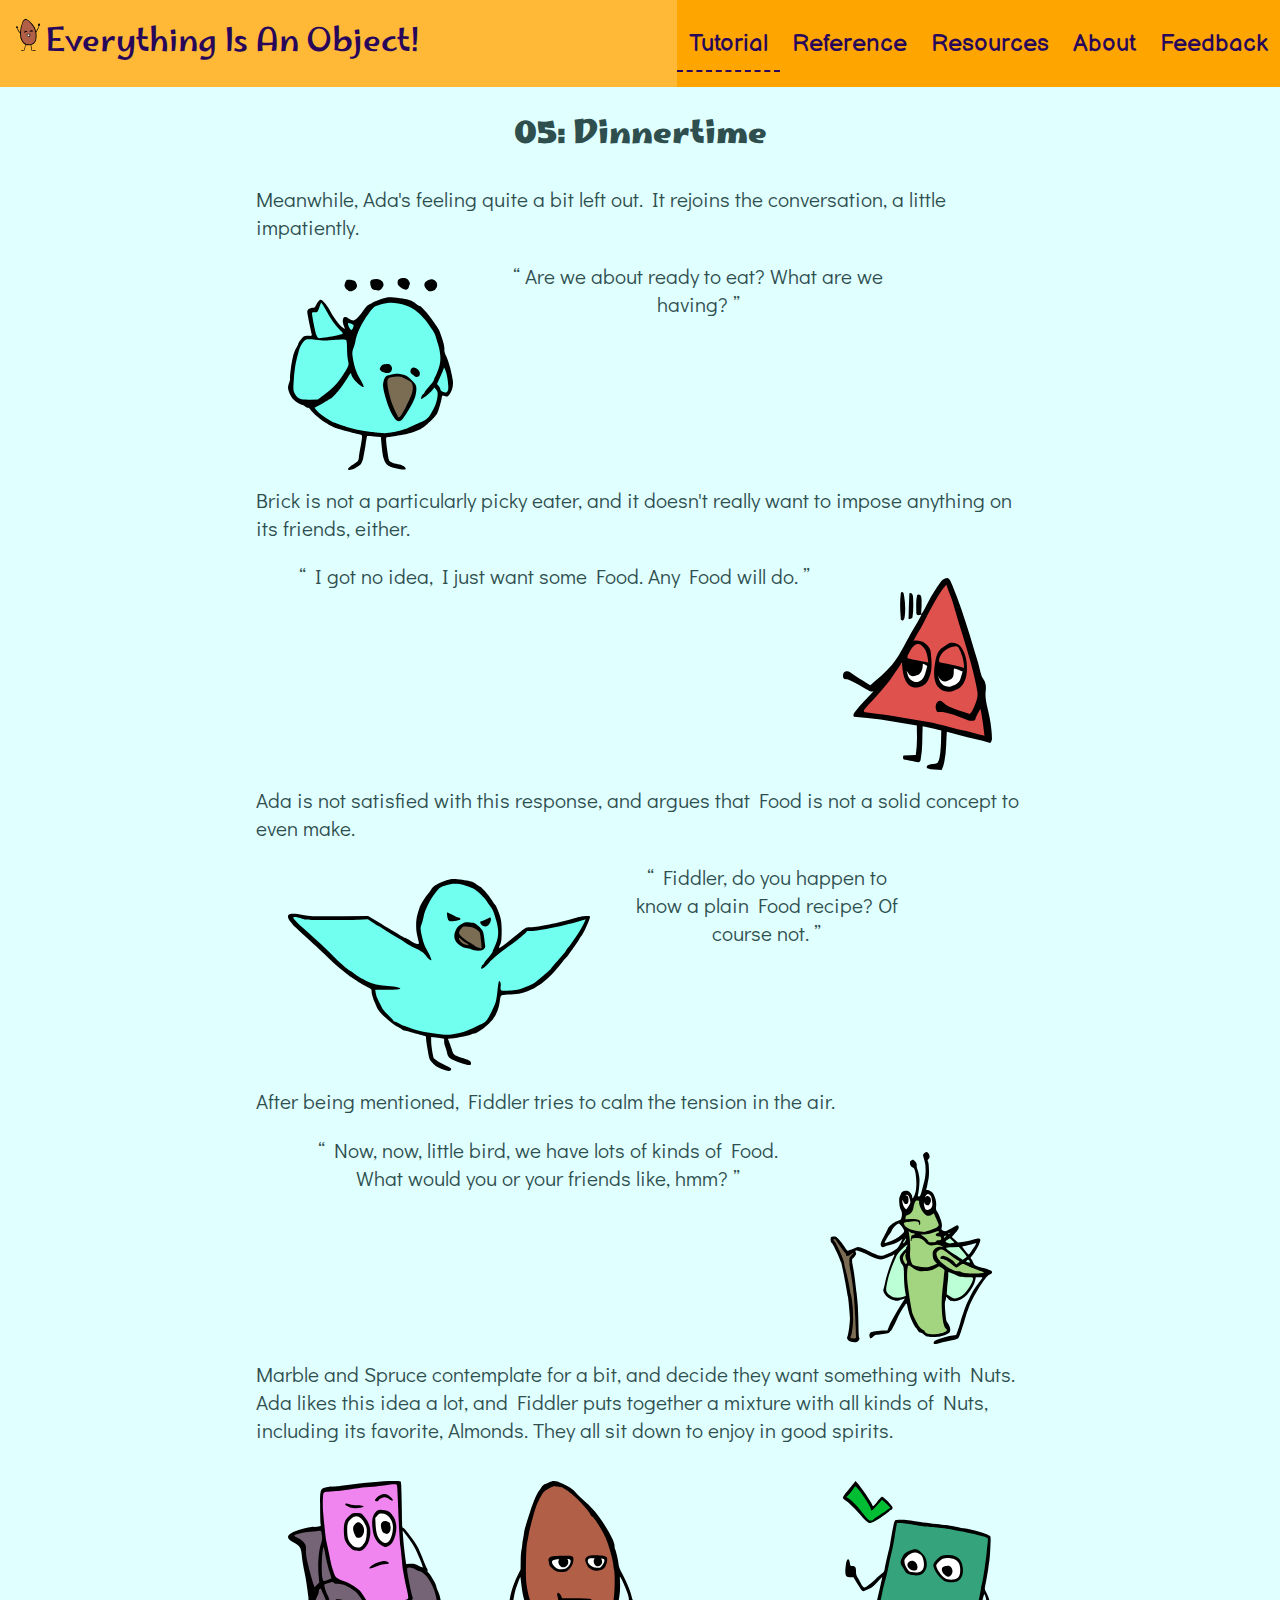
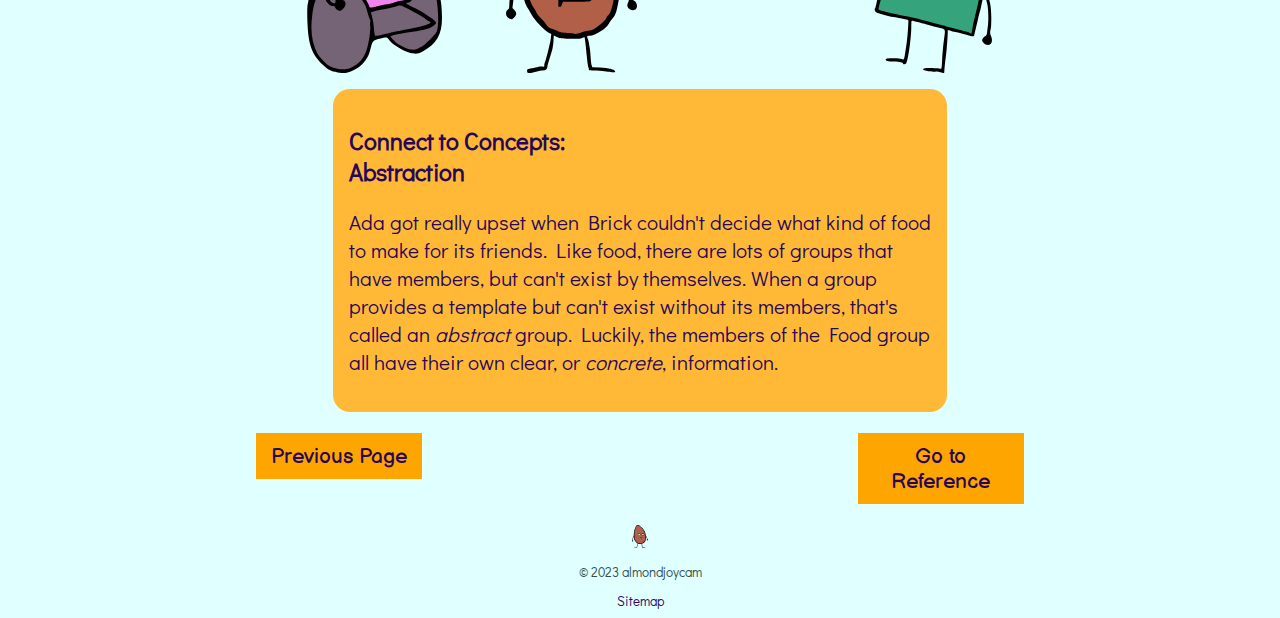
<file: tut/page05.html>
<!DOCTYPE html>
<html lang="en">
    <head>
        <meta charset="utf-8" />
        <meta name="viewport" content="width=device-width, initial-scale=1.0" />
        <title>Page 05 | Everything Is An Object!</title>
        <link rel="icon" href="../img/favicon.png" />
        <link
            rel="stylesheet"
            type="text/css"
            href="../css/style.css" />
    </head>
    <body>
        <header aria-label="Site Header">
            <nav role="navigation" aria-label="Site Navigation">
                <ul aria-label="Navigation Links">
                    <li class="logo">
                        <a href="../index.html">
                            <img
                                src="../img/almond-2.svg"
                                alt="Excited Camber" />Everything Is An Object!
                        </a>
                    </li>
                    <li class="has-submenu">
                        <a
                            href="../tut/page00.html"
                            aria-expanded="false"
                            class="submenu-toggle this">
                            Tutorial
                        </a>
                        <ul class="submenu">
                            <li>
                                <a href="../tut/page00.html">
                                    00: Introduction
                                </a>
                            </li>
                            <li>
                                <a href="../tut/page01.html">
                                    01: Secrets
                                </a>
                            </li>
                            <li>
                                <a href="../tut/page02.html">
                                    02: Chirp!
                                </a>
                            </li>
                            <li>
                                <a href="../tut/page03.html">
                                    03: Invitation
                                </a>
                            </li>
                            <li>
                                <a href="../tut/page04.html">
                                    04: Details
                                </a>
                            </li>
                            <li>
                                <a href="../tut/page05.html">
                                    05: Dinnertime
                                </a>
                            </li>
                        </ul>
                    </li>
                    <li>
                        <a href="../reference.html">Reference</a>
                    </li>
                    <li>
                        <a href="../resources.html">Resources</a>
                    </li>
                    <li><a href="../about.html">About</a></li>
                    <li><a href="../feedback.html">Feedback</a></li>
                </ul>
            </nav>
        </header>

        <main class="tut" aria-label="Story Page">
            <h1>05: Dinnertime</h1>

            <p class="narr" aria-label="Story Narration">
                Meanwhile, Ada's feeling quite a bit left out. It rejoins the
                conversation, a little impatiently.
            </p>
            <img
                src="../img/ada-3.svg"
                alt="Ada thinking about dinner" />
            <p class="dial" aria-label="Ada's Dialogue">
                Are we about ready to eat? What are we having?
            </p>
            <p class="narr" aria-label="Story Narration">
                Brick is not a particularly picky eater, and it doesn't really
                want to impose anything on its friends, either.
            </p>
            <img
                src="../img/brick-4.svg"
                alt="Brick doesn't know" />
            <p class="dial" aria-label="Brick's Dialogue">
                I got no idea, I just want some Food. Any Food will do.
            </p>
            <p class="narr" aria-label="Story Narration">
                Ada is not satisfied with this response, and argues that Food is
                not a solid concept to even make.
            </p>
            <img
                src="../img/ada-4.svg"
                alt="Ada didn't like that" />
            <p class="dial" aria-label="Ada's Dialogue">
                Fiddler, do you happen to know a plain Food recipe? Of course
                not.
            </p>
            <p class="narr" aria-label="Story Narration">
                After being mentioned, Fiddler tries to calm the tension in the
                air.
            </p>
            <img src="../img/fiddler-3.svg" alt="Fiddler ponders" />
            <p class="dial" aria-label="Fiddler's Dialogue">
                Now, now, little bird, we have lots of kinds of Food. What would
                you or your friends like, hmm?
            </p>
            <p class="narr" aria-label="Story Narration">
                Marble and Spruce contemplate for a bit, and decide they want
                something with Nuts. Ada likes this idea a lot, and Fiddler puts
                together a mixture with all kinds of Nuts, including its
                favorite, Almonds. They all sit down to enjoy in good spirits.
            </p>
            <img
                src="../img/marble-3.svg"
                alt="Marble is deciding..." />
            <img src="../img/spruce-2.svg" alt="Spruce approves" />
            <img
                src="../img/almond-4.svg"
                alt="This almond doesn't want to be eaten!" />

            <aside class="concept" aria-label="Concept Aside">
                <h2>Connect to Concepts:<br />Abstraction</h2>
                <p>
                    Ada got really upset when Brick couldn't decide what kind of
                    food to make for its friends. Like food, there are lots of
                    groups that have members, but can't exist by themselves.
                    When a group provides a template but can't exist without its
                    members, that's called an
                    <em>abstract</em> group. Luckily, the members of the Food
                    group all have their own clear, or <em>concrete</em>,
                    information.
                </p>
            </aside>

            <nav role="navigation" aria-label="Story Navigation">
                <p class="prev button">
                    <a href="page04.html">Previous Page</a>
                </p>
                <p class="next button">
                    <a href="../reference.html">Go to Reference</a>
                </p>
            </nav>
        </main>

        <footer aria-label="Site Footer">
            <img src="../img/almond-1.svg" alt="Smug Camber" />
            <p aria-label="Author">
                <small>&copy; 2023 almondjoycam</small>
            </p>
            <p aria-label="Site Map Link">
                <small><a href="../project.html">Sitemap</a></small>
            </p>
        </footer>

        <script src="../js/jquery-3.7.0.js"></script>
        <script src="../js/navmenu.js"></script>
    </body>
</html>
</file>
<file: css/style.css>
@charset "UTF-8";

/* Google Fonts */
@import url("https://fonts.googleapis.com/css2?family=Balsamiq+Sans&family=Didact+Gothic&family=Marhey:wght@500&display=swap");

/* defaults */
html {
    box-sizing: border-box;
    font-size: 1em;
}
* {
    box-sizing: inherit;
}
body {
    font-family: "Didact Gothic", "Avant Garde", "Trebuchet MS", sans-serif;
    background-color: lightcyan;
    color: darkslategrey;
    margin: 0;
}

/* nav */
header {
    width: 100%;
}
nav ul {
    width: 100%;
    display: flex;
    flex-flow: column wrap;
    background-color: orange;
    margin: 0;
    padding: 0;
    justify-content: center;
    align-items: center;
}
nav ul li {
    display: block;
    margin: 0;
    padding: 0;
    color: #28075a;
    height: 100%;
}
nav ul li.logo {
    flex-grow: 10;
    margin: 0;
    font-family: "Marhey", fantasy;
}
nav ul li img {
    height: 1em;
    margin-right: 5px;
}
nav ul li a {
    text-decoration: none;
    text-align: center;
    padding: 0.5em;
    display: inline-block;
}
nav ul li a.this {
    border-bottom: 2px dashed #28075a;
}
nav ul li a:link,
:visited {
    color: #28075a;
}
nav ul li:hover,
nav ul li:active,
nav ul li:focus {
    background-color: #ffb937;
}
nav ul li.has-submenu {
    position: relative;
}
nav ul.submenu {
    display: none;
}
nav ul li.has-submenu:hover ul,
nav ul li.has-submenu.open ul {
    display: block;
}

@media screen and (min-width: 1024px) {
    nav ul {
        flex-flow: row wrap;
        justify-content: flex-end;
        text-align: left;
        align-items: baseline;
    }
    nav ul li {
        font-size: 1.5em;
        font-family: 'Balsamiq Sans';
    }
    nav ul li.logo {
        font-size: 2em;
    }
    nav ul.submenu {
        position: absolute;
        font-size: 1rem;
        width: max-content;
        box-shadow: 0px 8px 16px 0px rgba(0,0,0,0.2);
        z-index: 1;
    }
}

/* main */
main {
    margin: 1em;
}
main img {
    height: 30vw;
    width: auto;
}
main h1 {
    font-size: 10vw;
}
main a {
    text-decoration: none;
}
main a:link,
main a:visited {
    color: #28075a;
}
main a:hover,
main a:active,
main a:focus {
    border-bottom: 1px dotted #28075a;
}
aside {
    margin: 1em;
    padding: 1em;
    background-color: #ffb937;
    color: #28075a;
    border-radius: 17px;
}

@media screen and (min-width: 400px) {
    main h1 {
        font-size: 2em;
    }
}
@media screen and (min-width: 768px) {
    main {
        width: 60vw;
        margin: auto;
    }
    main h1 {
        font-family: "Marhey", fantasy;
        text-align: center;
    }
    main img {
        height: 15vw;
    }
}
@media screen and (min-width: 1024px) {
    main p {
        font-size: 1.3em;
    }
}

/* main buttons */
main .button {
    margin-top: 1em;
    padding: 0.5em;
    width: 8em;
    text-align: center;
    background-color: orange;
}
main .button a {
    text-decoration: none;
}
main .button a:link,
main .button a:visited {
    color: #28075a;
}
main .button:hover,
main .button:active,
main .button:focus {
    background-color: #ffb937;
}
main .begin {
    margin: auto;
}
main .prev {
    float: left;
}
main .next {
    float: right;
}

@media screen and (min-width: 768px) {
    main .button {
        font-family: 'Balsamiq Sans';
    }
    main .begin {
        font-size: 1.5em;
    }
}

/* home specific */
main.home img {
    margin: auto;
}

/* tut specific */
main.tut p.narr {
    clear: both;
}
main.tut p.dial {
    quotes: '\201C' '\201D';
    width: 80%;
    margin: 0 2em;
    text-align: center;
}
main.tut p.dial::before {
    content: open-quote;
}
main.tut p.dial::after {
    content: close-quote;
}
main.tut img {
    display: block;
    margin: auto;
}
main.tut nav {
    clear: both;
    width: 100%;
}
main.tut aside {
    float: none;
    clear: both;
    width: auto;
}

@media screen and (min-width: 480px) {
    main.tut img {
        margin: 1em 2em;
    }
    main.tut img:nth-of-type(odd) {
        float: left;
    }
    main.tut img:nth-of-type(even) {
        float: right;
        transform: scaleX(-1);
    }
}
@media screen and (min-width: 1024px)
{
    main.tut aside {
        width: 80%;
        margin: auto;
    }
}

/* ref specific */
aside li {
    display: block;
}
aside a {
    text-decoration: none;
    color: #28075a;
}
aside a:hover,
aside a:active,
aside a:focus {
    border-bottom: 1px dotted #28075a;
}

table {
    padding: 0.5em;
    width: 100%;
    background-color: #c0f3f3;
    border: 1px solid darkslategrey;
    border-collapse: collapse;
}
tr {
    border: 1px solid darkslategrey;
}
th {
    width: 25%;
    text-align: center;
}
th, td {
    padding: 5px;
}

@media screen and (min-width: 992px) {
    aside.ref {
        float: left;
        position: sticky;
        top: 1em;
        left: 1em;
        width: 20vw;
    }
    main.ref {
        margin-left: 25vw;
    }
    main.ref section {
        width: 60%;
    }
    main.ref section:nth-child(odd) {
        float: right;
    }
    main.ref section:nth-child(even) {
        float: left;
    }
}

/* res specific */
iframe {
    border: none;
    width: 80vw;
    height: 45vw;
    margin-top: 0.5em;
}
div#transcript {
    height: 25vh;
    width: 80vw;
    overflow: scroll;
    padding: 0.5em;
    background-color: #c0f3f3;
    border: 1px solid darkslategrey;
    font-style: italic;
}
dt {
    font-weight: bold;
    margin: 0.5em 0;
}
dd {
    margin-left: 0;
}

@media screen and (min-width: 768px) {
    iframe {
        width: 560px;
        height: 315px;
    }
    div#transcript {
        width: 54vw;
    }
    dd {
        margin-left: 1em;
    }
}
@media screen and (min-width: 1024px) {
    div#transcript {
        width: 530px;
    }
    dt, dd {
        font-size: 1.3em;
        line-height: 1.3;
    }
    dd p {
        font-size: 1em;
    }
}

/* feedback specific */
fieldset ol {
    list-style-type: none;
    padding: 0;
}
fieldset {
    border: none;
    display: block;
    padding: 1em;
}
label, input, select, textarea {
    display: block;
    width: 100%;
    margin: 0.5em 0;
    font: inherit;
}
input, select, textarea {
    padding: 0.5em;
}
textarea {
    min-height: 25vh;
    resize: vertical;
}
input[type=submit] {
    margin: auto;
    margin-top: 1em;
    padding: 0.5em;
    width: max-content;
    text-align: center;
    background-color: orange;
    color: #28075a;
    border: none;
    border-bottom: 1px solid orange;
}
input[type=submit]:hover,
input[type=submit]:active,
input[type=submit]:focus {
    background-color: #ffb937;
    border-bottom: 1px dotted #28075a;
}

@media screen and (min-width: 768px) {
    fieldset ol li {
        display: grid;
        grid-template-columns: 25% 75%;
    }
    label {
        grid-column: 1 / 2;
    }
    input, select, textarea {
        grid-column: 2 / 3;
    }
    input[type=submit] {
        font-family: 'Balsamiq Sans';
    }
}

/* footer */
footer {
    clear: both;
    width: 100%;
    margin-top: 1em;
    text-align: center;
}
footer p {
    margin: 0.5em;
    padding: 0;
}
footer img {
    width: 1em;
    height: auto;
}
footer a {
    color: #28075a;
    text-decoration: none;
}
footer a:hover,
footer a:active,
footer a:focus {
    border-bottom: 1px dotted #28075a;
}
</file>
